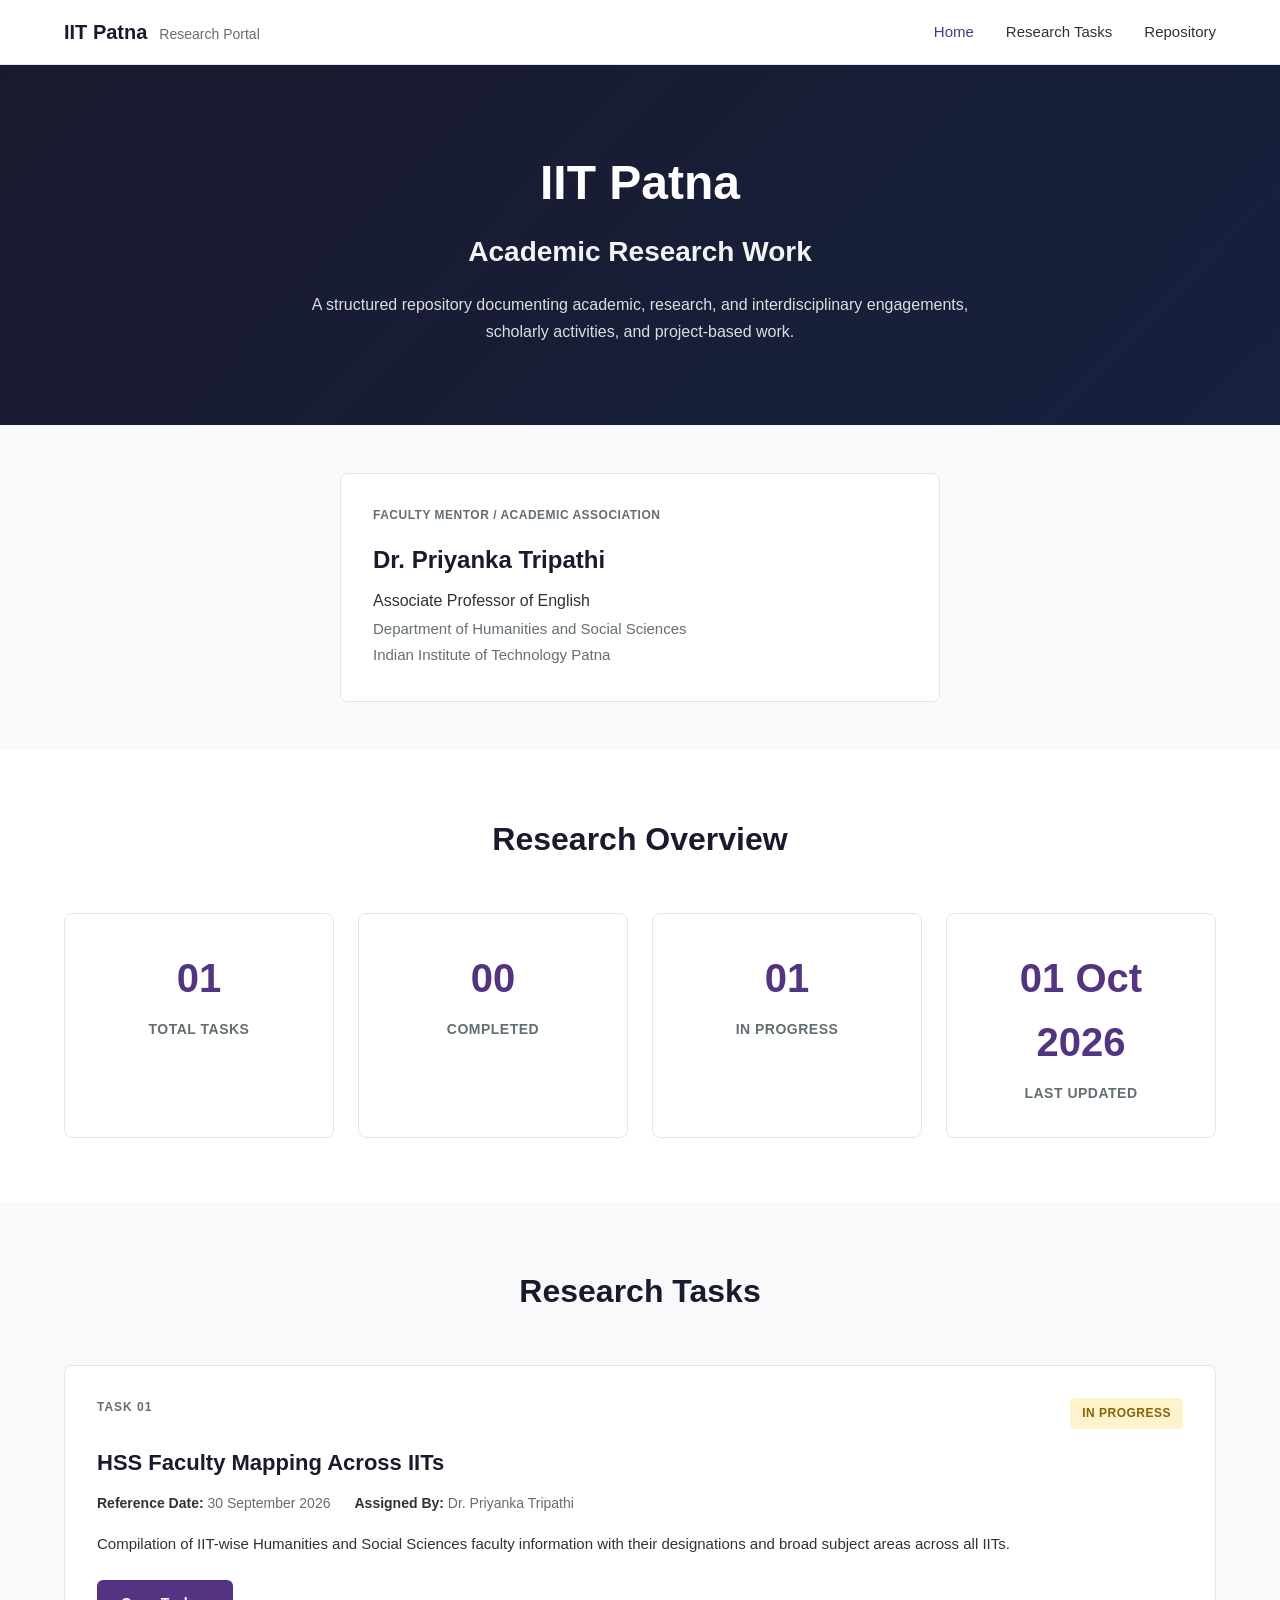
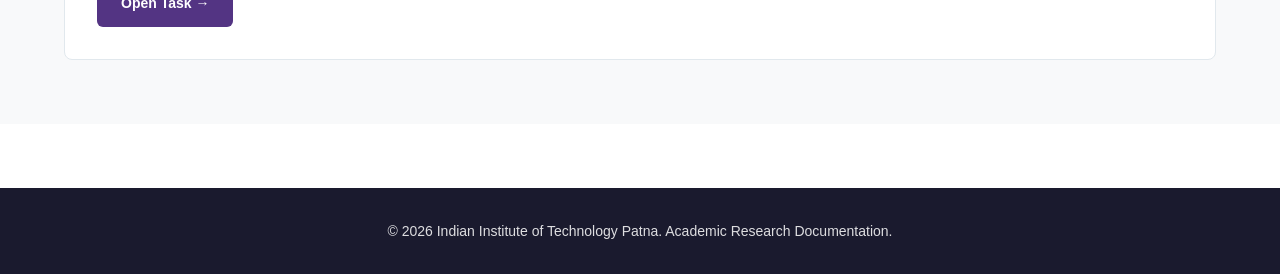
<file: index.html>
<!DOCTYPE html>
<html lang="en">
<head>
    <meta charset="UTF-8">
    <meta name="viewport" content="width=device-width, initial-scale=1.0">
    <title>IIT Patna – Academic Research Work</title>
    <link rel="stylesheet" href="assets/css/main.css">
</head>
<body>
    <nav class="navbar">
        <div class="container">
            <div class="nav-brand">
                <span class="nav-logo">IIT Patna</span>
                <span class="nav-title">Research Portal</span>
            </div>
            <ul class="nav-menu">
                <li><a href="index.html" class="active">Home</a></li>
                <li><a href="#tasks">Research Tasks</a></li>
                <li><a href="https://github.com" target="_blank">Repository</a></li>
            </ul>
        </div>
    </nav>

    <header class="hero">
        <div class="container">
            <div class="hero-content">
                <h1 class="hero-title">IIT Patna</h1>
                <h2 class="hero-subtitle">Academic Research Work</h2>
                <p class="hero-description">A structured repository documenting academic, research, and interdisciplinary engagements, scholarly activities, and project-based work.</p>
            </div>
        </div>
    </header>

    <section class="mentor-section">
        <div class="container">
            <div class="mentor-card">
                <div class="mentor-label">Faculty Mentor / Academic Association</div>
                <h3 class="mentor-name" id="mentorName">Dr. Priyanka Tripathi</h3>
                <p class="mentor-title" id="mentorTitle">Associate Professor of English</p>
                <p class="mentor-dept" id="mentorDept">Department of Humanities and Social Sciences</p>
                <p class="mentor-inst" id="mentorInst">Indian Institute of Technology Patna</p>
            </div>
        </div>
    </section>

    <section class="statistics">
        <div class="container">
            <h2 class="section-title">Research Overview</h2>
            <div class="stats-grid">
                <div class="stat-card">
                    <div class="stat-value" id="totalTasks">02</div>
                    <div class="stat-label">Total Tasks</div>
                </div>
                <div class="stat-card">
                    <div class="stat-value" id="completedTasks">00</div>
                    <div class="stat-label">Completed</div>
                </div>
                <div class="stat-card">
                    <div class="stat-value" id="inProgressTasks">01</div>
                    <div class="stat-label">In Progress</div>
                </div>
                <div class="stat-card">
                    <div class="stat-value" id="lastUpdated">01 Oct 2026</div>
                    <div class="stat-label">Last Updated</div>
                </div>
            </div>
        </div>
    </section>

    <section class="tasks-section" id="tasks">
        <div class="container">
            <h2 class="section-title">Research Tasks</h2>
            <div class="tasks-grid" id="tasksGrid">
                <!-- Tasks will be loaded dynamically -->
            </div>
        </div>
    </section>

    <footer class="footer">
        <div class="container">
            <p>&copy; 2026 Indian Institute of Technology Patna. Academic Research Documentation.</p>
        </div>
    </footer>

    <script src="assets/js/main.js"></script>
</body>
</html>
</file>
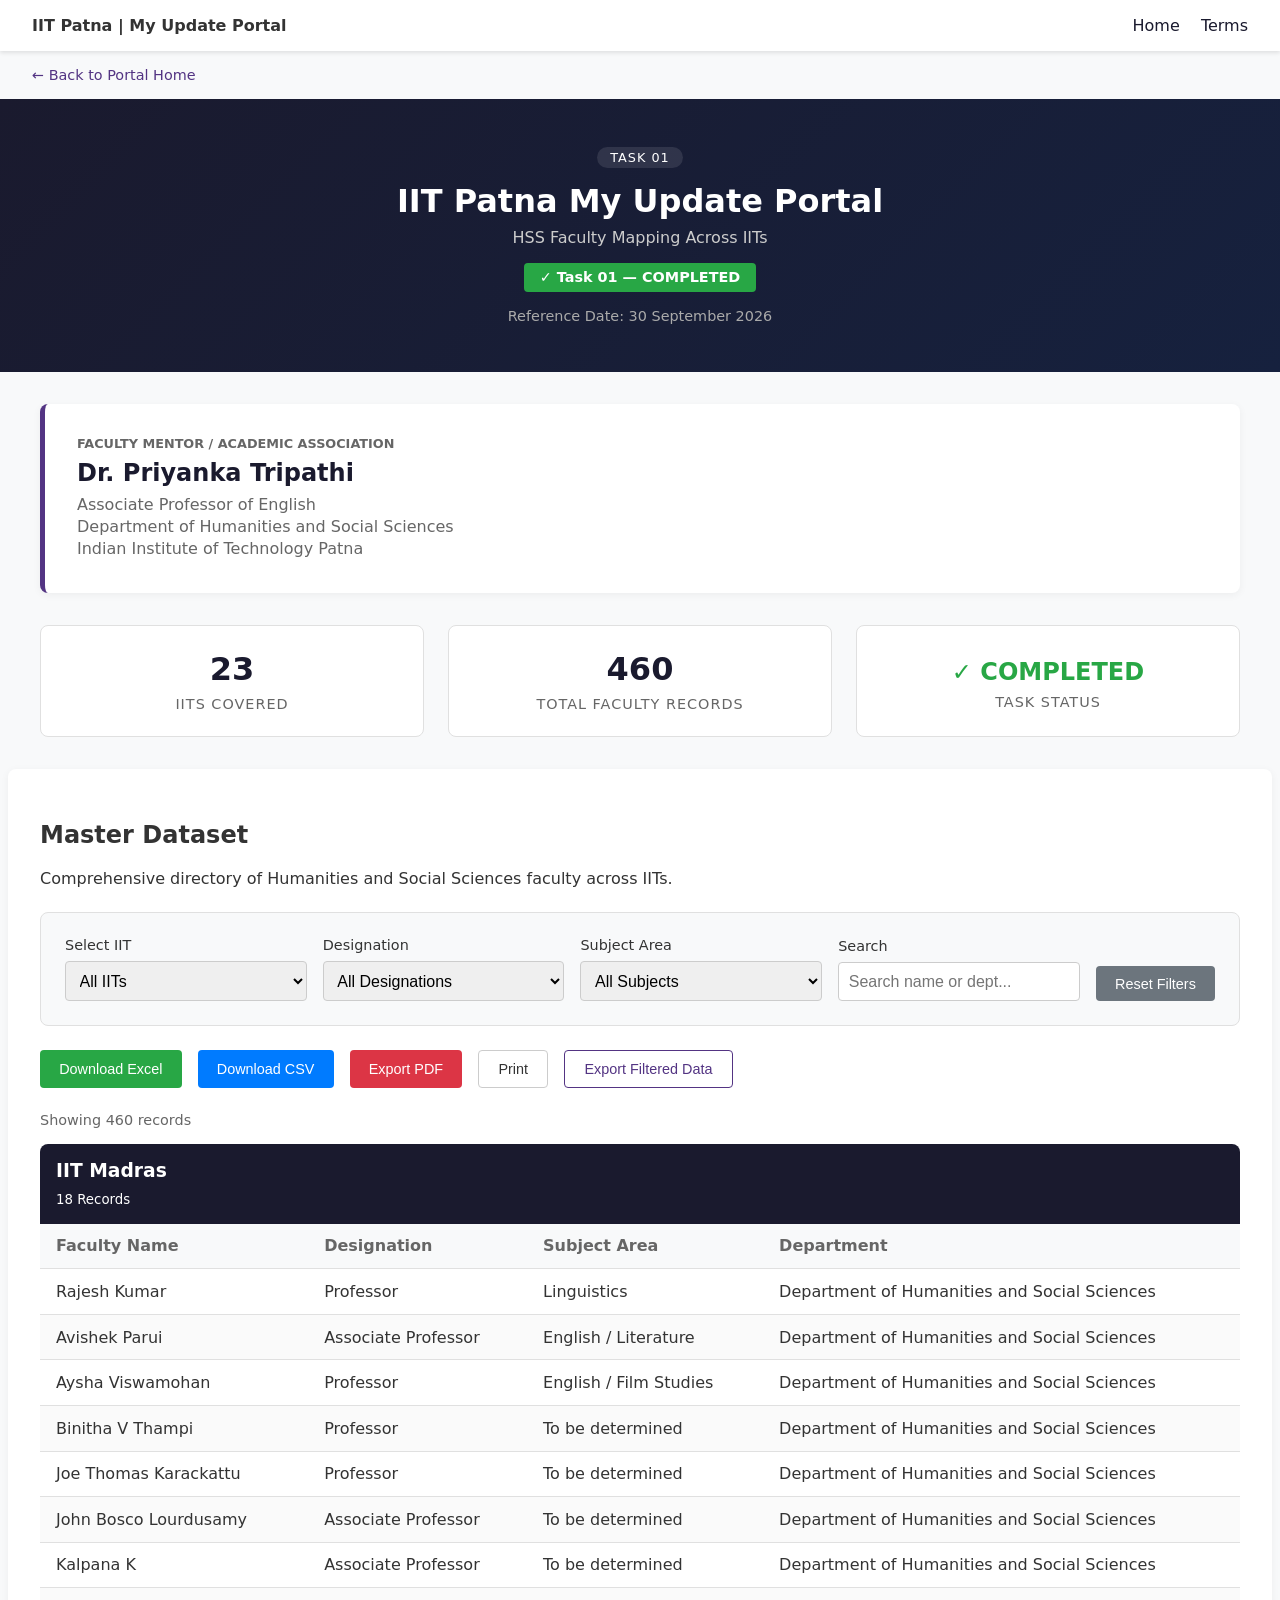
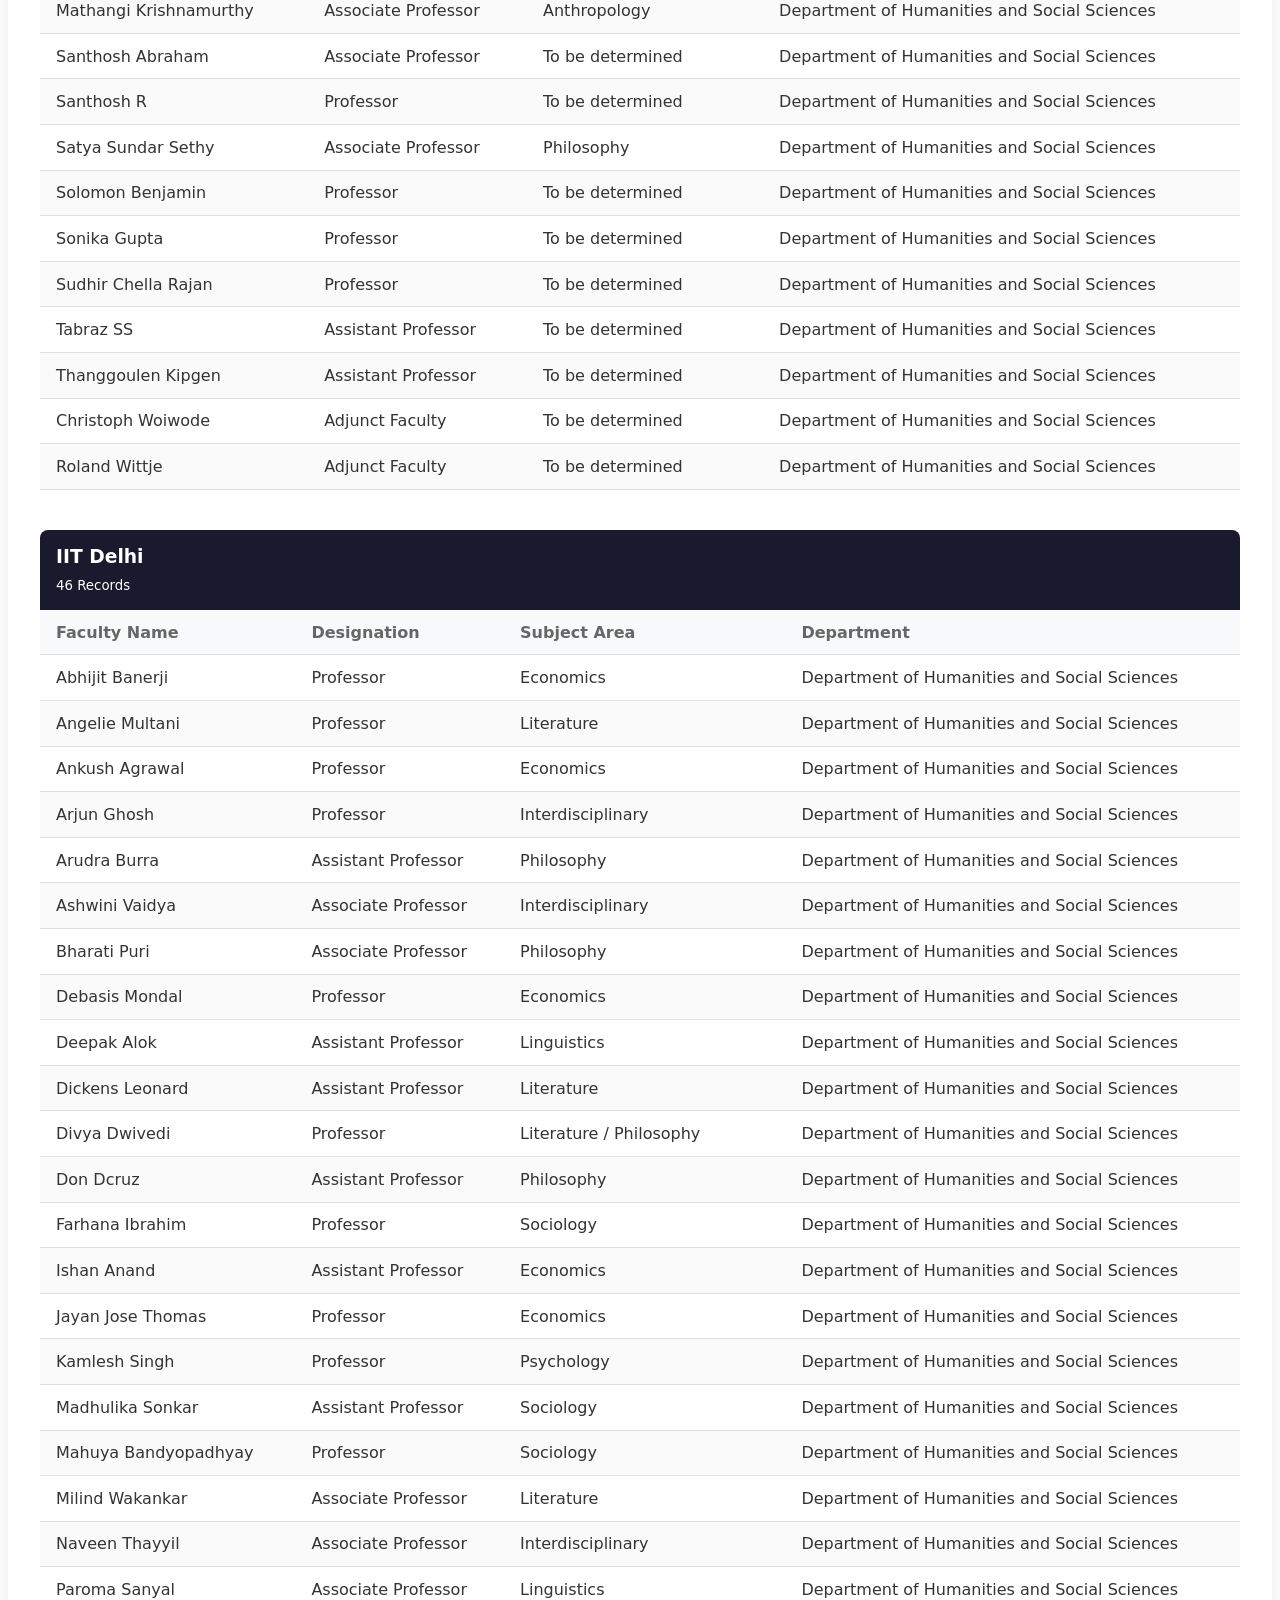
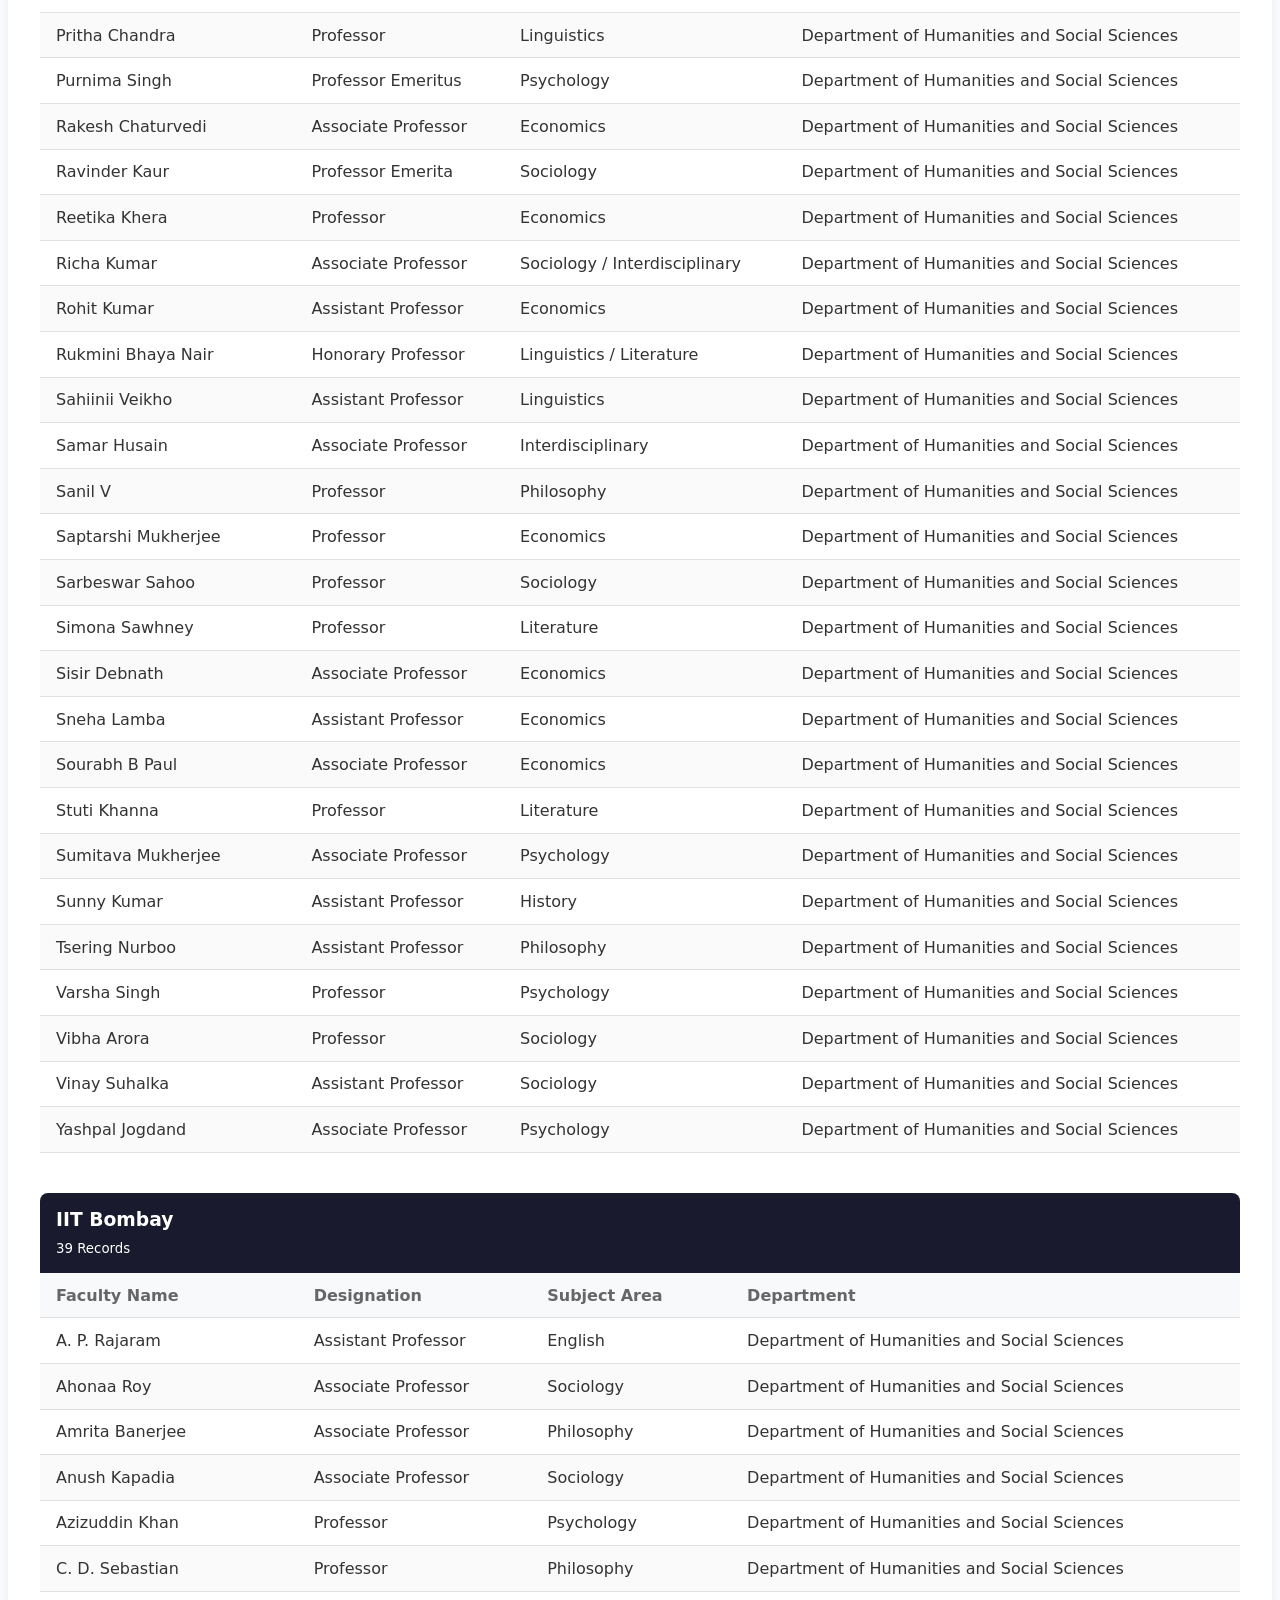
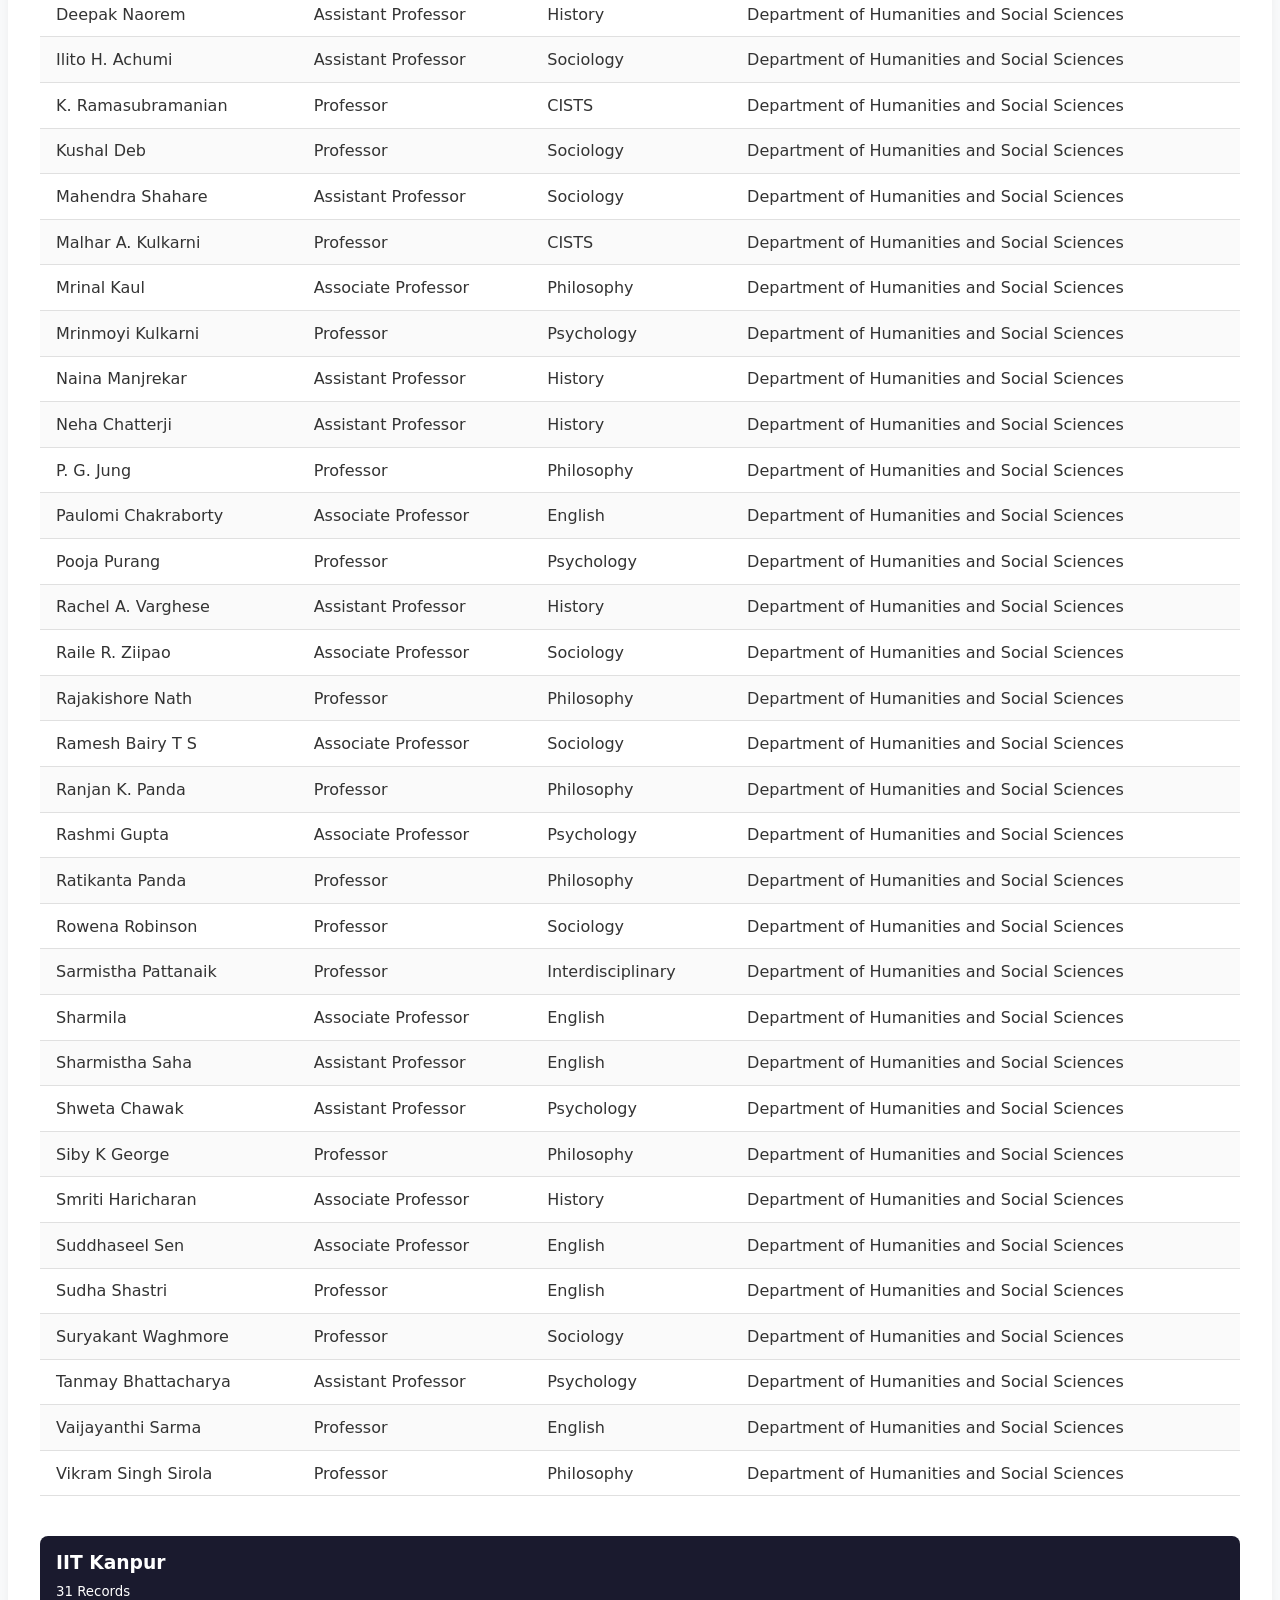
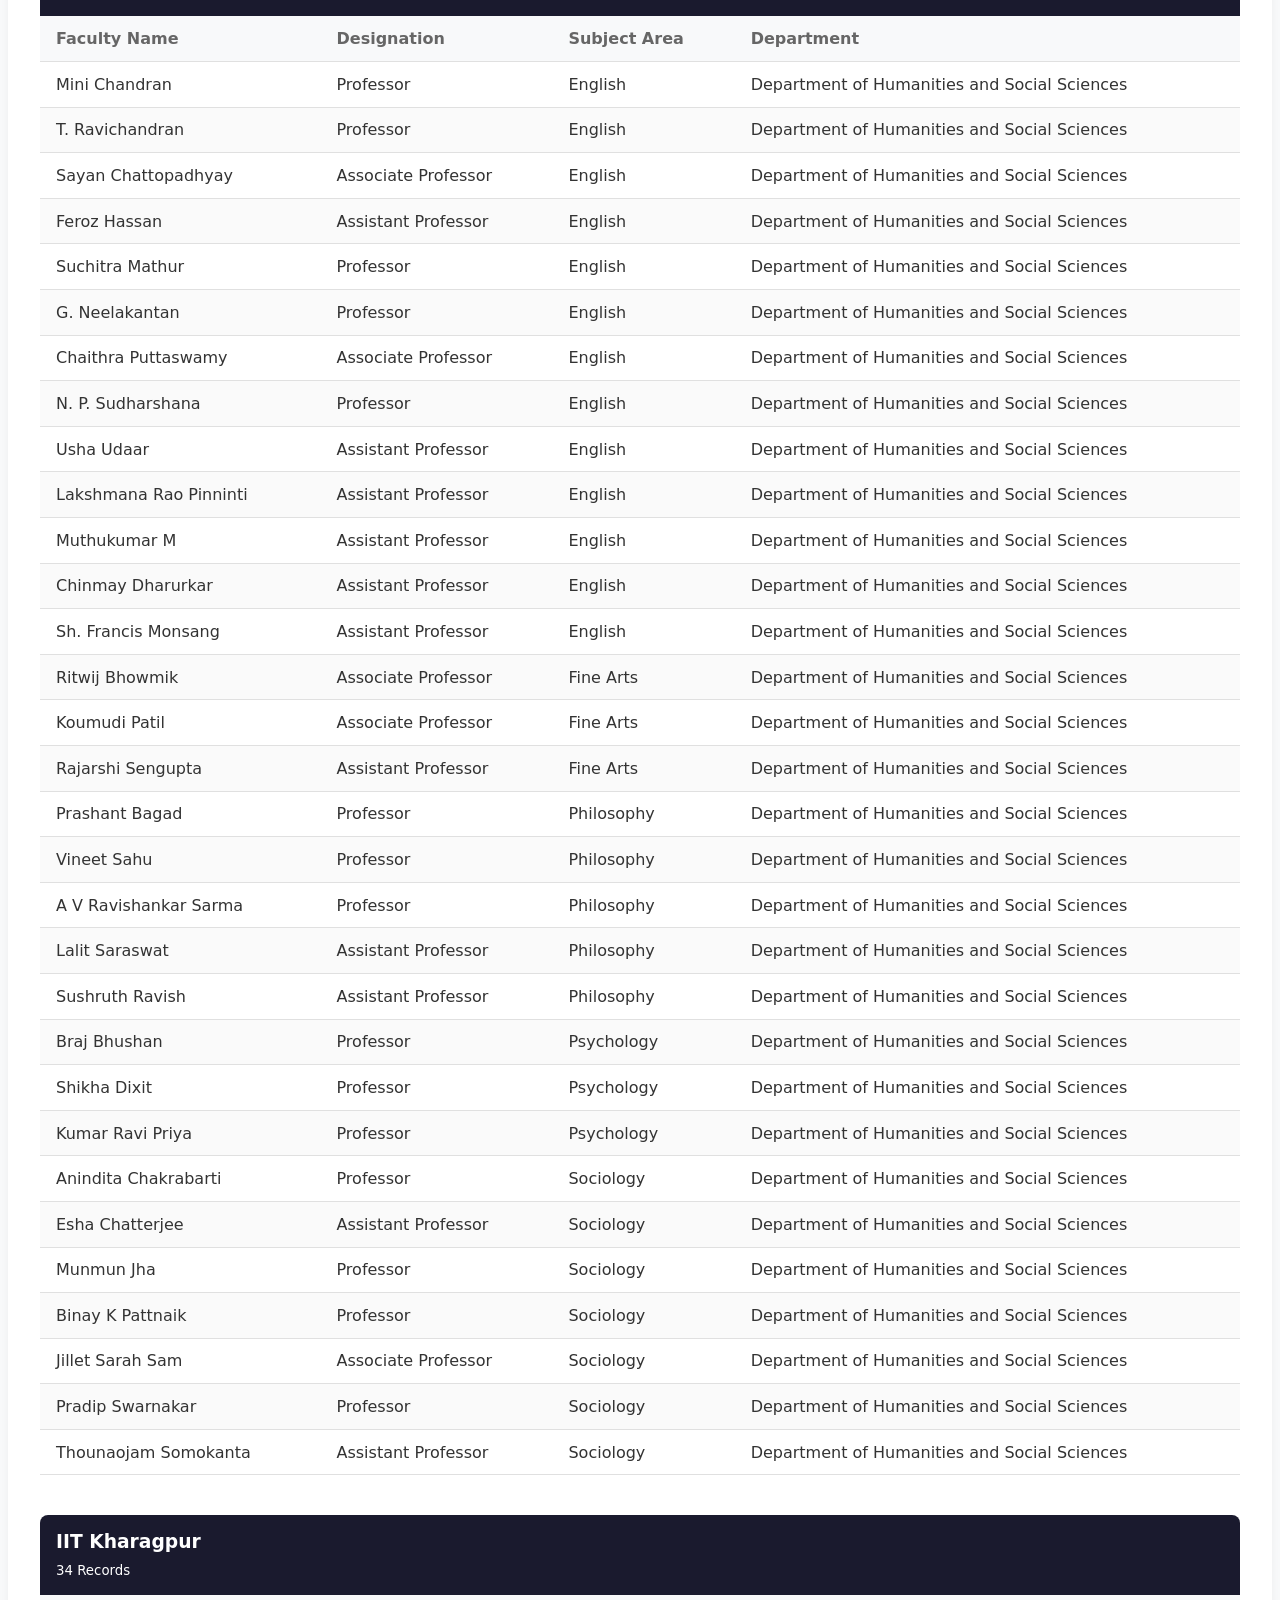
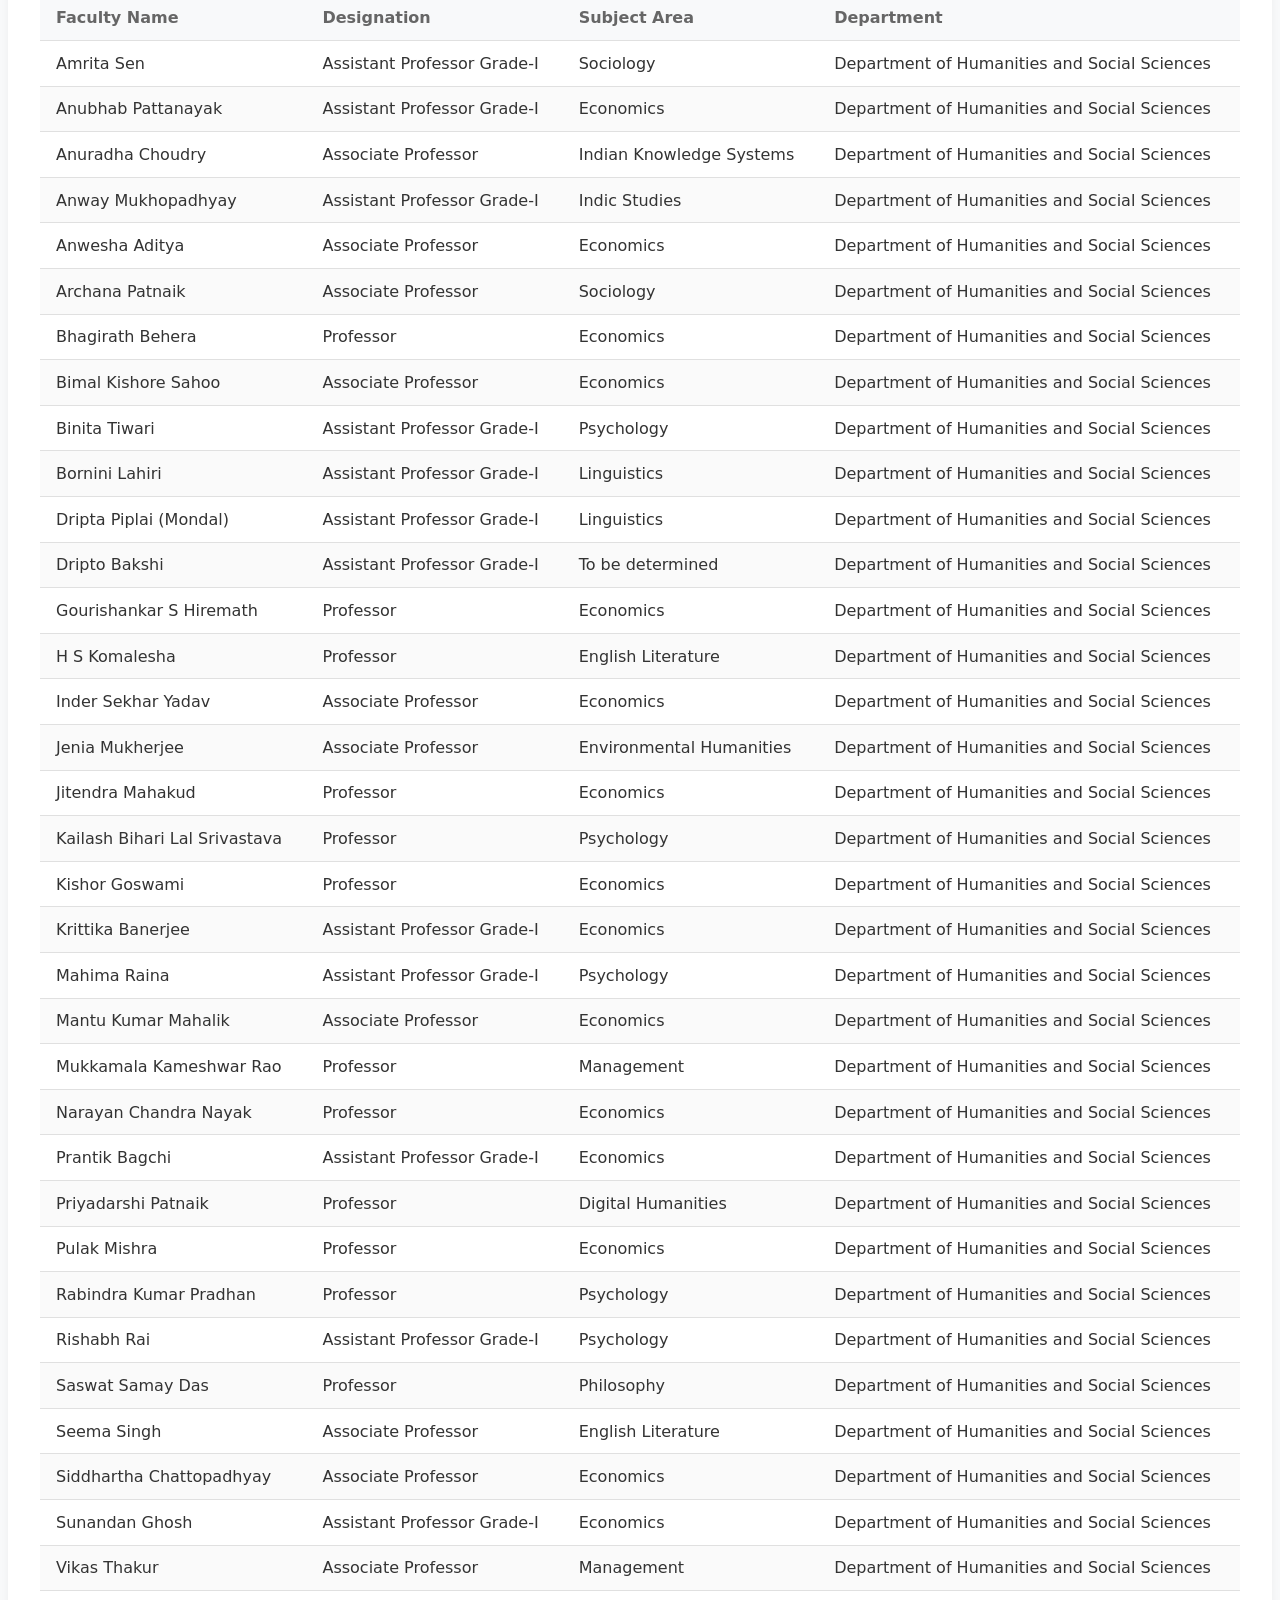
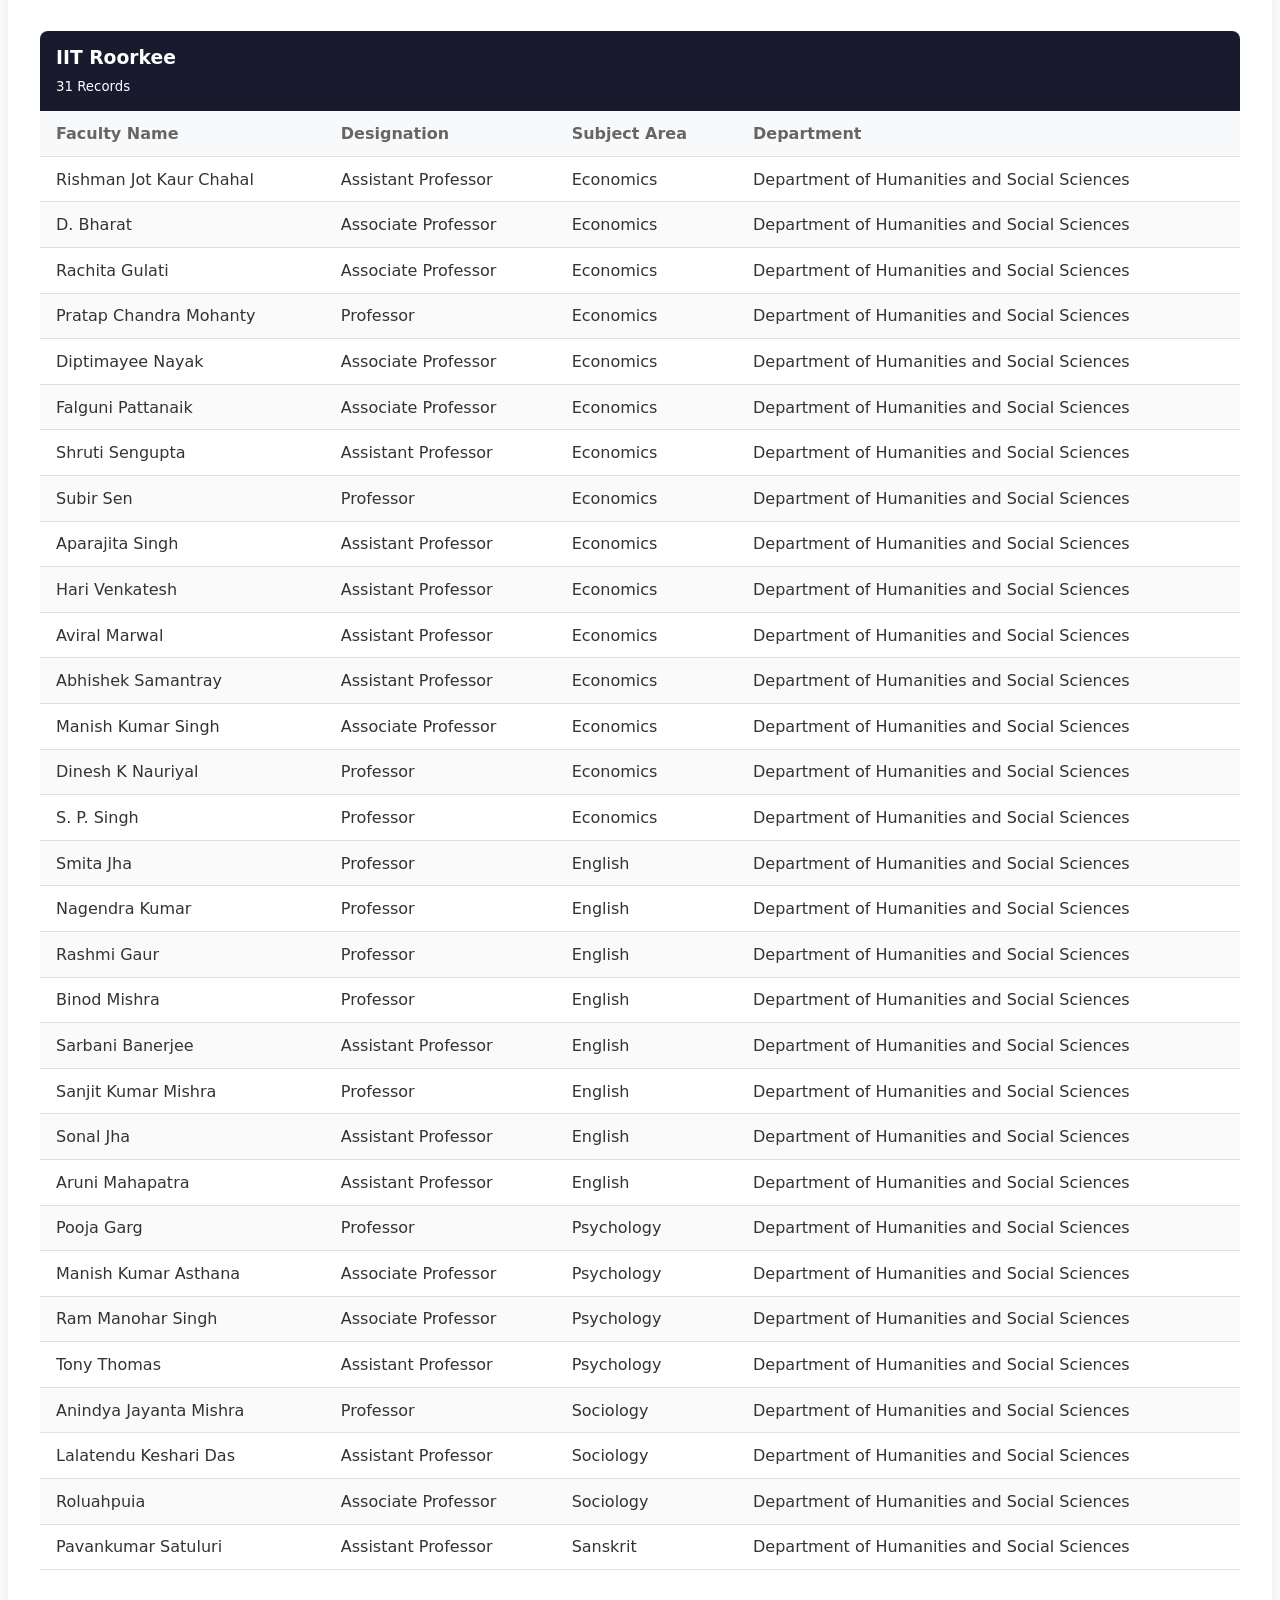
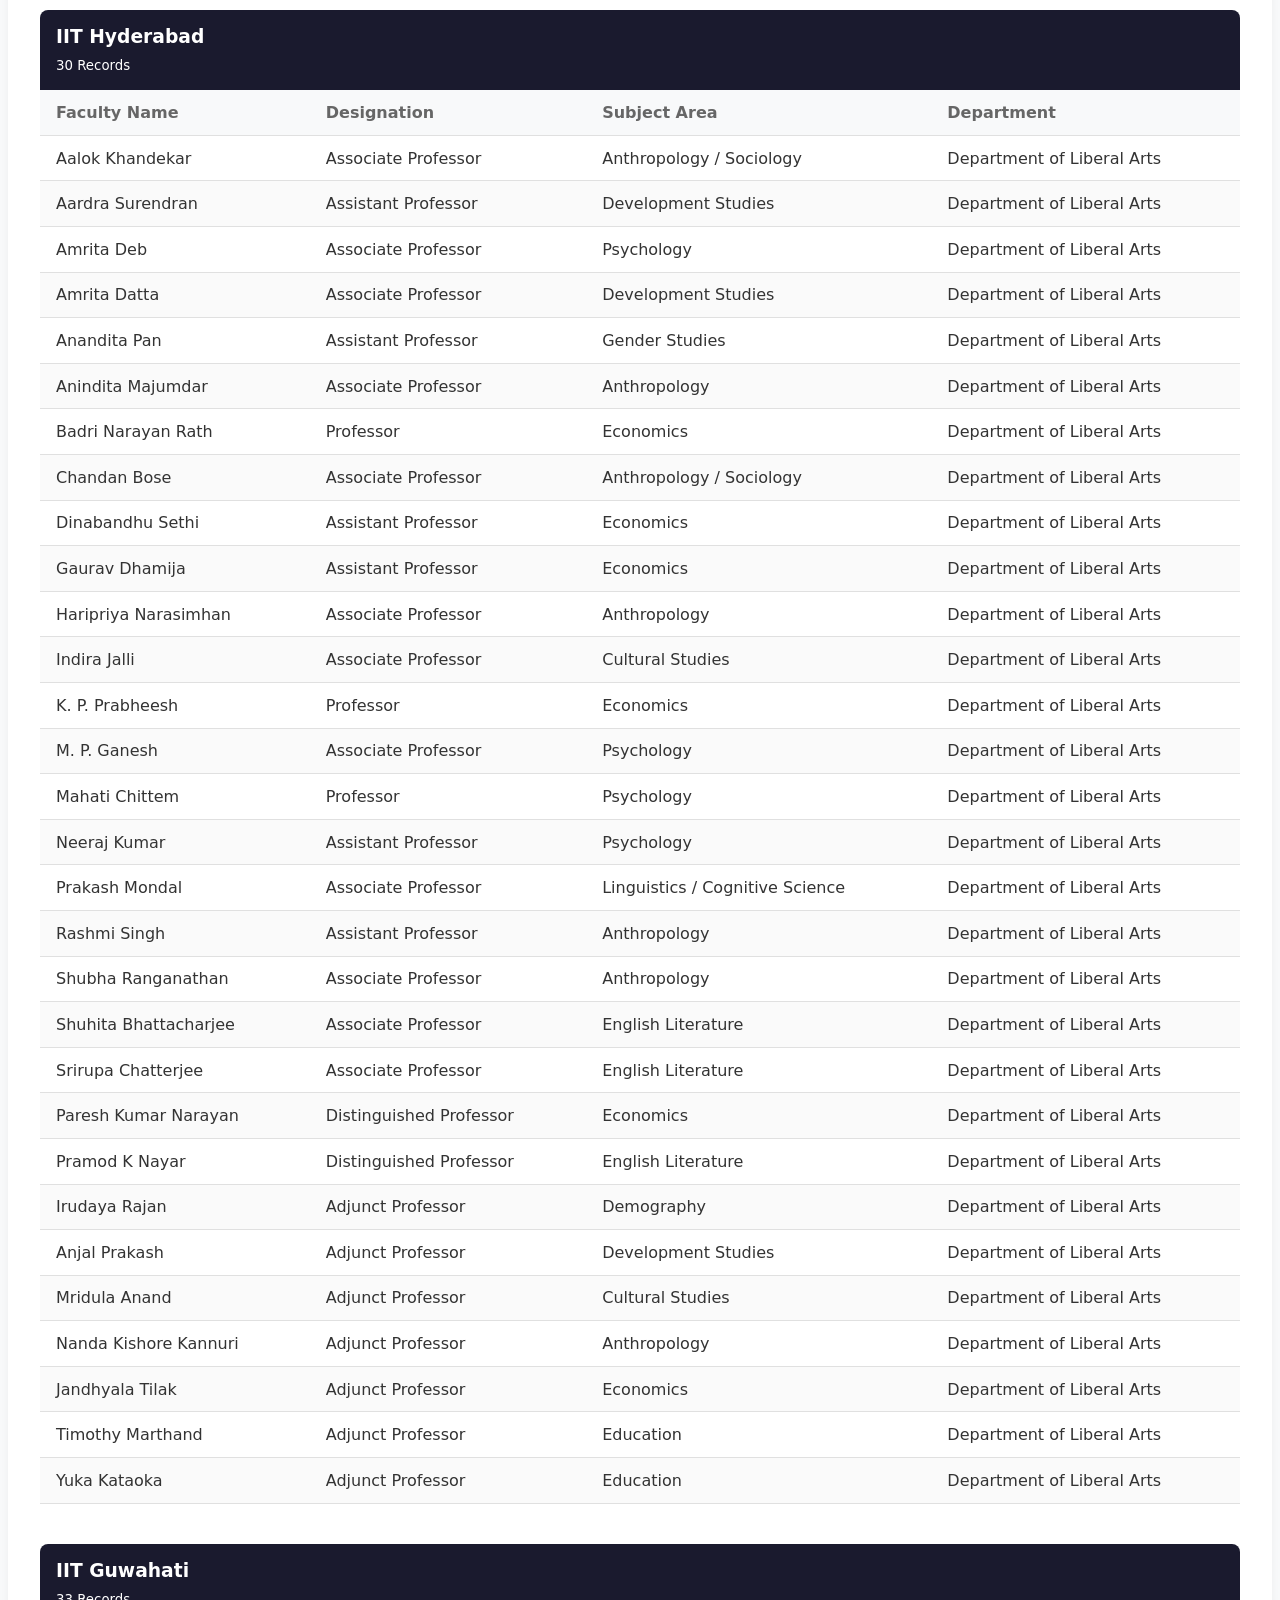
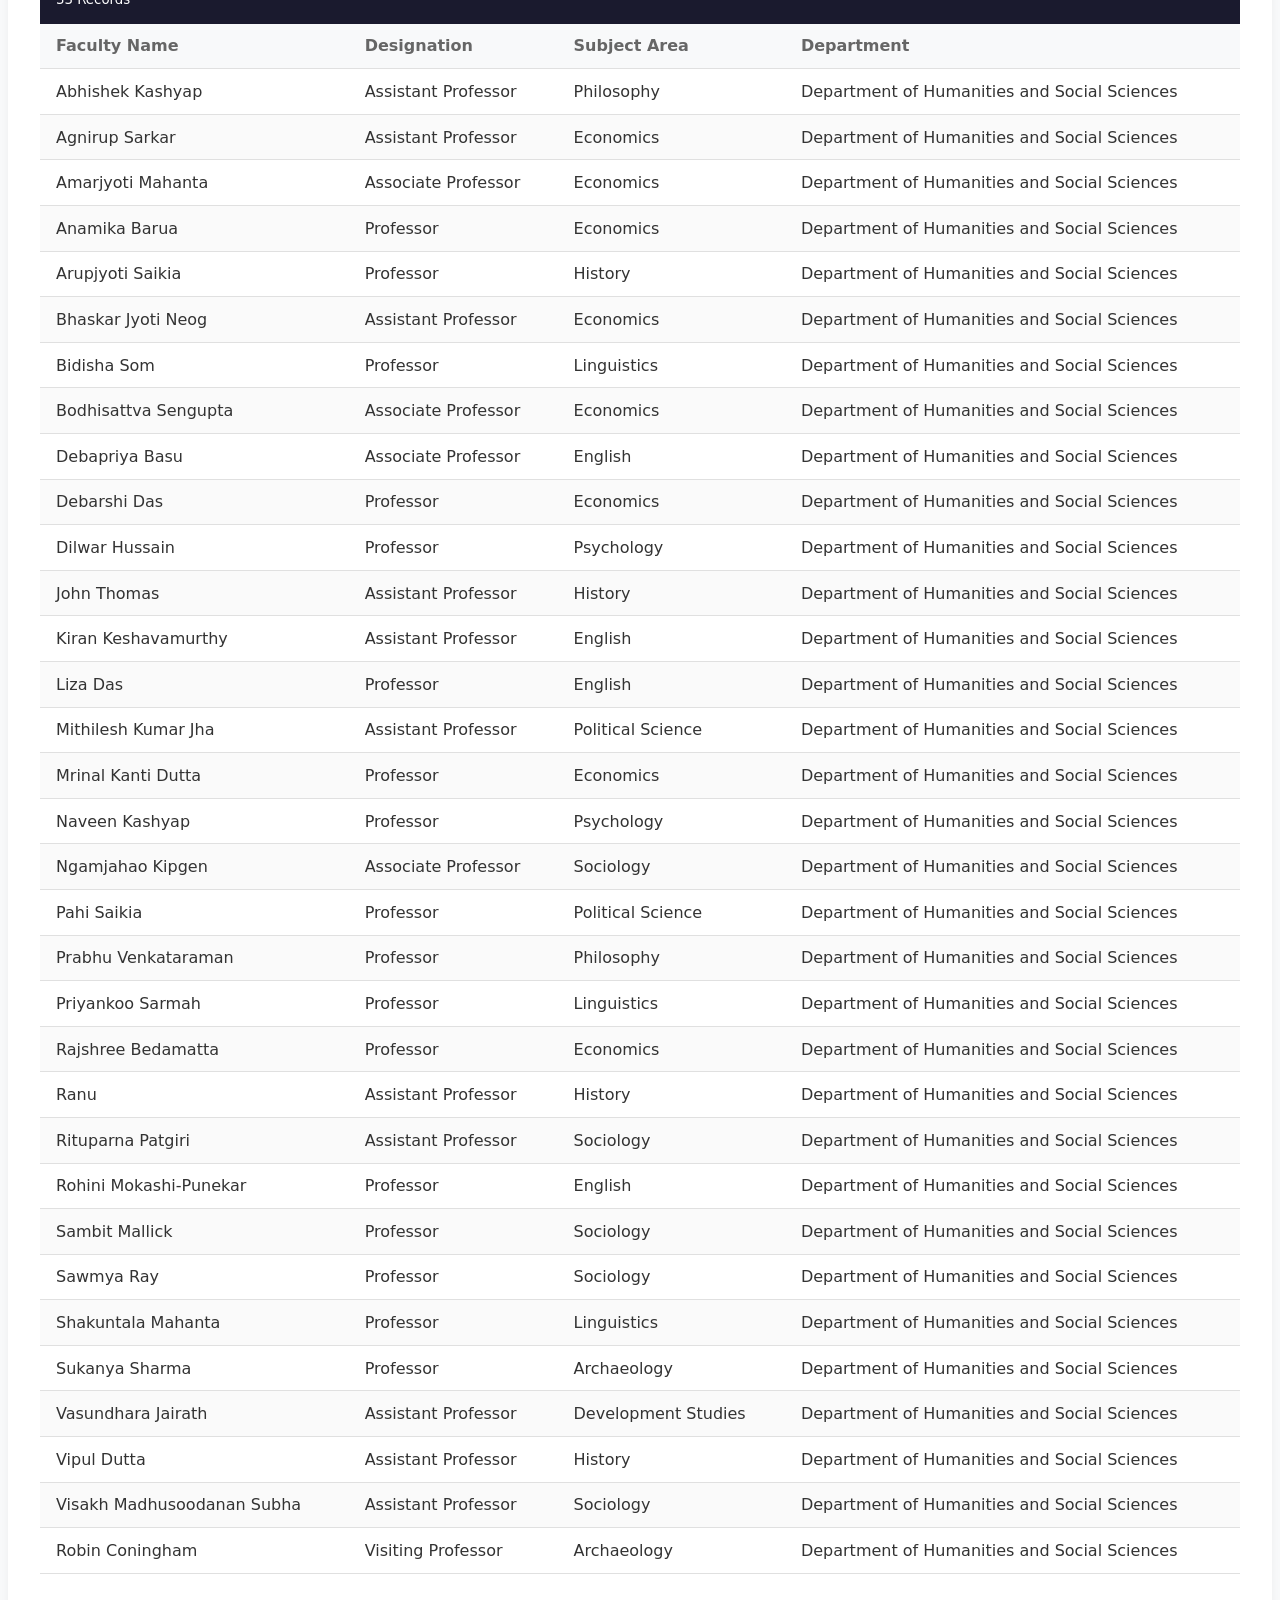
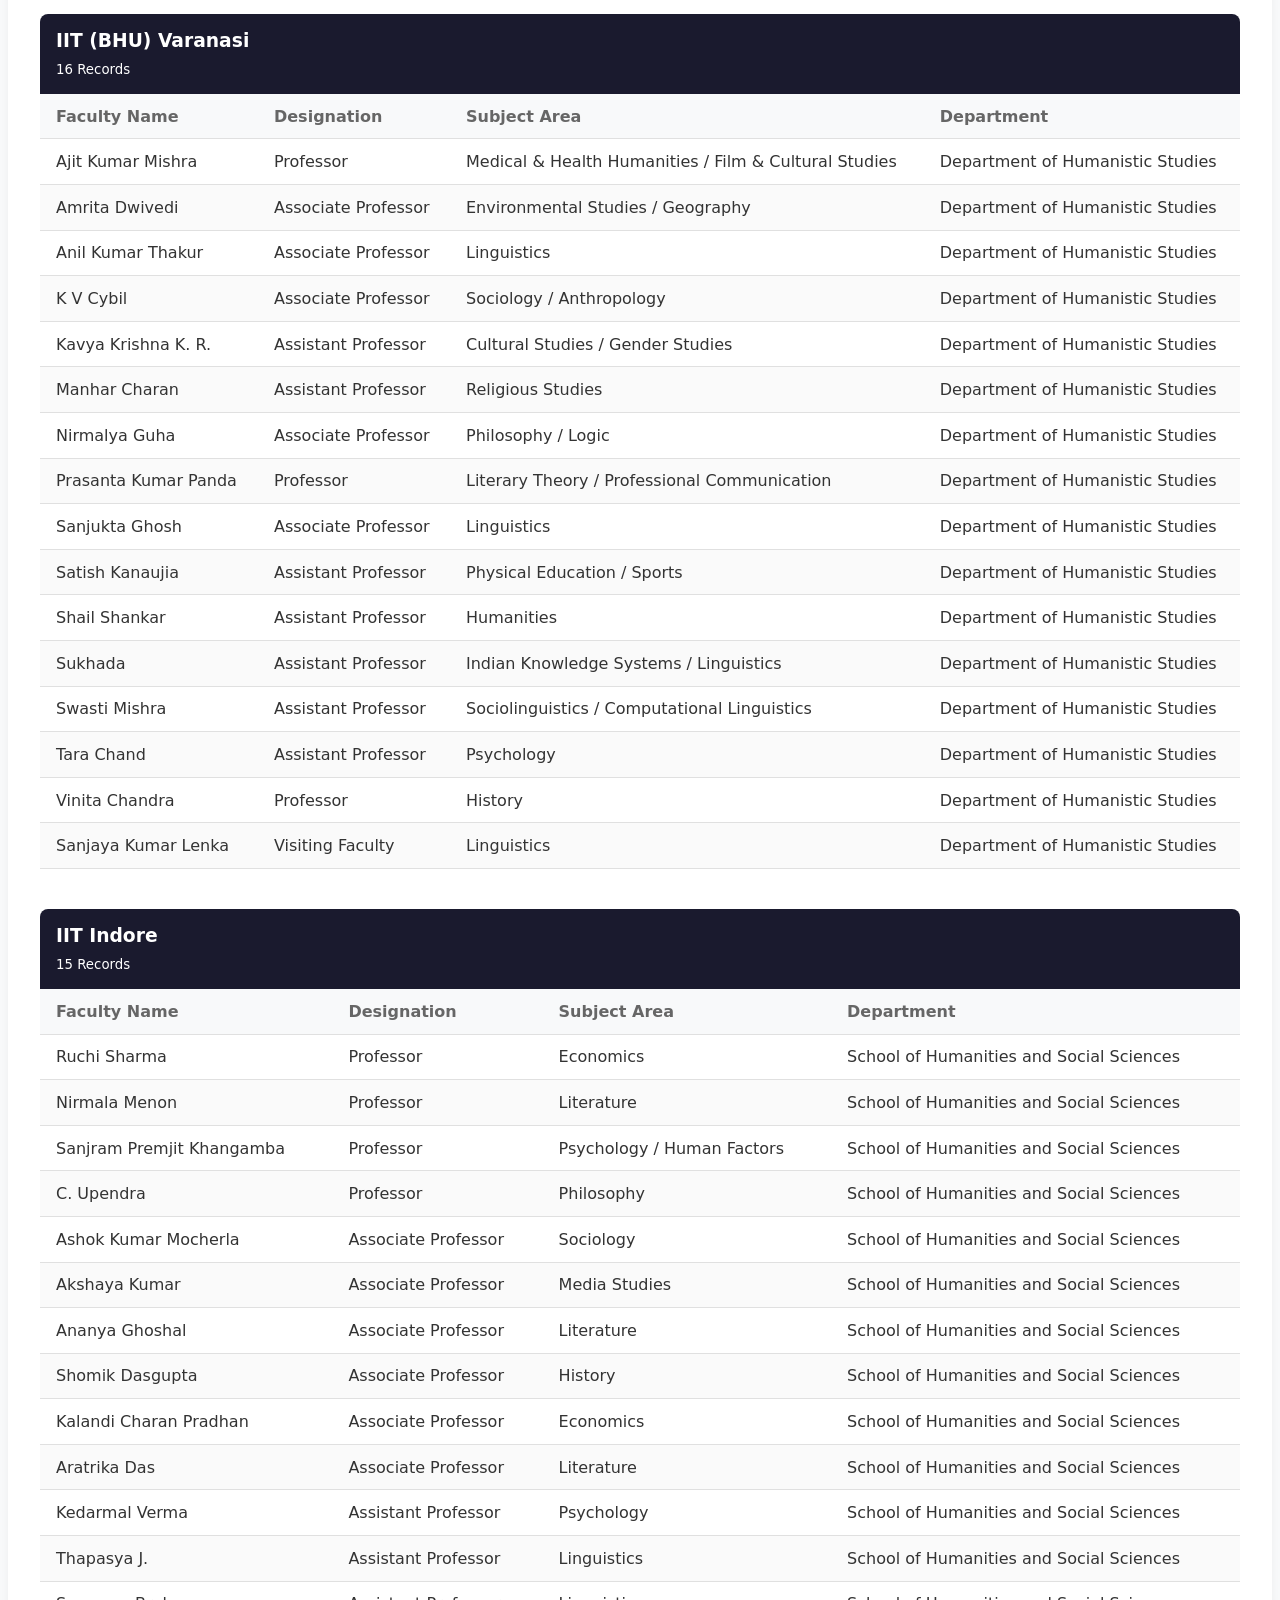
<file: tasks/task-01/index.html>
<!DOCTYPE html>
<html lang="en">
<head>
  <meta charset="UTF-8">
  <meta name="viewport" content="width=device-width, initial-scale=1.0">
  <title>IIT Patna My Update Portal | Task 01</title>
  <style>
    :root {
      --primary: #1a1a2e;
      --accent: #533483;
      --light-bg: #f8f9fa;
      --border: #e0e0e0;
      --text: #333;
      --text-muted: #666;
    }
    body {
      font-family: system-ui, -apple-system, sans-serif;
      margin: 0;
      padding: 0;
      background: var(--light-bg);
      color: var(--text);
    }
    .navbar {
      background: white;
      padding: 1rem 2rem;
      display: flex;
      justify-content: space-between;
      align-items: center;
      position: sticky;
      top: 0;
      z-index: 100;
      box-shadow: 0 2px 4px rgba(0,0,0,0.1);
    }
    .nav-links a {
      margin-left: 1rem;
      text-decoration: none;
      color: var(--primary);
      font-weight: 500;
    }
    .breadcrumb {
      padding: 1rem 2rem;
      font-size: 0.9rem;
    }
    .breadcrumb a { color: var(--accent); text-decoration: none; }
    
    .hero {
      background: linear-gradient(135deg, var(--primary), #16213e);
      color: white;
      padding: 3rem 2rem;
      text-align: center;
    }
    .hero-tag {
      background: rgba(255,255,255,0.1);
      padding: 0.2rem 0.8rem;
      border-radius: 20px;
      font-size: 0.8rem;
      text-transform: uppercase;
      letter-spacing: 1px;
    }
    .hero h1 { margin: 1rem 0 0.5rem; }
    .hero p { color: #ccc; margin: 0 0 1rem; }
    .badge {
      display: inline-block;
      background: #28a745;
      color: white;
      padding: 0.4rem 1rem;
      border-radius: 4px;
      font-weight: bold;
      font-size: 0.9rem;
      margin-bottom: 1rem;
    }
    .ref-date { font-size: 0.9rem; color: #aaa; }
    
    .mentor-section, .stats-section, .dataset-section {
      max-width: 1200px;
      margin: 2rem auto;
      padding: 0 2rem;
    }
    
    .mentor-card {
      background: white;
      padding: 2rem;
      border-radius: 8px;
      border-left: 5px solid var(--accent);
      box-shadow: 0 2px 8px rgba(0,0,0,0.05);
    }
    .mentor-label { font-size: 0.8rem; color: var(--text-muted); text-transform: uppercase; font-weight: bold; }
    .mentor-card h2 { margin: 0.5rem 0; color: var(--primary); }
    .mentor-card p { margin: 0.2rem 0; color: var(--text-muted); }
    
    .stats-section {
      display: grid;
      grid-template-columns: repeat(auto-fit, minmax(250px, 1fr));
      gap: 1.5rem;
    }
    .stat-card {
      background: white;
      padding: 1.5rem;
      border-radius: 8px;
      border: 1px solid var(--border);
      text-align: center;
      transition: transform 0.2s, box-shadow 0.2s;
    }
    .stat-card:hover {
      transform: translateY(-5px);
      box-shadow: 0 5px 15px rgba(0,0,0,0.1);
    }
    .stat-value { font-size: 2rem; font-weight: bold; color: var(--primary); margin-bottom: 0.5rem; }
    .stat-label { color: var(--text-muted); font-size: 0.9rem; text-transform: uppercase; letter-spacing: 1px; }
    .stat-card.status .stat-value { color: #28a745; font-size: 1.5rem; margin-top: 0.5rem; }
    
    .dataset-section { background: white; padding: 2rem; border-radius: 8px; box-shadow: 0 2px 8px rgba(0,0,0,0.05); }
    .filter-box {
      background: var(--light-bg);
      padding: 1.5rem;
      border-radius: 8px;
      border: 1px solid var(--border);
      margin: 1.5rem 0;
      display: flex;
      flex-wrap: wrap;
      gap: 1rem;
      align-items: flex-end;
    }
    .filter-group { flex: 1; min-width: 200px; display: flex; flex-direction: column; gap: 0.5rem; }
    .filter-group label { font-size: 0.9rem; font-weight: 500; }
    .filter-group select, .filter-group input {
      padding: 0.6rem;
      border: 1px solid #ccc;
      border-radius: 4px;
      font-size: 1rem;
    }
    
    .btn {
      padding: 0.6rem 1.2rem;
      border: none;
      border-radius: 4px;
      cursor: pointer;
      font-weight: 500;
      font-size: 0.9rem;
      transition: opacity 0.2s;
    }
    .btn:hover { opacity: 0.9; }
    .btn-reset { background: #6c757d; color: white; }
    
    .export-row {
      display: flex;
      gap: 1rem;
      flex-wrap: wrap;
      margin-bottom: 1.5rem;
    }
    .btn-excel { background: #28a745; color: white; }
    .btn-csv { background: #007bff; color: white; }
    .btn-pdf { background: #dc3545; color: white; }
    .btn-print { background: white; color: #333; border: 1px solid #ccc; }
    .btn-filtered { background: transparent; color: var(--accent); border: 1px solid var(--accent); }
    
    .result-count { font-size: 0.9rem; color: var(--text-muted); margin-bottom: 1rem; }
    
    .iit-section { margin-bottom: 2.5rem; }
    .iit-header {
      background: var(--primary);
      color: white;
      padding: 1rem;
      border-radius: 8px 8px 0 0;
    }
    .iit-header h3 { margin: 0 0 0.5rem 0; }
    
    .table-responsive { overflow-x: auto; }
    table {
      width: 100%;
      border-collapse: collapse;
      text-align: left;
    }
    th, td { padding: 0.8rem 1rem; border-bottom: 1px solid var(--border); }
    th {
      background: var(--light-bg);
      font-weight: 600;
      color: var(--text-muted);
      position: sticky;
      top: 0;
    }
    tr:nth-child(even) { background: #fafafa; }
    tr:hover { background: #f0f0f0; }
    
    footer {
      background: var(--primary);
      color: white;
      text-align: center;
      padding: 2rem;
      margin-top: 4rem;
    }
    footer a { color: #aaa; text-decoration: none; }
    footer p { margin: 0.5rem 0; font-size: 0.9rem; color: #ccc; }
    
    @media print {
      .navbar, .breadcrumb, .filter-box, .export-row, .hero { display: none !important; }
      body { background: white; }
      .dataset-section { box-shadow: none; padding: 0; }
    }
  </style>
</head>
<body>

  <nav class="navbar">
    <div class="brand"><strong>IIT Patna | My Update Portal</strong></div>
    <div class="nav-links">
      <a href="../../index.html">Home</a>
      <a href="./terms.html">Terms</a>
    </div>
  </nav>

  <div class="breadcrumb">
    <a href="../../index.html">← Back to Portal Home</a>
  </div>

  <header class="hero">
    <span class="hero-tag">TASK 01</span>
    <h1>IIT Patna My Update Portal</h1>
    <p>HSS Faculty Mapping Across IITs</p>
    <div class="badge">✓ Task 01 — COMPLETED</div>
    <div class="ref-date">Reference Date: 30 September 2026</div>
  </header>

  <section class="mentor-section">
    <div class="mentor-card">
      <div class="mentor-label">Faculty Mentor / Academic Association</div>
      <h2>Dr. Priyanka Tripathi</h2>
      <p>Associate Professor of English</p>
      <p>Department of Humanities and Social Sciences</p>
      <p>Indian Institute of Technology Patna</p>
    </div>
  </section>

  <section class="stats-section">
    <div class="stat-card">
      <div class="stat-value" id="statIITs">0</div>
      <div class="stat-label">IITs Covered</div>
    </div>
    <div class="stat-card">
      <div class="stat-value" id="statTotal">0</div>
      <div class="stat-label">Total Faculty Records</div>
    </div>
    <div class="stat-card status">
      <div class="stat-value">✓ COMPLETED</div>
      <div class="stat-label">Task Status</div>
    </div>
  </section>

  <section class="dataset-section">
    <h2>Master Dataset</h2>
    <p>Comprehensive directory of Humanities and Social Sciences faculty across IITs.</p>
    
    <div class="filter-box">
      <div class="filter-group">
        <label>Select IIT</label>
        <select id="filterIIT">
          <option value="">All IITs</option>
        </select>
      </div>
      <div class="filter-group">
        <label>Designation</label>
        <select id="filterDesignation">
          <option value="">All Designations</option>
        </select>
      </div>
      <div class="filter-group">
        <label>Subject Area</label>
        <select id="filterSubject">
          <option value="">All Subjects</option>
        </select>
      </div>
      <div class="filter-group">
        <label>Search</label>
        <input type="text" id="searchInput" placeholder="Search name or dept...">
      </div>
      <button class="btn btn-reset" onclick="resetFilters()">Reset Filters</button>
    </div>

    <div class="export-row">
      <button class="btn btn-excel" onclick="exportExcel()">Download Excel</button>
      <button class="btn btn-csv" onclick="exportCSV()">Download CSV</button>
      <button class="btn btn-pdf" onclick="exportPDF()">Export PDF</button>
      <button class="btn btn-print" onclick="printDataset()">Print</button>
      <button class="btn btn-filtered" onclick="exportFilteredCSV()">Export Filtered Data</button>
    </div>

    <p class="result-count" id="resultCount">Showing 0 records</p>
    
    <div id="tableContainer"></div>
  </section>

  <footer>
    <h4>IIT Patna My Update Portal | Task 01</h4>
    <p>Mentor: Dr. Priyanka Tripathi</p>
    <p>© 2026 Pranil Patil</p>
    <p><a href="./terms.html">Terms & Conditions</a> | Disclaimer: This is a research project task, not an official IIT publication.</p>
  </footer>
  <script>
    const MASTER_DATASET = [{"iitName":"IIT Madras","department":"Department of Humanities and Social Sciences","facultyName":"Rajesh Kumar","designation":"Professor","subjectArea":"Linguistics"},{"iitName":"IIT Madras","department":"Department of Humanities and Social Sciences","facultyName":"Avishek Parui","designation":"Associate Professor","subjectArea":"English / Literature"},{"iitName":"IIT Madras","department":"Department of Humanities and Social Sciences","facultyName":"Aysha Viswamohan","designation":"Professor","subjectArea":"English / Film Studies"},{"iitName":"IIT Madras","department":"Department of Humanities and Social Sciences","facultyName":"Binitha V Thampi","designation":"Professor","subjectArea":"To be determined"},{"iitName":"IIT Madras","department":"Department of Humanities and Social Sciences","facultyName":"Joe Thomas Karackattu","designation":"Professor","subjectArea":"To be determined"},{"iitName":"IIT Madras","department":"Department of Humanities and Social Sciences","facultyName":"John Bosco Lourdusamy","designation":"Associate Professor","subjectArea":"To be determined"},{"iitName":"IIT Madras","department":"Department of Humanities and Social Sciences","facultyName":"Kalpana K","designation":"Associate Professor","subjectArea":"To be determined"},{"iitName":"IIT Madras","department":"Department of Humanities and Social Sciences","facultyName":"Mathangi Krishnamurthy","designation":"Associate Professor","subjectArea":"Anthropology"},{"iitName":"IIT Madras","department":"Department of Humanities and Social Sciences","facultyName":"Santhosh Abraham","designation":"Associate Professor","subjectArea":"To be determined"},{"iitName":"IIT Madras","department":"Department of Humanities and Social Sciences","facultyName":"Santhosh R","designation":"Professor","subjectArea":"To be determined"},{"iitName":"IIT Madras","department":"Department of Humanities and Social Sciences","facultyName":"Satya Sundar Sethy","designation":"Associate Professor","subjectArea":"Philosophy"},{"iitName":"IIT Madras","department":"Department of Humanities and Social Sciences","facultyName":"Solomon Benjamin","designation":"Professor","subjectArea":"To be determined"},{"iitName":"IIT Madras","department":"Department of Humanities and Social Sciences","facultyName":"Sonika Gupta","designation":"Professor","subjectArea":"To be determined"},{"iitName":"IIT Madras","department":"Department of Humanities and Social Sciences","facultyName":"Sudhir Chella Rajan","designation":"Professor","subjectArea":"To be determined"},{"iitName":"IIT Madras","department":"Department of Humanities and Social Sciences","facultyName":"Tabraz SS","designation":"Assistant Professor","subjectArea":"To be determined"},{"iitName":"IIT Madras","department":"Department of Humanities and Social Sciences","facultyName":"Thanggoulen Kipgen","designation":"Assistant Professor","subjectArea":"To be determined"},{"iitName":"IIT Madras","department":"Department of Humanities and Social Sciences","facultyName":"Christoph Woiwode","designation":"Adjunct Faculty","subjectArea":"To be determined"},{"iitName":"IIT Madras","department":"Department of Humanities and Social Sciences","facultyName":"Roland Wittje","designation":"Adjunct Faculty","subjectArea":"To be determined"},{"iitName":"IIT Delhi","department":"Department of Humanities and Social Sciences","facultyName":"Abhijit Banerji","designation":"Professor","subjectArea":"Economics"},{"iitName":"IIT Delhi","department":"Department of Humanities and Social Sciences","facultyName":"Angelie Multani","designation":"Professor","subjectArea":"Literature"},{"iitName":"IIT Delhi","department":"Department of Humanities and Social Sciences","facultyName":"Ankush Agrawal","designation":"Professor","subjectArea":"Economics"},{"iitName":"IIT Delhi","department":"Department of Humanities and Social Sciences","facultyName":"Arjun Ghosh","designation":"Professor","subjectArea":"Interdisciplinary"},{"iitName":"IIT Delhi","department":"Department of Humanities and Social Sciences","facultyName":"Arudra Burra","designation":"Assistant Professor","subjectArea":"Philosophy"},{"iitName":"IIT Delhi","department":"Department of Humanities and Social Sciences","facultyName":"Ashwini Vaidya","designation":"Associate Professor","subjectArea":"Interdisciplinary"},{"iitName":"IIT Delhi","department":"Department of Humanities and Social Sciences","facultyName":"Bharati Puri","designation":"Associate Professor","subjectArea":"Philosophy"},{"iitName":"IIT Delhi","department":"Department of Humanities and Social Sciences","facultyName":"Debasis Mondal","designation":"Professor","subjectArea":"Economics"},{"iitName":"IIT Delhi","department":"Department of Humanities and Social Sciences","facultyName":"Deepak Alok","designation":"Assistant Professor","subjectArea":"Linguistics"},{"iitName":"IIT Delhi","department":"Department of Humanities and Social Sciences","facultyName":"Dickens Leonard","designation":"Assistant Professor","subjectArea":"Literature"},{"iitName":"IIT Delhi","department":"Department of Humanities and Social Sciences","facultyName":"Divya Dwivedi","designation":"Professor","subjectArea":"Literature / Philosophy"},{"iitName":"IIT Delhi","department":"Department of Humanities and Social Sciences","facultyName":"Don Dcruz","designation":"Assistant Professor","subjectArea":"Philosophy"},{"iitName":"IIT Delhi","department":"Department of Humanities and Social Sciences","facultyName":"Farhana Ibrahim","designation":"Professor","subjectArea":"Sociology"},{"iitName":"IIT Delhi","department":"Department of Humanities and Social Sciences","facultyName":"Ishan Anand","designation":"Assistant Professor","subjectArea":"Economics"},{"iitName":"IIT Delhi","department":"Department of Humanities and Social Sciences","facultyName":"Jayan Jose Thomas","designation":"Professor","subjectArea":"Economics"},{"iitName":"IIT Delhi","department":"Department of Humanities and Social Sciences","facultyName":"Kamlesh Singh","designation":"Professor","subjectArea":"Psychology"},{"iitName":"IIT Delhi","department":"Department of Humanities and Social Sciences","facultyName":"Madhulika Sonkar","designation":"Assistant Professor","subjectArea":"Sociology"},{"iitName":"IIT Delhi","department":"Department of Humanities and Social Sciences","facultyName":"Mahuya Bandyopadhyay","designation":"Professor","subjectArea":"Sociology"},{"iitName":"IIT Delhi","department":"Department of Humanities and Social Sciences","facultyName":"Milind Wakankar","designation":"Associate Professor","subjectArea":"Literature"},{"iitName":"IIT Delhi","department":"Department of Humanities and Social Sciences","facultyName":"Naveen Thayyil","designation":"Associate Professor","subjectArea":"Interdisciplinary"},{"iitName":"IIT Delhi","department":"Department of Humanities and Social Sciences","facultyName":"Paroma Sanyal","designation":"Associate Professor","subjectArea":"Linguistics"},{"iitName":"IIT Delhi","department":"Department of Humanities and Social Sciences","facultyName":"Pritha Chandra","designation":"Professor","subjectArea":"Linguistics"},{"iitName":"IIT Delhi","department":"Department of Humanities and Social Sciences","facultyName":"Purnima Singh","designation":"Professor Emeritus","subjectArea":"Psychology"},{"iitName":"IIT Delhi","department":"Department of Humanities and Social Sciences","facultyName":"Rakesh Chaturvedi","designation":"Associate Professor","subjectArea":"Economics"},{"iitName":"IIT Delhi","department":"Department of Humanities and Social Sciences","facultyName":"Ravinder Kaur","designation":"Professor Emerita","subjectArea":"Sociology"},{"iitName":"IIT Delhi","department":"Department of Humanities and Social Sciences","facultyName":"Reetika Khera","designation":"Professor","subjectArea":"Economics"},{"iitName":"IIT Delhi","department":"Department of Humanities and Social Sciences","facultyName":"Richa Kumar","designation":"Associate Professor","subjectArea":"Sociology / Interdisciplinary"},{"iitName":"IIT Delhi","department":"Department of Humanities and Social Sciences","facultyName":"Rohit Kumar","designation":"Assistant Professor","subjectArea":"Economics"},{"iitName":"IIT Delhi","department":"Department of Humanities and Social Sciences","facultyName":"Rukmini Bhaya Nair","designation":"Honorary Professor","subjectArea":"Linguistics / Literature"},{"iitName":"IIT Delhi","department":"Department of Humanities and Social Sciences","facultyName":"Sahiinii Veikho","designation":"Assistant Professor","subjectArea":"Linguistics"},{"iitName":"IIT Delhi","department":"Department of Humanities and Social Sciences","facultyName":"Samar Husain","designation":"Associate Professor","subjectArea":"Interdisciplinary"},{"iitName":"IIT Delhi","department":"Department of Humanities and Social Sciences","facultyName":"Sanil V","designation":"Professor","subjectArea":"Philosophy"},{"iitName":"IIT Delhi","department":"Department of Humanities and Social Sciences","facultyName":"Saptarshi Mukherjee","designation":"Professor","subjectArea":"Economics"},{"iitName":"IIT Delhi","department":"Department of Humanities and Social Sciences","facultyName":"Sarbeswar Sahoo","designation":"Professor","subjectArea":"Sociology"},{"iitName":"IIT Delhi","department":"Department of Humanities and Social Sciences","facultyName":"Simona Sawhney","designation":"Professor","subjectArea":"Literature"},{"iitName":"IIT Delhi","department":"Department of Humanities and Social Sciences","facultyName":"Sisir Debnath","designation":"Associate Professor","subjectArea":"Economics"},{"iitName":"IIT Delhi","department":"Department of Humanities and Social Sciences","facultyName":"Sneha Lamba","designation":"Assistant Professor","subjectArea":"Economics"},{"iitName":"IIT Delhi","department":"Department of Humanities and Social Sciences","facultyName":"Sourabh B Paul","designation":"Associate Professor","subjectArea":"Economics"},{"iitName":"IIT Delhi","department":"Department of Humanities and Social Sciences","facultyName":"Stuti Khanna","designation":"Professor","subjectArea":"Literature"},{"iitName":"IIT Delhi","department":"Department of Humanities and Social Sciences","facultyName":"Sumitava Mukherjee","designation":"Associate Professor","subjectArea":"Psychology"},{"iitName":"IIT Delhi","department":"Department of Humanities and Social Sciences","facultyName":"Sunny Kumar","designation":"Assistant Professor","subjectArea":"History"},{"iitName":"IIT Delhi","department":"Department of Humanities and Social Sciences","facultyName":"Tsering Nurboo","designation":"Assistant Professor","subjectArea":"Philosophy"},{"iitName":"IIT Delhi","department":"Department of Humanities and Social Sciences","facultyName":"Varsha Singh","designation":"Professor","subjectArea":"Psychology"},{"iitName":"IIT Delhi","department":"Department of Humanities and Social Sciences","facultyName":"Vibha Arora","designation":"Professor","subjectArea":"Sociology"},{"iitName":"IIT Delhi","department":"Department of Humanities and Social Sciences","facultyName":"Vinay Suhalka","designation":"Assistant Professor","subjectArea":"Sociology"},{"iitName":"IIT Delhi","department":"Department of Humanities and Social Sciences","facultyName":"Yashpal Jogdand","designation":"Associate Professor","subjectArea":"Psychology"},{"iitName":"IIT Bombay","department":"Department of Humanities and Social Sciences","facultyName":"A. P. Rajaram","designation":"Assistant Professor","subjectArea":"English"},{"iitName":"IIT Bombay","department":"Department of Humanities and Social Sciences","facultyName":"Ahonaa Roy","designation":"Associate Professor","subjectArea":"Sociology"},{"iitName":"IIT Bombay","department":"Department of Humanities and Social Sciences","facultyName":"Amrita Banerjee","designation":"Associate Professor","subjectArea":"Philosophy"},{"iitName":"IIT Bombay","department":"Department of Humanities and Social Sciences","facultyName":"Anush Kapadia","designation":"Associate Professor","subjectArea":"Sociology"},{"iitName":"IIT Bombay","department":"Department of Humanities and Social Sciences","facultyName":"Azizuddin Khan","designation":"Professor","subjectArea":"Psychology"},{"iitName":"IIT Bombay","department":"Department of Humanities and Social Sciences","facultyName":"C. D. Sebastian","designation":"Professor","subjectArea":"Philosophy"},{"iitName":"IIT Bombay","department":"Department of Humanities and Social Sciences","facultyName":"Deepak Naorem","designation":"Assistant Professor","subjectArea":"History"},{"iitName":"IIT Bombay","department":"Department of Humanities and Social Sciences","facultyName":"Ilito H. Achumi","designation":"Assistant Professor","subjectArea":"Sociology"},{"iitName":"IIT Bombay","department":"Department of Humanities and Social Sciences","facultyName":"K. Ramasubramanian","designation":"Professor","subjectArea":"CISTS"},{"iitName":"IIT Bombay","department":"Department of Humanities and Social Sciences","facultyName":"Kushal Deb","designation":"Professor","subjectArea":"Sociology"},{"iitName":"IIT Bombay","department":"Department of Humanities and Social Sciences","facultyName":"Mahendra Shahare","designation":"Assistant Professor","subjectArea":"Sociology"},{"iitName":"IIT Bombay","department":"Department of Humanities and Social Sciences","facultyName":"Malhar A. Kulkarni","designation":"Professor","subjectArea":"CISTS"},{"iitName":"IIT Bombay","department":"Department of Humanities and Social Sciences","facultyName":"Mrinal Kaul","designation":"Associate Professor","subjectArea":"Philosophy"},{"iitName":"IIT Bombay","department":"Department of Humanities and Social Sciences","facultyName":"Mrinmoyi Kulkarni","designation":"Professor","subjectArea":"Psychology"},{"iitName":"IIT Bombay","department":"Department of Humanities and Social Sciences","facultyName":"Naina Manjrekar","designation":"Assistant Professor","subjectArea":"History"},{"iitName":"IIT Bombay","department":"Department of Humanities and Social Sciences","facultyName":"Neha Chatterji","designation":"Assistant Professor","subjectArea":"History"},{"iitName":"IIT Bombay","department":"Department of Humanities and Social Sciences","facultyName":"P. G. Jung","designation":"Professor","subjectArea":"Philosophy"},{"iitName":"IIT Bombay","department":"Department of Humanities and Social Sciences","facultyName":"Paulomi Chakraborty","designation":"Associate Professor","subjectArea":"English"},{"iitName":"IIT Bombay","department":"Department of Humanities and Social Sciences","facultyName":"Pooja Purang","designation":"Professor","subjectArea":"Psychology"},{"iitName":"IIT Bombay","department":"Department of Humanities and Social Sciences","facultyName":"Rachel A. Varghese","designation":"Assistant Professor","subjectArea":"History"},{"iitName":"IIT Bombay","department":"Department of Humanities and Social Sciences","facultyName":"Raile R. Ziipao","designation":"Associate Professor","subjectArea":"Sociology"},{"iitName":"IIT Bombay","department":"Department of Humanities and Social Sciences","facultyName":"Rajakishore Nath","designation":"Professor","subjectArea":"Philosophy"},{"iitName":"IIT Bombay","department":"Department of Humanities and Social Sciences","facultyName":"Ramesh Bairy T S","designation":"Associate Professor","subjectArea":"Sociology"},{"iitName":"IIT Bombay","department":"Department of Humanities and Social Sciences","facultyName":"Ranjan K. Panda","designation":"Professor","subjectArea":"Philosophy"},{"iitName":"IIT Bombay","department":"Department of Humanities and Social Sciences","facultyName":"Rashmi Gupta","designation":"Associate Professor","subjectArea":"Psychology"},{"iitName":"IIT Bombay","department":"Department of Humanities and Social Sciences","facultyName":"Ratikanta Panda","designation":"Professor","subjectArea":"Philosophy"},{"iitName":"IIT Bombay","department":"Department of Humanities and Social Sciences","facultyName":"Rowena Robinson","designation":"Professor","subjectArea":"Sociology"},{"iitName":"IIT Bombay","department":"Department of Humanities and Social Sciences","facultyName":"Sarmistha Pattanaik","designation":"Professor","subjectArea":"Interdisciplinary"},{"iitName":"IIT Bombay","department":"Department of Humanities and Social Sciences","facultyName":"Sharmila","designation":"Associate Professor","subjectArea":"English"},{"iitName":"IIT Bombay","department":"Department of Humanities and Social Sciences","facultyName":"Sharmistha Saha","designation":"Assistant Professor","subjectArea":"English"},{"iitName":"IIT Bombay","department":"Department of Humanities and Social Sciences","facultyName":"Shweta Chawak","designation":"Assistant Professor","subjectArea":"Psychology"},{"iitName":"IIT Bombay","department":"Department of Humanities and Social Sciences","facultyName":"Siby K George","designation":"Professor","subjectArea":"Philosophy"},{"iitName":"IIT Bombay","department":"Department of Humanities and Social Sciences","facultyName":"Smriti Haricharan","designation":"Associate Professor","subjectArea":"History"},{"iitName":"IIT Bombay","department":"Department of Humanities and Social Sciences","facultyName":"Suddhaseel Sen","designation":"Associate Professor","subjectArea":"English"},{"iitName":"IIT Bombay","department":"Department of Humanities and Social Sciences","facultyName":"Sudha Shastri","designation":"Professor","subjectArea":"English"},{"iitName":"IIT Bombay","department":"Department of Humanities and Social Sciences","facultyName":"Suryakant Waghmore","designation":"Professor","subjectArea":"Sociology"},{"iitName":"IIT Bombay","department":"Department of Humanities and Social Sciences","facultyName":"Tanmay Bhattacharya","designation":"Assistant Professor","subjectArea":"Psychology"},{"iitName":"IIT Bombay","department":"Department of Humanities and Social Sciences","facultyName":"Vaijayanthi Sarma","designation":"Professor","subjectArea":"English"},{"iitName":"IIT Bombay","department":"Department of Humanities and Social Sciences","facultyName":"Vikram Singh Sirola","designation":"Professor","subjectArea":"Philosophy"},{"iitName":"IIT Kanpur","department":"Department of Humanities and Social Sciences","facultyName":"Mini Chandran","designation":"Professor","subjectArea":"English"},{"iitName":"IIT Kanpur","department":"Department of Humanities and Social Sciences","facultyName":"T. Ravichandran","designation":"Professor","subjectArea":"English"},{"iitName":"IIT Kanpur","department":"Department of Humanities and Social Sciences","facultyName":"Sayan Chattopadhyay","designation":"Associate Professor","subjectArea":"English"},{"iitName":"IIT Kanpur","department":"Department of Humanities and Social Sciences","facultyName":"Feroz Hassan","designation":"Assistant Professor","subjectArea":"English"},{"iitName":"IIT Kanpur","department":"Department of Humanities and Social Sciences","facultyName":"Suchitra Mathur","designation":"Professor","subjectArea":"English"},{"iitName":"IIT Kanpur","department":"Department of Humanities and Social Sciences","facultyName":"G. Neelakantan","designation":"Professor","subjectArea":"English"},{"iitName":"IIT Kanpur","department":"Department of Humanities and Social Sciences","facultyName":"Chaithra Puttaswamy","designation":"Associate Professor","subjectArea":"English"},{"iitName":"IIT Kanpur","department":"Department of Humanities and Social Sciences","facultyName":"N. P. Sudharshana","designation":"Professor","subjectArea":"English"},{"iitName":"IIT Kanpur","department":"Department of Humanities and Social Sciences","facultyName":"Usha Udaar","designation":"Assistant Professor","subjectArea":"English"},{"iitName":"IIT Kanpur","department":"Department of Humanities and Social Sciences","facultyName":"Lakshmana Rao Pinninti","designation":"Assistant Professor","subjectArea":"English"},{"iitName":"IIT Kanpur","department":"Department of Humanities and Social Sciences","facultyName":"Muthukumar M","designation":"Assistant Professor","subjectArea":"English"},{"iitName":"IIT Kanpur","department":"Department of Humanities and Social Sciences","facultyName":"Chinmay Dharurkar","designation":"Assistant Professor","subjectArea":"English"},{"iitName":"IIT Kanpur","department":"Department of Humanities and Social Sciences","facultyName":"Sh. Francis Monsang","designation":"Assistant Professor","subjectArea":"English"},{"iitName":"IIT Kanpur","department":"Department of Humanities and Social Sciences","facultyName":"Ritwij Bhowmik","designation":"Associate Professor","subjectArea":"Fine Arts"},{"iitName":"IIT Kanpur","department":"Department of Humanities and Social Sciences","facultyName":"Koumudi Patil","designation":"Associate Professor","subjectArea":"Fine Arts"},{"iitName":"IIT Kanpur","department":"Department of Humanities and Social Sciences","facultyName":"Rajarshi Sengupta","designation":"Assistant Professor","subjectArea":"Fine Arts"},{"iitName":"IIT Kanpur","department":"Department of Humanities and Social Sciences","facultyName":"Prashant Bagad","designation":"Professor","subjectArea":"Philosophy"},{"iitName":"IIT Kanpur","department":"Department of Humanities and Social Sciences","facultyName":"Vineet Sahu","designation":"Professor","subjectArea":"Philosophy"},{"iitName":"IIT Kanpur","department":"Department of Humanities and Social Sciences","facultyName":"A V Ravishankar Sarma","designation":"Professor","subjectArea":"Philosophy"},{"iitName":"IIT Kanpur","department":"Department of Humanities and Social Sciences","facultyName":"Lalit Saraswat","designation":"Assistant Professor","subjectArea":"Philosophy"},{"iitName":"IIT Kanpur","department":"Department of Humanities and Social Sciences","facultyName":"Sushruth Ravish","designation":"Assistant Professor","subjectArea":"Philosophy"},{"iitName":"IIT Kanpur","department":"Department of Humanities and Social Sciences","facultyName":"Braj Bhushan","designation":"Professor","subjectArea":"Psychology"},{"iitName":"IIT Kanpur","department":"Department of Humanities and Social Sciences","facultyName":"Shikha Dixit","designation":"Professor","subjectArea":"Psychology"},{"iitName":"IIT Kanpur","department":"Department of Humanities and Social Sciences","facultyName":"Kumar Ravi Priya","designation":"Professor","subjectArea":"Psychology"},{"iitName":"IIT Kanpur","department":"Department of Humanities and Social Sciences","facultyName":"Anindita Chakrabarti","designation":"Professor","subjectArea":"Sociology"},{"iitName":"IIT Kanpur","department":"Department of Humanities and Social Sciences","facultyName":"Esha Chatterjee","designation":"Assistant Professor","subjectArea":"Sociology"},{"iitName":"IIT Kanpur","department":"Department of Humanities and Social Sciences","facultyName":"Munmun Jha","designation":"Professor","subjectArea":"Sociology"},{"iitName":"IIT Kanpur","department":"Department of Humanities and Social Sciences","facultyName":"Binay K Pattnaik","designation":"Professor","subjectArea":"Sociology"},{"iitName":"IIT Kanpur","department":"Department of Humanities and Social Sciences","facultyName":"Jillet Sarah Sam","designation":"Associate Professor","subjectArea":"Sociology"},{"iitName":"IIT Kanpur","department":"Department of Humanities and Social Sciences","facultyName":"Pradip Swarnakar","designation":"Professor","subjectArea":"Sociology"},{"iitName":"IIT Kanpur","department":"Department of Humanities and Social Sciences","facultyName":"Thounaojam Somokanta","designation":"Assistant Professor","subjectArea":"Sociology"},{"iitName":"IIT Kharagpur","department":"Department of Humanities and Social Sciences","facultyName":"Amrita Sen","designation":"Assistant Professor Grade-I","subjectArea":"Sociology"},{"iitName":"IIT Kharagpur","department":"Department of Humanities and Social Sciences","facultyName":"Anubhab Pattanayak","designation":"Assistant Professor Grade-I","subjectArea":"Economics"},{"iitName":"IIT Kharagpur","department":"Department of Humanities and Social Sciences","facultyName":"Anuradha Choudry","designation":"Associate Professor","subjectArea":"Indian Knowledge Systems"},{"iitName":"IIT Kharagpur","department":"Department of Humanities and Social Sciences","facultyName":"Anway Mukhopadhyay","designation":"Assistant Professor Grade-I","subjectArea":"Indic Studies"},{"iitName":"IIT Kharagpur","department":"Department of Humanities and Social Sciences","facultyName":"Anwesha Aditya","designation":"Associate Professor","subjectArea":"Economics"},{"iitName":"IIT Kharagpur","department":"Department of Humanities and Social Sciences","facultyName":"Archana Patnaik","designation":"Associate Professor","subjectArea":"Sociology"},{"iitName":"IIT Kharagpur","department":"Department of Humanities and Social Sciences","facultyName":"Bhagirath Behera","designation":"Professor","subjectArea":"Economics"},{"iitName":"IIT Kharagpur","department":"Department of Humanities and Social Sciences","facultyName":"Bimal Kishore Sahoo","designation":"Associate Professor","subjectArea":"Economics"},{"iitName":"IIT Kharagpur","department":"Department of Humanities and Social Sciences","facultyName":"Binita Tiwari","designation":"Assistant Professor Grade-I","subjectArea":"Psychology"},{"iitName":"IIT Kharagpur","department":"Department of Humanities and Social Sciences","facultyName":"Bornini Lahiri","designation":"Assistant Professor Grade-I","subjectArea":"Linguistics"},{"iitName":"IIT Kharagpur","department":"Department of Humanities and Social Sciences","facultyName":"Dripta Piplai (Mondal)","designation":"Assistant Professor Grade-I","subjectArea":"Linguistics"},{"iitName":"IIT Kharagpur","department":"Department of Humanities and Social Sciences","facultyName":"Dripto Bakshi","designation":"Assistant Professor Grade-I","subjectArea":"To be determined"},{"iitName":"IIT Kharagpur","department":"Department of Humanities and Social Sciences","facultyName":"Gourishankar S Hiremath","designation":"Professor","subjectArea":"Economics"},{"iitName":"IIT Kharagpur","department":"Department of Humanities and Social Sciences","facultyName":"H S Komalesha","designation":"Professor","subjectArea":"English Literature"},{"iitName":"IIT Kharagpur","department":"Department of Humanities and Social Sciences","facultyName":"Inder Sekhar Yadav","designation":"Associate Professor","subjectArea":"Economics"},{"iitName":"IIT Kharagpur","department":"Department of Humanities and Social Sciences","facultyName":"Jenia Mukherjee","designation":"Associate Professor","subjectArea":"Environmental Humanities"},{"iitName":"IIT Kharagpur","department":"Department of Humanities and Social Sciences","facultyName":"Jitendra Mahakud","designation":"Professor","subjectArea":"Economics"},{"iitName":"IIT Kharagpur","department":"Department of Humanities and Social Sciences","facultyName":"Kailash Bihari Lal Srivastava","designation":"Professor","subjectArea":"Psychology"},{"iitName":"IIT Kharagpur","department":"Department of Humanities and Social Sciences","facultyName":"Kishor Goswami","designation":"Professor","subjectArea":"Economics"},{"iitName":"IIT Kharagpur","department":"Department of Humanities and Social Sciences","facultyName":"Krittika Banerjee","designation":"Assistant Professor Grade-I","subjectArea":"Economics"},{"iitName":"IIT Kharagpur","department":"Department of Humanities and Social Sciences","facultyName":"Mahima Raina","designation":"Assistant Professor Grade-I","subjectArea":"Psychology"},{"iitName":"IIT Kharagpur","department":"Department of Humanities and Social Sciences","facultyName":"Mantu Kumar Mahalik","designation":"Associate Professor","subjectArea":"Economics"},{"iitName":"IIT Kharagpur","department":"Department of Humanities and Social Sciences","facultyName":"Mukkamala Kameshwar Rao","designation":"Professor","subjectArea":"Management"},{"iitName":"IIT Kharagpur","department":"Department of Humanities and Social Sciences","facultyName":"Narayan Chandra Nayak","designation":"Professor","subjectArea":"Economics"},{"iitName":"IIT Kharagpur","department":"Department of Humanities and Social Sciences","facultyName":"Prantik Bagchi","designation":"Assistant Professor Grade-I","subjectArea":"Economics"},{"iitName":"IIT Kharagpur","department":"Department of Humanities and Social Sciences","facultyName":"Priyadarshi Patnaik","designation":"Professor","subjectArea":"Digital Humanities"},{"iitName":"IIT Kharagpur","department":"Department of Humanities and Social Sciences","facultyName":"Pulak Mishra","designation":"Professor","subjectArea":"Economics"},{"iitName":"IIT Kharagpur","department":"Department of Humanities and Social Sciences","facultyName":"Rabindra Kumar Pradhan","designation":"Professor","subjectArea":"Psychology"},{"iitName":"IIT Kharagpur","department":"Department of Humanities and Social Sciences","facultyName":"Rishabh Rai","designation":"Assistant Professor Grade-I","subjectArea":"Psychology"},{"iitName":"IIT Kharagpur","department":"Department of Humanities and Social Sciences","facultyName":"Saswat Samay Das","designation":"Professor","subjectArea":"Philosophy"},{"iitName":"IIT Kharagpur","department":"Department of Humanities and Social Sciences","facultyName":"Seema Singh","designation":"Associate Professor","subjectArea":"English Literature"},{"iitName":"IIT Kharagpur","department":"Department of Humanities and Social Sciences","facultyName":"Siddhartha Chattopadhyay","designation":"Associate Professor","subjectArea":"Economics"},{"iitName":"IIT Kharagpur","department":"Department of Humanities and Social Sciences","facultyName":"Sunandan Ghosh","designation":"Assistant Professor Grade-I","subjectArea":"Economics"},{"iitName":"IIT Kharagpur","department":"Department of Humanities and Social Sciences","facultyName":"Vikas Thakur","designation":"Associate Professor","subjectArea":"Management"},{"iitName":"IIT Roorkee","department":"Department of Humanities and Social Sciences","facultyName":"Rishman Jot Kaur Chahal","designation":"Assistant Professor","subjectArea":"Economics"},{"iitName":"IIT Roorkee","department":"Department of Humanities and Social Sciences","facultyName":"D. Bharat","designation":"Associate Professor","subjectArea":"Economics"},{"iitName":"IIT Roorkee","department":"Department of Humanities and Social Sciences","facultyName":"Rachita Gulati","designation":"Associate Professor","subjectArea":"Economics"},{"iitName":"IIT Roorkee","department":"Department of Humanities and Social Sciences","facultyName":"Pratap Chandra Mohanty","designation":"Professor","subjectArea":"Economics"},{"iitName":"IIT Roorkee","department":"Department of Humanities and Social Sciences","facultyName":"Diptimayee Nayak","designation":"Associate Professor","subjectArea":"Economics"},{"iitName":"IIT Roorkee","department":"Department of Humanities and Social Sciences","facultyName":"Falguni Pattanaik","designation":"Associate Professor","subjectArea":"Economics"},{"iitName":"IIT Roorkee","department":"Department of Humanities and Social Sciences","facultyName":"Shruti Sengupta","designation":"Assistant Professor","subjectArea":"Economics"},{"iitName":"IIT Roorkee","department":"Department of Humanities and Social Sciences","facultyName":"Subir Sen","designation":"Professor","subjectArea":"Economics"},{"iitName":"IIT Roorkee","department":"Department of Humanities and Social Sciences","facultyName":"Aparajita Singh","designation":"Assistant Professor","subjectArea":"Economics"},{"iitName":"IIT Roorkee","department":"Department of Humanities and Social Sciences","facultyName":"Hari Venkatesh","designation":"Assistant Professor","subjectArea":"Economics"},{"iitName":"IIT Roorkee","department":"Department of Humanities and Social Sciences","facultyName":"Aviral Marwal","designation":"Assistant Professor","subjectArea":"Economics"},{"iitName":"IIT Roorkee","department":"Department of Humanities and Social Sciences","facultyName":"Abhishek Samantray","designation":"Assistant Professor","subjectArea":"Economics"},{"iitName":"IIT Roorkee","department":"Department of Humanities and Social Sciences","facultyName":"Manish Kumar Singh","designation":"Associate Professor","subjectArea":"Economics"},{"iitName":"IIT Roorkee","department":"Department of Humanities and Social Sciences","facultyName":"Dinesh K Nauriyal","designation":"Professor","subjectArea":"Economics"},{"iitName":"IIT Roorkee","department":"Department of Humanities and Social Sciences","facultyName":"S. P. Singh","designation":"Professor","subjectArea":"Economics"},{"iitName":"IIT Roorkee","department":"Department of Humanities and Social Sciences","facultyName":"Smita Jha","designation":"Professor","subjectArea":"English"},{"iitName":"IIT Roorkee","department":"Department of Humanities and Social Sciences","facultyName":"Nagendra Kumar","designation":"Professor","subjectArea":"English"},{"iitName":"IIT Roorkee","department":"Department of Humanities and Social Sciences","facultyName":"Rashmi Gaur","designation":"Professor","subjectArea":"English"},{"iitName":"IIT Roorkee","department":"Department of Humanities and Social Sciences","facultyName":"Binod Mishra","designation":"Professor","subjectArea":"English"},{"iitName":"IIT Roorkee","department":"Department of Humanities and Social Sciences","facultyName":"Sarbani Banerjee","designation":"Assistant Professor","subjectArea":"English"},{"iitName":"IIT Roorkee","department":"Department of Humanities and Social Sciences","facultyName":"Sanjit Kumar Mishra","designation":"Professor","subjectArea":"English"},{"iitName":"IIT Roorkee","department":"Department of Humanities and Social Sciences","facultyName":"Sonal Jha","designation":"Assistant Professor","subjectArea":"English"},{"iitName":"IIT Roorkee","department":"Department of Humanities and Social Sciences","facultyName":"Aruni Mahapatra","designation":"Assistant Professor","subjectArea":"English"},{"iitName":"IIT Roorkee","department":"Department of Humanities and Social Sciences","facultyName":"Pooja Garg","designation":"Professor","subjectArea":"Psychology"},{"iitName":"IIT Roorkee","department":"Department of Humanities and Social Sciences","facultyName":"Manish Kumar Asthana","designation":"Associate Professor","subjectArea":"Psychology"},{"iitName":"IIT Roorkee","department":"Department of Humanities and Social Sciences","facultyName":"Ram Manohar Singh","designation":"Associate Professor","subjectArea":"Psychology"},{"iitName":"IIT Roorkee","department":"Department of Humanities and Social Sciences","facultyName":"Tony Thomas","designation":"Assistant Professor","subjectArea":"Psychology"},{"iitName":"IIT Roorkee","department":"Department of Humanities and Social Sciences","facultyName":"Anindya Jayanta Mishra","designation":"Professor","subjectArea":"Sociology"},{"iitName":"IIT Roorkee","department":"Department of Humanities and Social Sciences","facultyName":"Lalatendu Keshari Das","designation":"Assistant Professor","subjectArea":"Sociology"},{"iitName":"IIT Roorkee","department":"Department of Humanities and Social Sciences","facultyName":"Roluahpuia","designation":"Associate Professor","subjectArea":"Sociology"},{"iitName":"IIT Roorkee","department":"Department of Humanities and Social Sciences","facultyName":"Pavankumar Satuluri","designation":"Assistant Professor","subjectArea":"Sanskrit"},{"iitName":"IIT Hyderabad","department":"Department of Liberal Arts","facultyName":"Aalok Khandekar","designation":"Associate Professor","subjectArea":"Anthropology / Sociology"},{"iitName":"IIT Hyderabad","department":"Department of Liberal Arts","facultyName":"Aardra Surendran","designation":"Assistant Professor","subjectArea":"Development Studies"},{"iitName":"IIT Hyderabad","department":"Department of Liberal Arts","facultyName":"Amrita Deb","designation":"Associate Professor","subjectArea":"Psychology"},{"iitName":"IIT Hyderabad","department":"Department of Liberal Arts","facultyName":"Amrita Datta","designation":"Associate Professor","subjectArea":"Development Studies"},{"iitName":"IIT Hyderabad","department":"Department of Liberal Arts","facultyName":"Anandita Pan","designation":"Assistant Professor","subjectArea":"Gender Studies"},{"iitName":"IIT Hyderabad","department":"Department of Liberal Arts","facultyName":"Anindita Majumdar","designation":"Associate Professor","subjectArea":"Anthropology"},{"iitName":"IIT Hyderabad","department":"Department of Liberal Arts","facultyName":"Badri Narayan Rath","designation":"Professor","subjectArea":"Economics"},{"iitName":"IIT Hyderabad","department":"Department of Liberal Arts","facultyName":"Chandan Bose","designation":"Associate Professor","subjectArea":"Anthropology / Sociology"},{"iitName":"IIT Hyderabad","department":"Department of Liberal Arts","facultyName":"Dinabandhu Sethi","designation":"Assistant Professor","subjectArea":"Economics"},{"iitName":"IIT Hyderabad","department":"Department of Liberal Arts","facultyName":"Gaurav Dhamija","designation":"Assistant Professor","subjectArea":"Economics"},{"iitName":"IIT Hyderabad","department":"Department of Liberal Arts","facultyName":"Haripriya Narasimhan","designation":"Associate Professor","subjectArea":"Anthropology"},{"iitName":"IIT Hyderabad","department":"Department of Liberal Arts","facultyName":"Indira Jalli","designation":"Associate Professor","subjectArea":"Cultural Studies"},{"iitName":"IIT Hyderabad","department":"Department of Liberal Arts","facultyName":"K. P. Prabheesh","designation":"Professor","subjectArea":"Economics"},{"iitName":"IIT Hyderabad","department":"Department of Liberal Arts","facultyName":"M. P. Ganesh","designation":"Associate Professor","subjectArea":"Psychology"},{"iitName":"IIT Hyderabad","department":"Department of Liberal Arts","facultyName":"Mahati Chittem","designation":"Professor","subjectArea":"Psychology"},{"iitName":"IIT Hyderabad","department":"Department of Liberal Arts","facultyName":"Neeraj Kumar","designation":"Assistant Professor","subjectArea":"Psychology"},{"iitName":"IIT Hyderabad","department":"Department of Liberal Arts","facultyName":"Prakash Mondal","designation":"Associate Professor","subjectArea":"Linguistics / Cognitive Science"},{"iitName":"IIT Hyderabad","department":"Department of Liberal Arts","facultyName":"Rashmi Singh","designation":"Assistant Professor","subjectArea":"Anthropology"},{"iitName":"IIT Hyderabad","department":"Department of Liberal Arts","facultyName":"Shubha Ranganathan","designation":"Associate Professor","subjectArea":"Anthropology"},{"iitName":"IIT Hyderabad","department":"Department of Liberal Arts","facultyName":"Shuhita Bhattacharjee","designation":"Associate Professor","subjectArea":"English Literature"},{"iitName":"IIT Hyderabad","department":"Department of Liberal Arts","facultyName":"Srirupa Chatterjee","designation":"Associate Professor","subjectArea":"English Literature"},{"iitName":"IIT Hyderabad","department":"Department of Liberal Arts","facultyName":"Paresh Kumar Narayan","designation":"Distinguished Professor","subjectArea":"Economics"},{"iitName":"IIT Hyderabad","department":"Department of Liberal Arts","facultyName":"Pramod K Nayar","designation":"Distinguished Professor","subjectArea":"English Literature"},{"iitName":"IIT Hyderabad","department":"Department of Liberal Arts","facultyName":"Irudaya Rajan","designation":"Adjunct Professor","subjectArea":"Demography"},{"iitName":"IIT Hyderabad","department":"Department of Liberal Arts","facultyName":"Anjal Prakash","designation":"Adjunct Professor","subjectArea":"Development Studies"},{"iitName":"IIT Hyderabad","department":"Department of Liberal Arts","facultyName":"Mridula Anand","designation":"Adjunct Professor","subjectArea":"Cultural Studies"},{"iitName":"IIT Hyderabad","department":"Department of Liberal Arts","facultyName":"Nanda Kishore Kannuri","designation":"Adjunct Professor","subjectArea":"Anthropology"},{"iitName":"IIT Hyderabad","department":"Department of Liberal Arts","facultyName":"Jandhyala Tilak","designation":"Adjunct Professor","subjectArea":"Economics"},{"iitName":"IIT Hyderabad","department":"Department of Liberal Arts","facultyName":"Timothy Marthand","designation":"Adjunct Professor","subjectArea":"Education"},{"iitName":"IIT Hyderabad","department":"Department of Liberal Arts","facultyName":"Yuka Kataoka","designation":"Adjunct Professor","subjectArea":"Education"},{"iitName":"IIT Guwahati","department":"Department of Humanities and Social Sciences","facultyName":"Abhishek Kashyap","designation":"Assistant Professor","subjectArea":"Philosophy"},{"iitName":"IIT Guwahati","department":"Department of Humanities and Social Sciences","facultyName":"Agnirup Sarkar","designation":"Assistant Professor","subjectArea":"Economics"},{"iitName":"IIT Guwahati","department":"Department of Humanities and Social Sciences","facultyName":"Amarjyoti Mahanta","designation":"Associate Professor","subjectArea":"Economics"},{"iitName":"IIT Guwahati","department":"Department of Humanities and Social Sciences","facultyName":"Anamika Barua","designation":"Professor","subjectArea":"Economics"},{"iitName":"IIT Guwahati","department":"Department of Humanities and Social Sciences","facultyName":"Arupjyoti Saikia","designation":"Professor","subjectArea":"History"},{"iitName":"IIT Guwahati","department":"Department of Humanities and Social Sciences","facultyName":"Bhaskar Jyoti Neog","designation":"Assistant Professor","subjectArea":"Economics"},{"iitName":"IIT Guwahati","department":"Department of Humanities and Social Sciences","facultyName":"Bidisha Som","designation":"Professor","subjectArea":"Linguistics"},{"iitName":"IIT Guwahati","department":"Department of Humanities and Social Sciences","facultyName":"Bodhisattva Sengupta","designation":"Associate Professor","subjectArea":"Economics"},{"iitName":"IIT Guwahati","department":"Department of Humanities and Social Sciences","facultyName":"Debapriya Basu","designation":"Associate Professor","subjectArea":"English"},{"iitName":"IIT Guwahati","department":"Department of Humanities and Social Sciences","facultyName":"Debarshi Das","designation":"Professor","subjectArea":"Economics"},{"iitName":"IIT Guwahati","department":"Department of Humanities and Social Sciences","facultyName":"Dilwar Hussain","designation":"Professor","subjectArea":"Psychology"},{"iitName":"IIT Guwahati","department":"Department of Humanities and Social Sciences","facultyName":"John Thomas","designation":"Assistant Professor","subjectArea":"History"},{"iitName":"IIT Guwahati","department":"Department of Humanities and Social Sciences","facultyName":"Kiran Keshavamurthy","designation":"Assistant Professor","subjectArea":"English"},{"iitName":"IIT Guwahati","department":"Department of Humanities and Social Sciences","facultyName":"Liza Das","designation":"Professor","subjectArea":"English"},{"iitName":"IIT Guwahati","department":"Department of Humanities and Social Sciences","facultyName":"Mithilesh Kumar Jha","designation":"Assistant Professor","subjectArea":"Political Science"},{"iitName":"IIT Guwahati","department":"Department of Humanities and Social Sciences","facultyName":"Mrinal Kanti Dutta","designation":"Professor","subjectArea":"Economics"},{"iitName":"IIT Guwahati","department":"Department of Humanities and Social Sciences","facultyName":"Naveen Kashyap","designation":"Professor","subjectArea":"Psychology"},{"iitName":"IIT Guwahati","department":"Department of Humanities and Social Sciences","facultyName":"Ngamjahao Kipgen","designation":"Associate Professor","subjectArea":"Sociology"},{"iitName":"IIT Guwahati","department":"Department of Humanities and Social Sciences","facultyName":"Pahi Saikia","designation":"Professor","subjectArea":"Political Science"},{"iitName":"IIT Guwahati","department":"Department of Humanities and Social Sciences","facultyName":"Prabhu Venkataraman","designation":"Professor","subjectArea":"Philosophy"},{"iitName":"IIT Guwahati","department":"Department of Humanities and Social Sciences","facultyName":"Priyankoo Sarmah","designation":"Professor","subjectArea":"Linguistics"},{"iitName":"IIT Guwahati","department":"Department of Humanities and Social Sciences","facultyName":"Rajshree Bedamatta","designation":"Professor","subjectArea":"Economics"},{"iitName":"IIT Guwahati","department":"Department of Humanities and Social Sciences","facultyName":"Ranu","designation":"Assistant Professor","subjectArea":"History"},{"iitName":"IIT Guwahati","department":"Department of Humanities and Social Sciences","facultyName":"Rituparna Patgiri","designation":"Assistant Professor","subjectArea":"Sociology"},{"iitName":"IIT Guwahati","department":"Department of Humanities and Social Sciences","facultyName":"Rohini Mokashi-Punekar","designation":"Professor","subjectArea":"English"},{"iitName":"IIT Guwahati","department":"Department of Humanities and Social Sciences","facultyName":"Sambit Mallick","designation":"Professor","subjectArea":"Sociology"},{"iitName":"IIT Guwahati","department":"Department of Humanities and Social Sciences","facultyName":"Sawmya Ray","designation":"Professor","subjectArea":"Sociology"},{"iitName":"IIT Guwahati","department":"Department of Humanities and Social Sciences","facultyName":"Shakuntala Mahanta","designation":"Professor","subjectArea":"Linguistics"},{"iitName":"IIT Guwahati","department":"Department of Humanities and Social Sciences","facultyName":"Sukanya Sharma","designation":"Professor","subjectArea":"Archaeology"},{"iitName":"IIT Guwahati","department":"Department of Humanities and Social Sciences","facultyName":"Vasundhara Jairath","designation":"Assistant Professor","subjectArea":"Development Studies"},{"iitName":"IIT Guwahati","department":"Department of Humanities and Social Sciences","facultyName":"Vipul Dutta","designation":"Assistant Professor","subjectArea":"History"},{"iitName":"IIT Guwahati","department":"Department of Humanities and Social Sciences","facultyName":"Visakh Madhusoodanan Subha","designation":"Assistant Professor","subjectArea":"Sociology"},{"iitName":"IIT Guwahati","department":"Department of Humanities and Social Sciences","facultyName":"Robin Coningham","designation":"Visiting Professor","subjectArea":"Archaeology"},{"iitName":"IIT (BHU) Varanasi","department":"Department of Humanistic Studies","facultyName":"Ajit Kumar Mishra","designation":"Professor","subjectArea":"Medical & Health Humanities / Film & Cultural Studies"},{"iitName":"IIT (BHU) Varanasi","department":"Department of Humanistic Studies","facultyName":"Amrita Dwivedi","designation":"Associate Professor","subjectArea":"Environmental Studies / Geography"},{"iitName":"IIT (BHU) Varanasi","department":"Department of Humanistic Studies","facultyName":"Anil Kumar Thakur","designation":"Associate Professor","subjectArea":"Linguistics"},{"iitName":"IIT (BHU) Varanasi","department":"Department of Humanistic Studies","facultyName":"K V Cybil","designation":"Associate Professor","subjectArea":"Sociology / Anthropology"},{"iitName":"IIT (BHU) Varanasi","department":"Department of Humanistic Studies","facultyName":"Kavya Krishna K. R.","designation":"Assistant Professor","subjectArea":"Cultural Studies / Gender Studies"},{"iitName":"IIT (BHU) Varanasi","department":"Department of Humanistic Studies","facultyName":"Manhar Charan","designation":"Assistant Professor","subjectArea":"Religious Studies"},{"iitName":"IIT (BHU) Varanasi","department":"Department of Humanistic Studies","facultyName":"Nirmalya Guha","designation":"Associate Professor","subjectArea":"Philosophy / Logic"},{"iitName":"IIT (BHU) Varanasi","department":"Department of Humanistic Studies","facultyName":"Prasanta Kumar Panda","designation":"Professor","subjectArea":"Literary Theory / Professional Communication"},{"iitName":"IIT (BHU) Varanasi","department":"Department of Humanistic Studies","facultyName":"Sanjukta Ghosh","designation":"Associate Professor","subjectArea":"Linguistics"},{"iitName":"IIT (BHU) Varanasi","department":"Department of Humanistic Studies","facultyName":"Satish Kanaujia","designation":"Assistant Professor","subjectArea":"Physical Education / Sports"},{"iitName":"IIT (BHU) Varanasi","department":"Department of Humanistic Studies","facultyName":"Shail Shankar","designation":"Assistant Professor","subjectArea":"Humanities"},{"iitName":"IIT (BHU) Varanasi","department":"Department of Humanistic Studies","facultyName":"Sukhada","designation":"Assistant Professor","subjectArea":"Indian Knowledge Systems / Linguistics"},{"iitName":"IIT (BHU) Varanasi","department":"Department of Humanistic Studies","facultyName":"Swasti Mishra","designation":"Assistant Professor","subjectArea":"Sociolinguistics / Computational Linguistics"},{"iitName":"IIT (BHU) Varanasi","department":"Department of Humanistic Studies","facultyName":"Tara Chand","designation":"Assistant Professor","subjectArea":"Psychology"},{"iitName":"IIT (BHU) Varanasi","department":"Department of Humanistic Studies","facultyName":"Vinita Chandra","designation":"Professor","subjectArea":"History"},{"iitName":"IIT (BHU) Varanasi","department":"Department of Humanistic Studies","facultyName":"Sanjaya Kumar Lenka","designation":"Visiting Faculty","subjectArea":"Linguistics"},{"iitName":"IIT Indore","department":"School of Humanities and Social Sciences","facultyName":"Ruchi Sharma","designation":"Professor","subjectArea":"Economics"},{"iitName":"IIT Indore","department":"School of Humanities and Social Sciences","facultyName":"Nirmala Menon","designation":"Professor","subjectArea":"Literature"},{"iitName":"IIT Indore","department":"School of Humanities and Social Sciences","facultyName":"Sanjram Premjit Khangamba","designation":"Professor","subjectArea":"Psychology / Human Factors"},{"iitName":"IIT Indore","department":"School of Humanities and Social Sciences","facultyName":"C. Upendra","designation":"Professor","subjectArea":"Philosophy"},{"iitName":"IIT Indore","department":"School of Humanities and Social Sciences","facultyName":"Ashok Kumar Mocherla","designation":"Associate Professor","subjectArea":"Sociology"},{"iitName":"IIT Indore","department":"School of Humanities and Social Sciences","facultyName":"Akshaya Kumar","designation":"Associate Professor","subjectArea":"Media Studies"},{"iitName":"IIT Indore","department":"School of Humanities and Social Sciences","facultyName":"Ananya Ghoshal","designation":"Associate Professor","subjectArea":"Literature"},{"iitName":"IIT Indore","department":"School of Humanities and Social Sciences","facultyName":"Shomik Dasgupta","designation":"Associate Professor","subjectArea":"History"},{"iitName":"IIT Indore","department":"School of Humanities and Social Sciences","facultyName":"Kalandi Charan Pradhan","designation":"Associate Professor","subjectArea":"Economics"},{"iitName":"IIT Indore","department":"School of Humanities and Social Sciences","facultyName":"Aratrika Das","designation":"Associate Professor","subjectArea":"Literature"},{"iitName":"IIT Indore","department":"School of Humanities and Social Sciences","facultyName":"Kedarmal Verma","designation":"Assistant Professor","subjectArea":"Psychology"},{"iitName":"IIT Indore","department":"School of Humanities and Social Sciences","facultyName":"Thapasya J.","designation":"Assistant Professor","subjectArea":"Linguistics"},{"iitName":"IIT Indore","department":"School of Humanities and Social Sciences","facultyName":"Sansuma Brahma","designation":"Assistant Professor","subjectArea":"Linguistics"},{"iitName":"IIT Indore","department":"School of Humanities and Social Sciences","facultyName":"Dishari Chattaraj","designation":"Assistant Professor","subjectArea":"Education / Linguistics"},{"iitName":"IIT Indore","department":"School of Humanities and Social Sciences","facultyName":"Abhishek Yadav","designation":"Assistant Professor","subjectArea":"Philosophy"},{"iitName":"IIT Mandi","department":"School of Humanities and Social Sciences","facultyName":"Ramna Thakur","designation":"Professor","subjectArea":"To be determined"},{"iitName":"IIT Mandi","department":"School of Humanities and Social Sciences","facultyName":"Manu V Devadevan","designation":"Associate Professor","subjectArea":"History"},{"iitName":"IIT Mandi","department":"School of Humanities and Social Sciences","facultyName":"Nilamber Chhetri","designation":"Associate Professor","subjectArea":"To be determined"},{"iitName":"IIT Mandi","department":"School of Humanities and Social Sciences","facultyName":"Rajeshwari Dutt","designation":"Associate Professor","subjectArea":"To be determined"},{"iitName":"IIT Mandi","department":"School of Humanities and Social Sciences","facultyName":"Shyamasree Dasgupta","designation":"Associate Professor","subjectArea":"Economics"},{"iitName":"IIT Mandi","department":"School of Humanities and Social Sciences","facultyName":"Suman","designation":"Associate Professor","subjectArea":"English Literature"},{"iitName":"IIT Mandi","department":"School of Humanities and Social Sciences","facultyName":"Surya Prakash Upadhyay","designation":"Associate Professor","subjectArea":"Sociology"},{"iitName":"IIT Mandi","department":"School of Humanities and Social Sciences","facultyName":"Aruna Bommareddi","designation":"Assistant Professor","subjectArea":"Literature"},{"iitName":"IIT Mandi","department":"School of Humanities and Social Sciences","facultyName":"Devika Sethi","designation":"Assistant Professor","subjectArea":"To be determined"},{"iitName":"IIT Mandi","department":"School of Humanities and Social Sciences","facultyName":"Karan Rai","designation":"Assistant Professor","subjectArea":"To be determined"},{"iitName":"IIT Mandi","department":"School of Humanities and Social Sciences","facultyName":"Masudul Hasan Adil","designation":"Assistant Professor","subjectArea":"To be determined"},{"iitName":"IIT Mandi","department":"School of Humanities and Social Sciences","facultyName":"Neethi Vadakkan Alexander","designation":"Assistant Professor","subjectArea":"To be determined"},{"iitName":"IIT Mandi","department":"School of Humanities and Social Sciences","facultyName":"Neha Kaushik","designation":"Assistant Professor","subjectArea":"To be determined"},{"iitName":"IIT Mandi","department":"School of Humanities and Social Sciences","facultyName":"Saumya Malviya","designation":"Assistant Professor","subjectArea":"To be determined"},{"iitName":"IIT Mandi","department":"School of Humanities and Social Sciences","facultyName":"Thirthankar Chakraborty","designation":"Assistant Professor","subjectArea":"To be determined"},{"iitName":"IIT Mandi","department":"School of Humanities and Social Sciences","facultyName":"Aparna Malviya","designation":"Visiting Assistant Professor","subjectArea":"To be determined"},{"iitName":"IIT Mandi","department":"School of Humanities and Social Sciences","facultyName":"Ingrid Shockey","designation":"Visiting Assistant Professor","subjectArea":"To be determined"},{"iitName":"IIT Mandi","department":"School of Humanities and Social Sciences","facultyName":"Juan Luis Toribio","designation":"Visiting Assistant Professor","subjectArea":"To be determined"},{"iitName":"IIT Mandi","department":"School of Humanities and Social Sciences","facultyName":"Chieko Hiroe","designation":"Guest Faculty","subjectArea":"To be determined"},{"iitName":"IIT Jodhpur","department":"School of Liberal Arts","facultyName":"Ankita Sharma","designation":"Professor","subjectArea":"Psychology"},{"iitName":"IIT Jodhpur","department":"School of Liberal Arts","facultyName":"V Hari Narayanan","designation":"Professor","subjectArea":"Philosophy"},{"iitName":"IIT Jodhpur","department":"School of Liberal Arts","facultyName":"Alok Ranjan","designation":"Associate Professor","subjectArea":"Public Health"},{"iitName":"IIT Jodhpur","department":"School of Liberal Arts","facultyName":"Anupama Mohan","designation":"Associate Professor","subjectArea":"Literature"},{"iitName":"IIT Jodhpur","department":"School of Liberal Arts","facultyName":"Farhat Naz","designation":"Associate Professor","subjectArea":"Environmental Studies"},{"iitName":"IIT Jodhpur","department":"School of Liberal Arts","facultyName":"K J George","designation":"Associate Professor","subjectArea":"Philosophy"},{"iitName":"IIT Jodhpur","department":"School of Liberal Arts","facultyName":"Suman Dhaka","designation":"Associate Professor","subjectArea":"Psychology"},{"iitName":"IIT Jodhpur","department":"School of Liberal Arts","facultyName":"Vidya Sarveswaran","designation":"Associate Professor","subjectArea":"Environmental Humanities"},{"iitName":"IIT Jodhpur","department":"School of Liberal Arts","facultyName":"Bhaskar Kumar Kakati","designation":"Assistant Professor","subjectArea":"Sociology"},{"iitName":"IIT Jodhpur","department":"School of Liberal Arts","facultyName":"Dinesh Mohan Joshi","designation":"Assistant Professor","subjectArea":"Indian Mathematics / Astronomy"},{"iitName":"IIT Jodhpur","department":"School of Liberal Arts","facultyName":"Gurujegan Murugesan","designation":"Assistant Professor","subjectArea":"Linguistics"},{"iitName":"IIT Jodhpur","department":"School of Liberal Arts","facultyName":"Kanak Yadav","designation":"Assistant Professor","subjectArea":"Literature"},{"iitName":"IIT Jodhpur","department":"School of Liberal Arts","facultyName":"Natasa Thoudam","designation":"Assistant Professor","subjectArea":"Literary Studies / Gender Studies"},{"iitName":"IIT Jodhpur","department":"School of Liberal Arts","facultyName":"Parichay Patra","designation":"Assistant Professor","subjectArea":"Film Studies"},{"iitName":"IIT Jodhpur","department":"School of Liberal Arts","facultyName":"Prasenjeet A Tribhuvan","designation":"Assistant Professor","subjectArea":"Anthropology / Sociology"},{"iitName":"IIT Jodhpur","department":"School of Liberal Arts","facultyName":"Rachel Philip","designation":"Assistant Professor","subjectArea":"Sociology"},{"iitName":"IIT Jodhpur","department":"School of Liberal Arts","facultyName":"Sherin Sabu","designation":"Assistant Professor","subjectArea":"Anthropology"},{"iitName":"IIT Jodhpur","department":"School of Liberal Arts","facultyName":"Sheriya Sareen","designation":"Assistant Professor","subjectArea":"Education"},{"iitName":"IIT Jodhpur","department":"School of Liberal Arts","facultyName":"Soni","designation":"Assistant Professor","subjectArea":"History"},{"iitName":"IIT Jodhpur","department":"School of Liberal Arts","facultyName":"Sreedevi D","designation":"Assistant Professor","subjectArea":"Sensory Studies / Literature"},{"iitName":"IIT Jodhpur","department":"School of Liberal Arts","facultyName":"Sunil Kumar Lohar","designation":"Assistant Professor","subjectArea":"Visual Arts"},{"iitName":"IIT Jodhpur","department":"School of Liberal Arts","facultyName":"Tonisha Guin","designation":"Assistant Professor","subjectArea":"Knowledge Systems / Media Studies"},{"iitName":"IIT Jodhpur","department":"School of Liberal Arts","facultyName":"Bhaswati Sarma","designation":"Professor of Practice","subjectArea":"Performing Arts / Music"},{"iitName":"IIT Ropar","department":"Department of Humanities and Social Sciences","facultyName":"Amritesh","designation":"Assistant Professor","subjectArea":"Management"},{"iitName":"IIT Ropar","department":"Department of Humanities and Social Sciences","facultyName":"Aparna N","designation":"Assistant Professor","subjectArea":"English"},{"iitName":"IIT Ropar","department":"Department of Humanities and Social Sciences","facultyName":"Bhavesh Garg","designation":"Assistant Professor","subjectArea":"Economics"},{"iitName":"IIT Ropar","department":"Department of Humanities and Social Sciences","facultyName":"Dibyakusum Ray","designation":"Associate Professor","subjectArea":"English"},{"iitName":"IIT Ropar","department":"Department of Humanities and Social Sciences","facultyName":"Kamal Kumar Choudhary","designation":"Associate Professor","subjectArea":"Linguistics"},{"iitName":"IIT Ropar","department":"Department of Humanities and Social Sciences","facultyName":"Parwinder Singh","designation":"Associate Professor","subjectArea":"Psychology"},{"iitName":"IIT Ropar","department":"Department of Humanities and Social Sciences","facultyName":"Rano Ringo","designation":"Associate Professor","subjectArea":"English"},{"iitName":"IIT Ropar","department":"Department of Humanities and Social Sciences","facultyName":"Ravi Kumar","designation":"Assistant Professor","subjectArea":"Management"},{"iitName":"IIT Ropar","department":"Department of Humanities and Social Sciences","facultyName":"Samaresh Bardhan","designation":"Associate Professor","subjectArea":"Economics"},{"iitName":"IIT Ropar","department":"Department of Humanities and Social Sciences","facultyName":"Smruti Ranjan Behera","designation":"Associate Professor","subjectArea":"Economics"},{"iitName":"IIT Ropar","department":"Department of Humanities and Social Sciences","facultyName":"Somdev Kar","designation":"Associate Professor","subjectArea":"Linguistics"},{"iitName":"IIT Ropar","department":"Department of Humanities and Social Sciences","facultyName":"Sreekumar Jayadevan","designation":"Assistant Professor","subjectArea":"Philosophy"},{"iitName":"IIT Bhubaneswar","department":"School of Humanities, Social Sciences and Management","facultyName":"Dukhabandhu Sahoo","designation":"Associate Professor","subjectArea":"Economics"},{"iitName":"IIT Bhubaneswar","department":"School of Humanities, Social Sciences and Management","facultyName":"Naresh Chandra Sahu","designation":"Associate Professor","subjectArea":"Economics"},{"iitName":"IIT Bhubaneswar","department":"School of Humanities, Social Sciences and Management","facultyName":"Madhusmita Dash","designation":"Assistant Professor","subjectArea":"Economics"},{"iitName":"IIT Bhubaneswar","department":"School of Humanities, Social Sciences and Management","facultyName":"Nihar Ranjan Jena","designation":"Assistant Professor","subjectArea":"Economics"},{"iitName":"IIT Bhubaneswar","department":"School of Humanities, Social Sciences and Management","facultyName":"Sitakanta Panda","designation":"Assistant Professor","subjectArea":"Economics"},{"iitName":"IIT Bhubaneswar","department":"School of Humanities, Social Sciences and Management","facultyName":"Avishek Bhandari","designation":"Assistant Professor","subjectArea":"Economics"},{"iitName":"IIT Bhubaneswar","department":"School of Humanities, Social Sciences and Management","facultyName":"Sayel Basel","designation":"Assistant Professor","subjectArea":"Economics"},{"iitName":"IIT Bhubaneswar","department":"School of Humanities, Social Sciences and Management","facultyName":"Amrita Satapathy","designation":"Associate Professor","subjectArea":"English"},{"iitName":"IIT Bhubaneswar","department":"School of Humanities, Social Sciences and Management","facultyName":"Punyashree Panda","designation":"Associate Professor","subjectArea":"English"},{"iitName":"IIT Bhubaneswar","department":"School of Humanities, Social Sciences and Management","facultyName":"Akshaya Kumar Rath","designation":"Associate Professor","subjectArea":"English"},{"iitName":"IIT Bhubaneswar","department":"School of Humanities, Social Sciences and Management","facultyName":"Rajakumar Guduru","designation":"Assistant Professor","subjectArea":"English"},{"iitName":"IIT Bhubaneswar","department":"School of Humanities, Social Sciences and Management","facultyName":"Ashna Jacob","designation":"Assistant Professor","subjectArea":"English"},{"iitName":"IIT Bhubaneswar","department":"School of Humanities, Social Sciences and Management","facultyName":"Swathi Krishna S","designation":"Assistant Professor","subjectArea":"English"},{"iitName":"IIT Bhubaneswar","department":"School of Humanities, Social Sciences and Management","facultyName":"Anamitra Basu","designation":"Associate Professor","subjectArea":"Psychology"},{"iitName":"IIT Bhubaneswar","department":"School of Humanities, Social Sciences and Management","facultyName":"Aparna Pandey","designation":"Assistant Professor","subjectArea":"Psychology"},{"iitName":"IIT Bhubaneswar","department":"School of Humanities, Social Sciences and Management","facultyName":"Prama Bhattacharya","designation":"Assistant Professor","subjectArea":"Psychology"},{"iitName":"IIT Bhubaneswar","department":"School of Humanities, Social Sciences and Management","facultyName":"Sreetama Misra","designation":"Assistant Professor","subjectArea":"Philosophy"},{"iitName":"IIT Bhubaneswar","department":"School of Humanities, Social Sciences and Management","facultyName":"Richa Shukla","designation":"Assistant Professor","subjectArea":"Philosophy"},{"iitName":"IIT Bhubaneswar","department":"School of Humanities, Social Sciences and Management","facultyName":"R Venkata Raghavan","designation":"Assistant Professor","subjectArea":"Philosophy"},{"iitName":"IIT Jammu","department":"Department of Humanities and Social Sciences","facultyName":"Meenakshi Rajeev","designation":"Professor","subjectArea":"To be determined"},{"iitName":"IIT Jammu","department":"Department of Humanities and Social Sciences","facultyName":"Amitash Ojha","designation":"Associate Professor","subjectArea":"To be determined"},{"iitName":"IIT Jammu","department":"Department of Humanities and Social Sciences","facultyName":"Ankit Kathuria","designation":"Associate Professor","subjectArea":"To be determined"},{"iitName":"IIT Jammu","department":"Department of Humanities and Social Sciences","facultyName":"Garima Singh","designation":"Assistant Professor","subjectArea":"To be determined"},{"iitName":"IIT Jammu","department":"Department of Humanities and Social Sciences","facultyName":"Hardeep Singh","designation":"Assistant Professor","subjectArea":"To be determined"},{"iitName":"IIT Jammu","department":"Department of Humanities and Social Sciences","facultyName":"Joby Varghese","designation":"Assistant Professor","subjectArea":"To be determined"},{"iitName":"IIT Jammu","department":"Department of Humanities and Social Sciences","facultyName":"Malvika Sharma","designation":"Assistant Professor","subjectArea":"To be determined"},{"iitName":"IIT Jammu","department":"Department of Humanities and Social Sciences","facultyName":"Muhammed Haneefa A.P.","designation":"Assistant Professor","subjectArea":"To be determined"},{"iitName":"IIT Jammu","department":"Department of Humanities and Social Sciences","facultyName":"Quleen Kaur Bijral","designation":"Assistant Professor","subjectArea":"To be determined"},{"iitName":"IIT Jammu","department":"Department of Humanities and Social Sciences","facultyName":"Sanchita Srivastava","designation":"Assistant Professor","subjectArea":"To be determined"},{"iitName":"IIT Jammu","department":"Department of Humanities and Social Sciences","facultyName":"Shafkat Shafi Dar","designation":"Assistant Professor","subjectArea":"To be determined"},{"iitName":"IIT Jammu","department":"Department of Humanities and Social Sciences","facultyName":"Sukanya Mondal","designation":"Assistant Professor","subjectArea":"To be determined"},{"iitName":"IIT Jammu","department":"Department of Humanities and Social Sciences","facultyName":"Bijoy H Boruah","designation":"Advisor","subjectArea":"To be determined"},{"iitName":"IIT Tirupati","department":"Department of Humanities and Social Sciences","facultyName":"A Raghuramaraju","designation":"Professor","subjectArea":"Philosophy"},{"iitName":"IIT Tirupati","department":"Department of Humanities and Social Sciences","facultyName":"Chandra Sekhar Bahinipati","designation":"Associate Professor","subjectArea":"Economics"},{"iitName":"IIT Tirupati","department":"Department of Humanities and Social Sciences","facultyName":"Bharath Kumar","designation":"Associate Professor","subjectArea":"Philosophy"},{"iitName":"IIT Tirupati","department":"Department of Humanities and Social Sciences","facultyName":"Rahul A. Sirohi","designation":"Associate Professor","subjectArea":"Economics"},{"iitName":"IIT Tirupati","department":"Department of Humanities and Social Sciences","facultyName":"Vaneet Kashyap","designation":"Associate Professor","subjectArea":"Psychology"},{"iitName":"IIT Tirupati","department":"Department of Humanities and Social Sciences","facultyName":"Arvind Kumar Pandey","designation":"Assistant Professor","subjectArea":"Urban Planning"},{"iitName":"IIT Tirupati","department":"Department of Humanities and Social Sciences","facultyName":"Bibhuti Mary Kachhap","designation":"Assistant Professor","subjectArea":"Literature"},{"iitName":"IIT Tirupati","department":"Department of Humanities and Social Sciences","facultyName":"Samyukta Bhupatiraju","designation":"Assistant Professor","subjectArea":"Economics"},{"iitName":"IIT Tirupati","department":"Department of Humanities and Social Sciences","facultyName":"Shailendra Kumar Singh","designation":"Assistant Professor","subjectArea":"Literature / Gender Studies"},{"iitName":"IIT Tirupati","department":"Department of Humanities and Social Sciences","facultyName":"Varun Varghese","designation":"Assistant Professor","subjectArea":"Urban Planning"},{"iitName":"IIT Tirupati","department":"Department of Humanities and Social Sciences","facultyName":"Vishnu C. Rajan","designation":"Assistant Professor","subjectArea":"Management"},{"iitName":"IIT Palakkad","department":"Department of Humanities and Social Sciences","facultyName":"Amrita Roy","designation":"Associate Professor","subjectArea":"Economics"},{"iitName":"IIT Palakkad","department":"Department of Humanities and Social Sciences","facultyName":"Sujatha G","designation":"Associate Professor","subjectArea":"English"},{"iitName":"IIT Palakkad","department":"Department of Humanities and Social Sciences","facultyName":"Reenu Punnoose","designation":"Associate Professor","subjectArea":"Linguistics"},{"iitName":"IIT Palakkad","department":"Department of Humanities and Social Sciences","facultyName":"Anoop George","designation":"Associate Professor","subjectArea":"Philosophy"},{"iitName":"IIT Palakkad","department":"Department of Humanities and Social Sciences","facultyName":"Rahul Choragudi","designation":"Associate Professor","subjectArea":"Sociology"},{"iitName":"IIT Palakkad","department":"Department of Humanities and Social Sciences","facultyName":"Sudarshan R Kottai","designation":"Associate Professor","subjectArea":"Psychology"},{"iitName":"IIT Palakkad","department":"Department of Humanities and Social Sciences","facultyName":"Biswajit Sarmah","designation":"Associate Professor","subjectArea":"History"},{"iitName":"IIT Palakkad","department":"Department of Humanities and Social Sciences","facultyName":"Manav Khaire","designation":"Associate Professor","subjectArea":"Political Science"},{"iitName":"IIT Patna","department":"Department of Humanities and Social Sciences","facultyName":"Nalin Bharti","designation":"Professor","subjectArea":"Economics — International Trade, Macroeconomic Reforms & Intellectual Property Rights"},{"iitName":"IIT Patna","department":"Department of Humanities and Social Sciences","facultyName":"Smriti Singh","designation":"Professor","subjectArea":"English — Literary Studies, Postcolonialism, Indian Writing in English, Diasporic Writing, Memory & Trauma, Climate Fiction, Drama, Science Fiction Studies"},{"iitName":"IIT Patna","department":"Department of Humanities and Social Sciences","facultyName":"Sweta Sinha","designation":"Associate Professor","subjectArea":"Linguistics"},{"iitName":"IIT Patna","department":"Department of Humanities and Social Sciences","facultyName":"Aditya Raj","designation":"Associate Professor","subjectArea":"Sociology — Education, Migration & Diaspora Studies, Development Discourse, Youth"},{"iitName":"IIT Patna","department":"Department of Humanities and Social Sciences","facultyName":"Priyanka Tripathi","designation":"Associate Professor","subjectArea":"English & Gender Studies — Gender Studies, Medical Humanities, Graphic Novels & Comics"},{"iitName":"IIT Patna","department":"Department of Humanities and Social Sciences","facultyName":"Richa Chaudhary","designation":"Associate Professor","subjectArea":"Management — Human Resource Management, Organizational Behavior, Corporate Social Responsibility, Green HRM, Workplace Behavior & Employee Engagement"},{"iitName":"IIT Patna","department":"Department of Humanities and Social Sciences","facultyName":"Papia Raj","designation":"Associate Professor","subjectArea":"Health Care Management, Population & Public Health, Gender & Development, Environmental Health, Regional Development, Quantitative Methods"},{"iitName":"IIT Patna","department":"Department of Humanities and Social Sciences","facultyName":"Rajendra N. Paramanik","designation":"Assistant Professor","subjectArea":"Economics — Macroeconomics, Time Series Analysis & Financial Econometrics"},{"iitName":"IIT Patna","department":"Department of Humanities and Social Sciences","facultyName":"Meghna Dutta","designation":"Assistant Professor","subjectArea":"Economics — Applied Microeconomics, Econometrics, International Economics & Development Economics"},{"iitName":"IIT Gandhinagar","department":"School of Humanities and Social Sciences","facultyName":"Alok Kumar Kanungo","designation":"Associate Research Professor","subjectArea":"History"},{"iitName":"IIT Gandhinagar","department":"School of Humanities and Social Sciences","facultyName":"Ambika Aiyadurai","designation":"Associate Professor","subjectArea":"Society and Culture"},{"iitName":"IIT Gandhinagar","department":"School of Humanities and Social Sciences","facultyName":"Arka Chattopadhyay","designation":"Associate Professor","subjectArea":"Literature"},{"iitName":"IIT Gandhinagar","department":"School of Humanities and Social Sciences","facultyName":"Arnapurna Rath","designation":"Associate Professor","subjectArea":"Literature"},{"iitName":"IIT Gandhinagar","department":"School of Humanities and Social Sciences","facultyName":"C N Pandey","designation":"Professor of Practice","subjectArea":"Environmental Studies"},{"iitName":"IIT Gandhinagar","department":"School of Humanities and Social Sciences","facultyName":"Jaison A. Manjaly","designation":"Professor","subjectArea":"Psychology"},{"iitName":"IIT Gandhinagar","department":"School of Humanities and Social Sciences","facultyName":"Madhumita Sengupta","designation":"Associate Professor","subjectArea":"History"},{"iitName":"IIT Gandhinagar","department":"School of Humanities and Social Sciences","facultyName":"Sameer Sahasrabudhe","designation":"Professor of Practice","subjectArea":"Design"},{"iitName":"IIT Gandhinagar","department":"School of Humanities and Social Sciences","facultyName":"Sharada C. V.","designation":"Associate Professor","subjectArea":"Archaeological Sciences"},{"iitName":"IIT Gandhinagar","department":"School of Humanities and Social Sciences","facultyName":"Sharmita Lahiri","designation":"Associate Professor","subjectArea":"Literature"},{"iitName":"IIT Gandhinagar","department":"School of Humanities and Social Sciences","facultyName":"Tanka Bahadur Subba","designation":"Visiting Professor","subjectArea":"Anthropology"},{"iitName":"IIT Gandhinagar","department":"School of Humanities and Social Sciences","facultyName":"V.N. Prabhakar","designation":"Professor","subjectArea":"Archaeological Sciences"},{"iitName":"IIT Gandhinagar","department":"School of Humanities and Social Sciences","facultyName":"Deepak Singhania","designation":"Assistant Professor","subjectArea":"Political Science"},{"iitName":"IIT Gandhinagar","department":"School of Humanities and Social Sciences","facultyName":"Praharsh M. Patel","designation":"Assistant Professor","subjectArea":"Economics"},{"iitName":"IIT Gandhinagar","department":"School of Humanities and Social Sciences","facultyName":"Aditi Kothiyal","designation":"Assistant Teaching Professor","subjectArea":"Education"},{"iitName":"IIT Gandhinagar","department":"School of Humanities and Social Sciences","facultyName":"Jooyoung Kim","designation":"Assistant Teaching Professor","subjectArea":"Linguistics"},{"iitName":"IIT Gandhinagar","department":"School of Humanities and Social Sciences","facultyName":"Malay Nitinkumar Dhamelia","designation":"Assistant Professor","subjectArea":"Design / Game Studies"},{"iitName":"IIT Gandhinagar","department":"School of Humanities and Social Sciences","facultyName":"Manasi Kanetkar","designation":"Associate Teaching Professor","subjectArea":"Design"},{"iitName":"IIT Dharwad","department":"Department of Humanities, Economics, Arts and Rural Technologies","facultyName":"Mohana Rao Balaga","designation":"Assistant Professor","subjectArea":"To be determined"},{"iitName":"IIT Dharwad","department":"Department of Humanities, Economics, Arts and Rural Technologies","facultyName":"Debalina Chakravarty","designation":"Assistant Professor","subjectArea":"To be determined"},{"iitName":"IIT Dharwad","department":"Department of Humanities, Economics, Arts and Rural Technologies","facultyName":"Gopal Sharan Parashari","designation":"Associate Professor","subjectArea":"To be determined"},{"iitName":"IIT Dharwad","department":"Department of Humanities, Economics, Arts and Rural Technologies","facultyName":"Jolly Thomas","designation":"Associate Professor","subjectArea":"To be determined"},{"iitName":"IIT Dharwad","department":"Department of Humanities, Economics, Arts and Rural Technologies","facultyName":"Ridhima Tewari","designation":"Associate Professor","subjectArea":"To be determined"},{"iitName":"IIT Bhilai","department":"Department of Liberal Arts","facultyName":"Anubhav Pradhan","designation":"Assistant Professor","subjectArea":"To be determined"},{"iitName":"IIT Bhilai","department":"Department of Liberal Arts","facultyName":"Anindita Ghosh","designation":"Assistant Professor","subjectArea":"Psychology"},{"iitName":"IIT Bhilai","department":"Department of Liberal Arts","facultyName":"Sonal Jha","designation":"Assistant Professor","subjectArea":"Cultural Studies"},{"iitName":"IIT Bhilai","department":"Department of Liberal Arts","facultyName":"Sruthi Vinayan","designation":"Assistant Professor","subjectArea":"Literature"},{"iitName":"IIT Bhilai","department":"Department of Liberal Arts","facultyName":"Rekha Ravindran","designation":"Assistant Professor","subjectArea":"Psychology"},{"iitName":"IIT Bhilai","department":"Department of Liberal Arts","facultyName":"Sreelakshmi R.","designation":"Assistant Professor","subjectArea":"To be determined"},{"iitName":"IIT Bhilai","department":"Department of Liberal Arts","facultyName":"Ritika Verma","designation":"Assistant Professor","subjectArea":"Literature"},{"iitName":"IIT Goa","department":"School of Humanities and Social Sciences","facultyName":"Sunil Paul","designation":"Associate Professor","subjectArea":"Economics"},{"iitName":"IIT Goa","department":"School of Humanities and Social Sciences","facultyName":"Anandarao Suvvari","designation":"Assistant Professor","subjectArea":"Economics"},{"iitName":"IIT Goa","department":"School of Humanities and Social Sciences","facultyName":"Sabiha Hashami","designation":"Assistant Professor","subjectArea":"Linguistics"},{"iitName":"IIT Goa","department":"School of Humanities and Social Sciences","facultyName":"Vijay Victor","designation":"Assistant Professor","subjectArea":"Economics"},{"iitName":"IIT Goa","department":"School of Humanities and Social Sciences","facultyName":"Sundeep Kumar Nayak","designation":"Professor of Practice","subjectArea":"Public Policy"},{"iitName":"IIT (ISM) Dhanbad","department":"Department of Humanities and Social Sciences","facultyName":"Ajit Kumar Behura","designation":"Professor","subjectArea":"To be determined"},{"iitName":"IIT (ISM) Dhanbad","department":"Department of Humanities and Social Sciences","facultyName":"Rajni Singh","designation":"Professor","subjectArea":"To be determined"},{"iitName":"IIT (ISM) Dhanbad","department":"Department of Humanities and Social Sciences","facultyName":"Gyan Prakash","designation":"Associate Professor","subjectArea":"To be determined"},{"iitName":"IIT (ISM) Dhanbad","department":"Department of Humanities and Social Sciences","facultyName":"Md Mojibur Rahman","designation":"Associate Professor","subjectArea":"To be determined"},{"iitName":"IIT (ISM) Dhanbad","department":"Department of Humanities and Social Sciences","facultyName":"Nirban Manna","designation":"Associate Professor","subjectArea":"To be determined"},{"iitName":"IIT (ISM) Dhanbad","department":"Department of Humanities and Social Sciences","facultyName":"Ahmed Sameer","designation":"Assistant Professor","subjectArea":"To be determined"},{"iitName":"IIT (ISM) Dhanbad","department":"Department of Humanities and Social Sciences","facultyName":"Debashrita Dey","designation":"Assistant Professor","subjectArea":"To be determined"},{"iitName":"IIT (ISM) Dhanbad","department":"Department of Humanities and Social Sciences","facultyName":"Deepika Sharma","designation":"Assistant Professor","subjectArea":"To be determined"},{"iitName":"IIT (ISM) Dhanbad","department":"Department of Humanities and Social Sciences","facultyName":"Dipannita Chand","designation":"Assistant Professor","subjectArea":"To be determined"},{"iitName":"IIT (ISM) Dhanbad","department":"Department of Humanities and Social Sciences","facultyName":"Indumathy J","designation":"Assistant Professor","subjectArea":"To be determined"},{"iitName":"IIT (ISM) Dhanbad","department":"Department of Humanities and Social Sciences","facultyName":"Rahul D R","designation":"Assistant Professor","subjectArea":"To be determined"},{"iitName":"IIT (ISM) Dhanbad","department":"Department of Humanities and Social Sciences","facultyName":"Sanatan Mandal","designation":"Assistant Professor","subjectArea":"To be determined"},{"iitName":"IIT (ISM) Dhanbad","department":"Department of Humanities and Social Sciences","facultyName":"Sangay Tamang","designation":"Assistant Professor","subjectArea":"To be determined"},{"iitName":"IIT (ISM) Dhanbad","department":"Department of Humanities and Social Sciences","facultyName":"Sathya Narayana Sharma","designation":"Assistant Professor","subjectArea":"To be determined"},{"iitName":"IIT (ISM) Dhanbad","department":"Department of Humanities and Social Sciences","facultyName":"Shanmugapriya T","designation":"Assistant Professor","subjectArea":"To be determined"},{"iitName":"IIT (ISM) Dhanbad","department":"Department of Humanities and Social Sciences","facultyName":"Shonkholen Mate","designation":"Assistant Professor","subjectArea":"To be determined"},{"iitName":"IIT (ISM) Dhanbad","department":"Department of Humanities and Social Sciences","facultyName":"Sruti Kanungo","designation":"Assistant Professor","subjectArea":"To be determined"},{"iitName":"IIT (ISM) Dhanbad","department":"Department of Humanities and Social Sciences","facultyName":"Sucharita Maji","designation":"Assistant Professor","subjectArea":"To be determined"}];
    const IIT_SEQUENCE = ["IIT Madras","IIT Delhi","IIT Bombay","IIT Kanpur","IIT Kharagpur","IIT Roorkee","IIT Hyderabad","IIT Guwahati","IIT (BHU) Varanasi","IIT Indore","IIT Mandi","IIT Jodhpur","IIT Ropar","IIT Bhubaneswar","IIT Jammu","IIT Tirupati","IIT Palakkad","IIT Patna","IIT Gandhinagar","IIT Dharwad","IIT Bhilai","IIT Goa","IIT (ISM) Dhanbad"];

    let filteredData = [...MASTER_DATASET];

    document.addEventListener('DOMContentLoaded', init);

    function init() {
      const uniqueIITs = [...new Set(MASTER_DATASET.map(d => d.iitName))];
      document.getElementById('statIITs').innerText = uniqueIITs.length;
      document.getElementById('statTotal').innerText = MASTER_DATASET.length;

      populateDropdown('filterIIT', uniqueIITs, IIT_SEQUENCE);
      
      const uniqueDesigs = [...new Set(MASTER_DATASET.map(d => d.designation))].sort();
      populateDropdown('filterDesignation', uniqueDesigs);
      
      const uniqueSubjs = [...new Set(MASTER_DATASET.map(d => d.subjectArea))].sort();
      populateDropdown('filterSubject', uniqueSubjs);

      document.getElementById('filterIIT').addEventListener('change', applyFilters);
      document.getElementById('filterDesignation').addEventListener('change', applyFilters);
      document.getElementById('filterSubject').addEventListener('change', applyFilters);
      document.getElementById('searchInput').addEventListener('input', applyFilters);

      renderTable(filteredData);
    }

    function populateDropdown(id, items, orderList) {
      const select = document.getElementById(id);
      let sortedItems = items;
      if (orderList) {
        sortedItems = items.sort((a,b) => orderList.indexOf(a) - orderList.indexOf(b));
      }
      sortedItems.forEach((item, idx) => {
        const opt = document.createElement('option');
        opt.value = item;
        opt.textContent = orderList ? `${String(idx+1).padStart(2, '0')} - ${item}` : item;
        select.appendChild(opt);
      });
    }

    function applyFilters() {
      const iit = document.getElementById('filterIIT').value;
      const desig = document.getElementById('filterDesignation').value;
      const subj = document.getElementById('filterSubject').value;
      const search = document.getElementById('searchInput').value.toLowerCase();

      filteredData = MASTER_DATASET.filter(d => {
        const matchIit = iit ? d.iitName === iit : true;
        const matchDesig = desig ? d.designation === desig : true;
        const matchSubj = subj ? d.subjectArea === subj : true;
        
        let matchSearch = true;
        if (search) {
          matchSearch = Object.values(d).some(val => String(val).toLowerCase().includes(search));
        }

        return matchIit && matchDesig && matchSubj && matchSearch;
      });

      renderTable(filteredData);
    }

    function resetFilters() {
      document.getElementById('filterIIT').value = "";
      document.getElementById('filterDesignation').value = "";
      document.getElementById('filterSubject').value = "";
      document.getElementById('searchInput').value = "";
      applyFilters();
    }

    function renderTable(data) {
      const container = document.getElementById('tableContainer');
      document.getElementById('resultCount').innerText = `Showing ${data.length} records`;
      container.innerHTML = '';

      IIT_SEQUENCE.forEach(iit => {
        const iitData = data.filter(d => d.iitName === iit);
        if (iitData.length === 0) return;

        const section = document.createElement('div');
        section.className = 'iit-section';
        
        const header = document.createElement('div');
        header.className = 'iit-header';
        header.innerHTML = `<h3>${iit}</h3><small>${iitData.length} Records</small>`;
        
        const tableWrapper = document.createElement('div');
        tableWrapper.className = 'table-responsive';
        
        const table = document.createElement('table');
        table.innerHTML = `
          <thead>
            <tr>
              <th>Faculty Name</th>
              <th>Designation</th>
              <th>Subject Area</th>
              <th>Department</th>
            </tr>
          </thead>
          <tbody>
            ${iitData.map(d => `
              <tr>
                <td>${d.facultyName}</td>
                <td>${d.designation}</td>
                <td>${d.subjectArea}</td>
                <td>${d.department}</td>
              </tr>
            `).join('')}
          </tbody>
        `;

        tableWrapper.appendChild(table);
        section.appendChild(header);
        section.appendChild(tableWrapper);
        container.appendChild(section);
      });
    }

    function exportExcel() {
      const rows = MASTER_DATASET.map(d => [d.iitName,d.department,d.facultyName,d.designation,d.subjectArea]);
      const headers = ["IIT Name","HSS Department","Faculty Name","Designation","Broad Subject Area"];
      const html = `<html><head><meta charset="UTF-8"></head><body><table border="1"><tr>${headers.map(h => `<th>${escapeHtml(h)}</th>`).join("")}</tr>${rows.map(r => `<tr>${r.map(v => `<td>${escapeHtml(v)}</td>`).join("")}</tr>`).join("")}</table></body></html>`;
      downloadFile(html, "IIT_HSS_Faculty_Master_Dataset.xls", "application/vnd.ms-excel");
    }

    function exportCSV() {
      const csv = toCSV(MASTER_DATASET);
      downloadFile(csv, "IIT_HSS_Faculty_Master_Dataset.csv", "text/csv;charset=utf-8");
    }

    function exportFilteredCSV() {
      const csv = toCSV(filteredData);
      downloadFile(csv, "IIT_HSS_Faculty_Filtered_Dataset.csv", "text/csv;charset=utf-8");
    }

    function toCSV(data) {
      const headers = ["IIT Name","HSS Department","Faculty Name","Designation","Broad Subject Area"];
      const lines = [headers.map(csvCell).join(",")];
      data.forEach(d => lines.push([d.iitName,d.department,d.facultyName,d.designation,d.subjectArea].map(csvCell).join(",")));
      return "\uFEFF" + lines.join("\n");
    }

    function csvCell(value) {
      return '"' + String(value ?? "").replace(/"/g, '""') + '"';
    }

    function escapeHtml(value) {
      return String(value ?? "").replace(/[&<>"']/g, ch => ({'&':'&amp;','<':'&lt;','>':'&gt;','"':'&quot;',"'":'&#39;'}[ch]));
    }

    function exportPDF() {
      // Generate a real PDF without relying on external PDF libraries.
      const rows = filteredData && filteredData.length ? filteredData : MASTER_DATASET;
      const headers = ["IIT Name","HSS Department","Faculty Name","Designation","Broad Subject Area"];
      const html = `<!doctype html><html><head><meta charset="UTF-8"><title>IIT HSS Faculty Dataset - Task 01</title>
      <style>
        @page { size: A4 landscape; margin: 12mm; }
        body { font-family: Arial, sans-serif; font-size: 9px; color: #111; }
        h1 { font-size: 18px; margin: 0 0 5px; }
        p { margin: 3px 0 10px; }
        table { width: 100%; border-collapse: collapse; }
        th, td { border: 1px solid #777; padding: 4px; vertical-align: top; text-align: left; }
        th { font-weight: 700; background: #eee; }
        tr { page-break-inside: avoid; }
      </style></head><body>
      <h1>IIT Patna – Task 01: HSS Faculty Dataset</h1>
      <p>Mentor: Dr. Priyanka Tripathi | Data reference: 30 September 2026 | Records: ${rows.length}</p>
      <table><thead><tr>${headers.map(h => `<th>${escapeHtml(h)}</th>`).join("")}</tr></thead><tbody>
      ${rows.map(d => `<tr><td>${escapeHtml(d.iitName)}</td><td>${escapeHtml(d.department)}</td><td>${escapeHtml(d.facultyName)}</td><td>${escapeHtml(d.designation)}</td><td>${escapeHtml(d.subjectArea)}</td></tr>`).join("")}
      </tbody></table></body></html>`;
      const win = window.open("", "_blank");
      if (!win) {
        alert("Please allow pop-ups for this site, then click Export PDF again.");
        return;
      }
      win.document.open();
      win.document.write(html);
      win.document.close();
      win.focus();
      setTimeout(() => win.print(), 500);
    }

    function downloadFile(content, fileName, mimeType) {
      const blob = new Blob([content], { type: mimeType });
      const url = URL.createObjectURL(blob);
      const a = document.createElement('a');
      a.href = url;
      a.download = fileName;
      a.click();
      URL.revokeObjectURL(url);
    }

    function printDataset() {
      window.print();
    }
  </script>
</body>
</html>
</file>
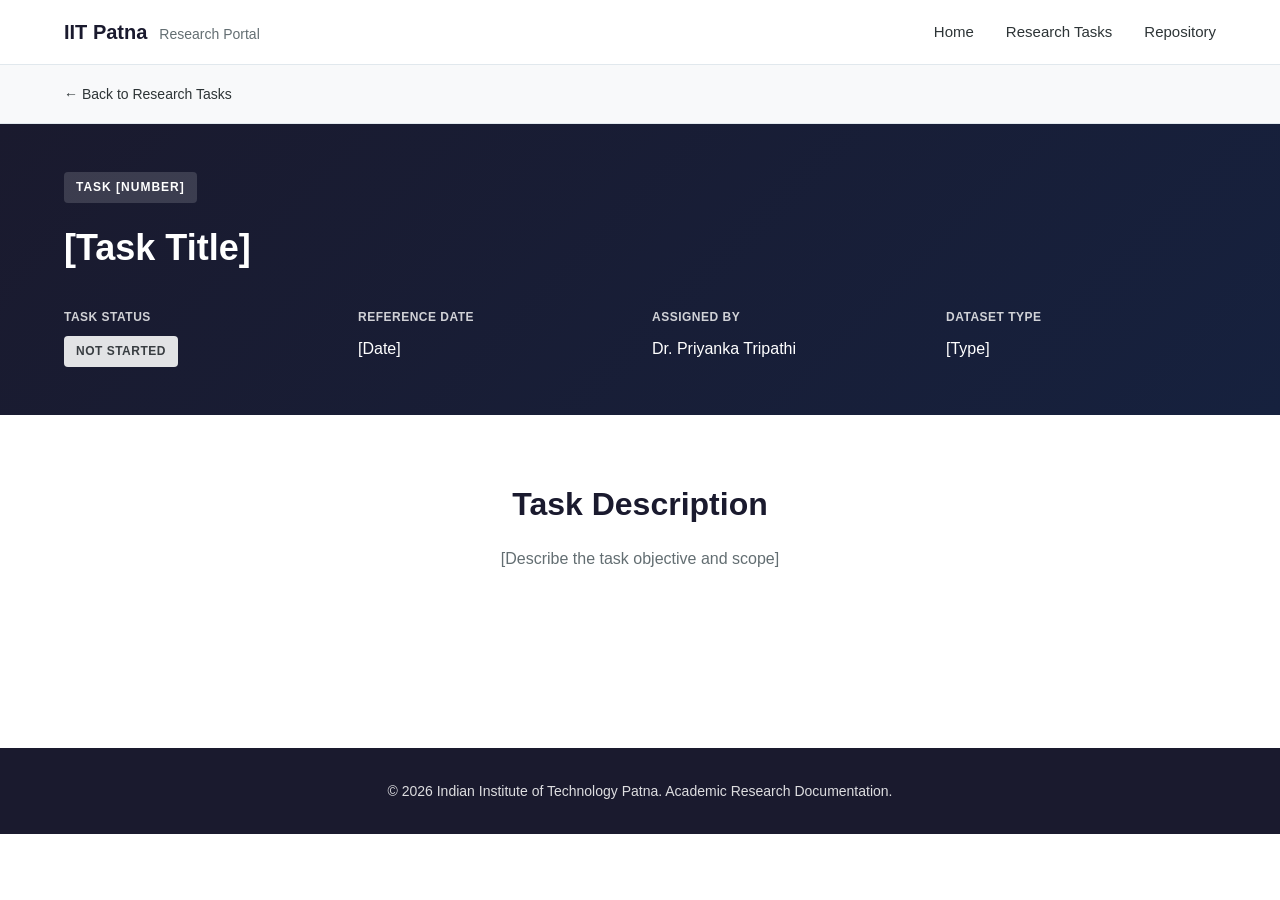
<file: tasks/task-template/index.html>
<!DOCTYPE html>
<html lang="en">
<head>
    <meta charset="UTF-8">
    <meta name="viewport" content="width=device-width, initial-scale=1.0">
    <title>Task [NUMBER] – [TITLE] | IIT Patna Research</title>
    <link rel="stylesheet" href="../../assets/css/main.css">
    <link rel="stylesheet" href="../../assets/css/task.css">
</head>
<body>
    <nav class="navbar">
        <div class="container">
            <div class="nav-brand">
                <span class="nav-logo">IIT Patna</span>
                <span class="nav-title">Research Portal</span>
            </div>
            <ul class="nav-menu">
                <li><a href="../../index.html">Home</a></li>
                <li><a href="../../index.html#tasks">Research Tasks</a></li>
                <li><a href="https://github.com" target="_blank">Repository</a></li>
            </ul>
        </div>
    </nav>

    <div class="breadcrumb">
        <div class="container">
            <a href="../../index.html">← Back to Research Tasks</a>
        </div>
    </div>

    <section class="task-header-section">
        <div class="container">
            <div class="task-header-content">
                <span class="task-badge">TASK [NUMBER]</span>
                <h1 class="task-main-title">[Task Title]</h1>
                
                <div class="task-info-grid">
                    <div class="task-info-item">
                        <span class="info-label">Task Status</span>
                        <span class="info-value"><span class="task-status status-not-started">Not Started</span></span>
                    </div>
                    <div class="task-info-item">
                        <span class="info-label">Reference Date</span>
                        <span class="info-value">[Date]</span>
                    </div>
                    <div class="task-info-item">
                        <span class="info-label">Assigned By</span>
                        <span class="info-value">Dr. Priyanka Tripathi</span>
                    </div>
                    <div class="task-info-item">
                        <span class="info-label">Dataset Type</span>
                        <span class="info-value">[Type]</span>
                    </div>
                </div>
            </div>
        </div>
    </section>

    <section class="dataset-section">
        <div class="container">
            <div class="dataset-header">
                <h2 class="dataset-title">Task Description</h2>
                <p class="dataset-description">
                    [Describe the task objective and scope]
                </p>
            </div>

            <!-- Add your task-specific content here -->
            
        </div>
    </section>

    <footer class="footer">
        <div class="container">
            <p>&copy; 2026 Indian Institute of Technology Patna. Academic Research Documentation.</p>
        </div>
    </footer>
</body>
</html>
</file>
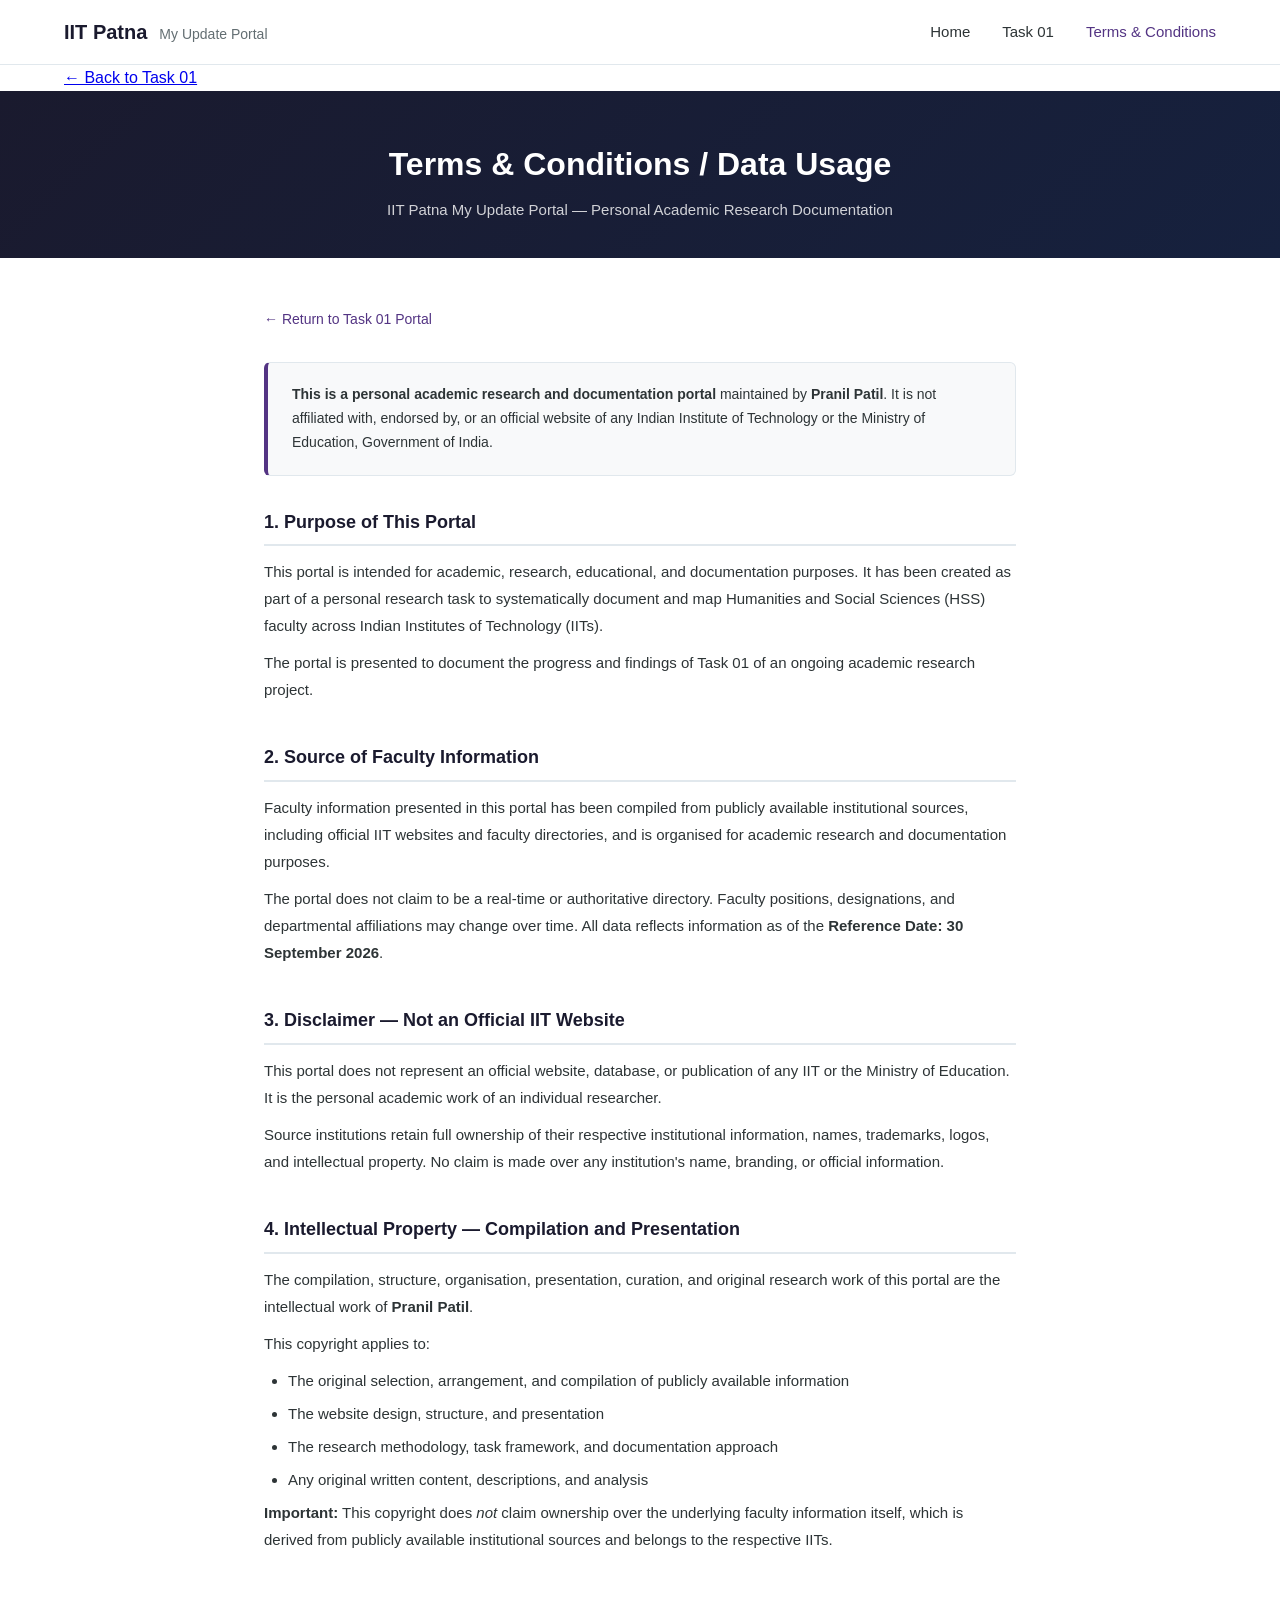
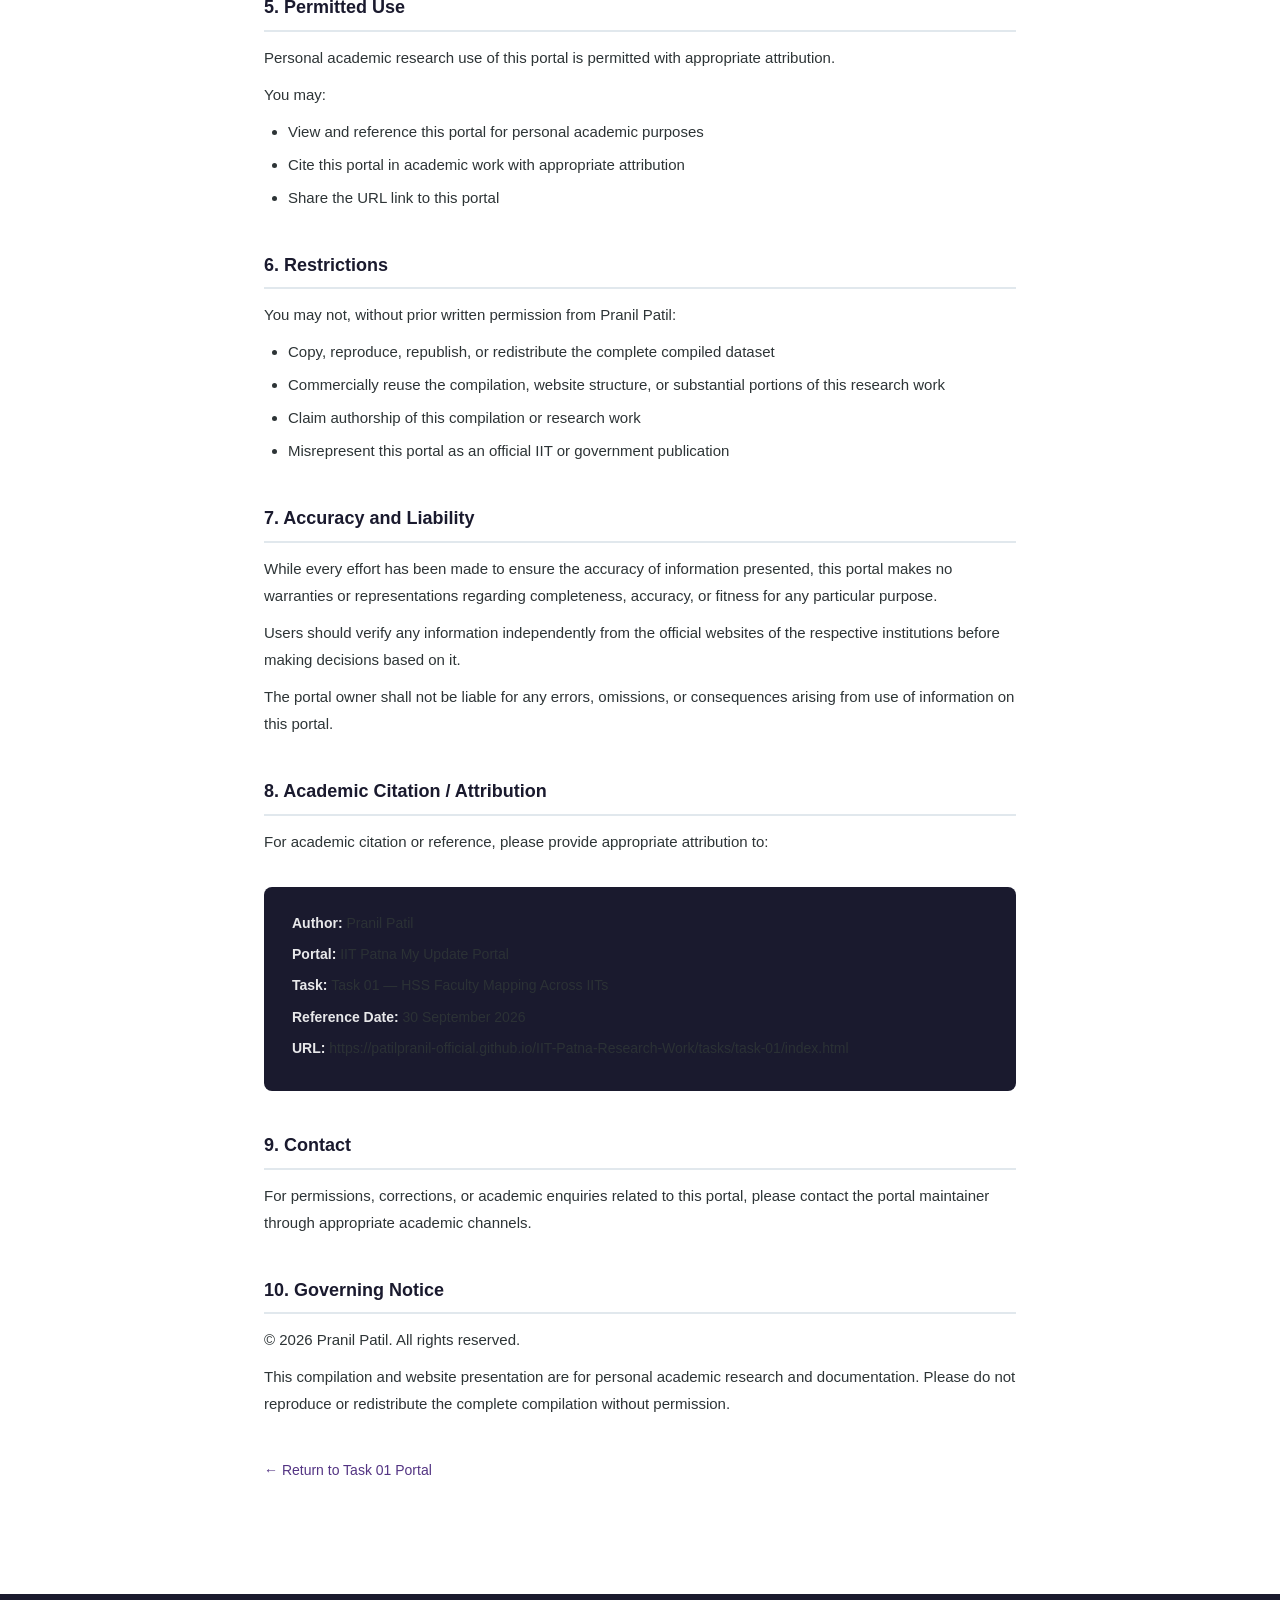
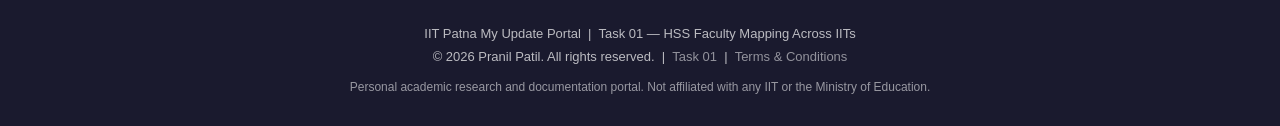
<file: tasks/task-01/terms.html>
<!DOCTYPE html>
<html lang="en">
<head>
    <meta charset="UTF-8">
    <meta name="viewport" content="width=device-width, initial-scale=1.0">
    <title>Terms &amp; Conditions / Data Usage | IIT Patna My Update Portal</title>
    <link rel="stylesheet" href="../../tasks/assets/css/main.css">
    <style>
        .terms-hero {
            background: linear-gradient(135deg, #1a1a2e 0%, #16213e 100%);
            color: white;
            padding: 48px 0 36px;
            text-align: center;
        }
        .terms-hero h1 {
            font-size: 32px;
            font-weight: 700;
            margin-bottom: 8px;
        }
        .terms-hero p {
            font-size: 15px;
            opacity: 0.8;
        }

        .terms-body {
            max-width: 800px;
            margin: 0 auto;
            padding: 48px 24px 80px;
        }

        .terms-section {
            margin-bottom: 40px;
        }
        .terms-section h2 {
            font-size: 18px;
            font-weight: 700;
            color: #1a1a2e;
            margin-bottom: 12px;
            padding-bottom: 8px;
            border-bottom: 2px solid #e1e8ed;
        }
        .terms-section p,
        .terms-section li {
            font-size: 15px;
            color: #2d3436;
            line-height: 1.8;
            margin-bottom: 10px;
        }
        .terms-section ul {
            padding-left: 24px;
        }
        .terms-section ul li {
            margin-bottom: 6px;
        }

        .notice-box {
            background: #f8f9fa;
            border: 1px solid #e1e8ed;
            border-left: 4px solid #533483;
            border-radius: 6px;
            padding: 20px 24px;
            margin-bottom: 32px;
        }
        .notice-box p {
            font-size: 14px;
            color: #2d3436;
            line-height: 1.7;
            margin-bottom: 6px;
        }
        .notice-box p:last-child { margin-bottom: 0; }

        .attribution-block {
            background: #1a1a2e;
            color: white;
            border-radius: 8px;
            padding: 24px 28px;
            margin-top: 32px;
        }
        .attribution-block p {
            font-size: 14px;
            line-height: 1.8;
            opacity: 0.9;
            margin-bottom: 6px;
        }
        .attribution-block strong {
            color: white;
        }

        .back-link {
            display: inline-block;
            margin-bottom: 32px;
            color: #533483;
            text-decoration: none;
            font-size: 14px;
            font-weight: 500;
        }
        .back-link:hover { text-decoration: underline; }

        /* Footer */
        .portal-footer {
            background: #1a1a2e;
            color: white;
            padding: 28px 0;
            text-align: center;
        }
        .portal-footer p {
            font-size: 13px;
            opacity: 0.7;
            line-height: 1.8;
        }
        .portal-footer a {
            color: rgba(255,255,255,0.75);
            text-decoration: none;
        }
        .portal-footer a:hover {
            text-decoration: underline;
            color: white;
        }
    </style>
</head>
<body>

    <!-- NAVBAR -->
    <nav class="navbar" role="navigation" aria-label="Main navigation">
        <div class="container">
            <div class="nav-brand">
                <span class="nav-logo">IIT Patna</span>
                <span class="nav-title">My Update Portal</span>
            </div>
            <ul class="nav-menu">
                <li><a href="../../index.html">Home</a></li>
                <li><a href="./index.html">Task 01</a></li>
                <li><a href="./terms.html" class="active">Terms &amp; Conditions</a></li>
            </ul>
        </div>
    </nav>

    <!-- BREADCRUMB -->
    <div class="breadcrumb">
        <div class="container">
            <a href="./index.html">← Back to Task 01</a>
        </div>
    </div>

    <!-- HERO -->
    <header class="terms-hero">
        <div class="container">
            <h1>Terms &amp; Conditions / Data Usage</h1>
            <p>IIT Patna My Update Portal — Personal Academic Research Documentation</p>
        </div>
    </header>

    <!-- TERMS BODY -->
    <main class="terms-body" aria-label="Terms and conditions content">

        <a href="./index.html" class="back-link">← Return to Task 01 Portal</a>

        <div class="notice-box">
            <p>
                <strong>This is a personal academic research and documentation portal</strong>
                maintained by <strong>Pranil Patil</strong>.
                It is not affiliated with, endorsed by, or an official website of any
                Indian Institute of Technology or the Ministry of Education, Government of India.
            </p>
        </div>

        <div class="terms-section">
            <h2>1. Purpose of This Portal</h2>
            <p>
                This portal is intended for academic, research, educational, and documentation purposes.
                It has been created as part of a personal research task to systematically document and
                map Humanities and Social Sciences (HSS) faculty across Indian Institutes of Technology (IITs).
            </p>
            <p>
                The portal is presented to document the progress and findings of Task 01 of an ongoing
                academic research project.
            </p>
        </div>

        <div class="terms-section">
            <h2>2. Source of Faculty Information</h2>
            <p>
                Faculty information presented in this portal has been compiled from publicly available
                institutional sources, including official IIT websites and faculty directories, and is
                organised for academic research and documentation purposes.
            </p>
            <p>
                The portal does not claim to be a real-time or authoritative directory. Faculty
                positions, designations, and departmental affiliations may change over time.
                All data reflects information as of the <strong>Reference Date: 30 September 2026</strong>.
            </p>
        </div>

        <div class="terms-section">
            <h2>3. Disclaimer — Not an Official IIT Website</h2>
            <p>
                This portal does not represent an official website, database, or publication of any
                IIT or the Ministry of Education. It is the personal academic work of an individual
                researcher.
            </p>
            <p>
                Source institutions retain full ownership of their respective institutional information,
                names, trademarks, logos, and intellectual property. No claim is made over any
                institution's name, branding, or official information.
            </p>
        </div>

        <div class="terms-section">
            <h2>4. Intellectual Property — Compilation and Presentation</h2>
            <p>
                The compilation, structure, organisation, presentation, curation, and original research
                work of this portal are the intellectual work of <strong>Pranil Patil</strong>.
            </p>
            <p>
                This copyright applies to:
            </p>
            <ul>
                <li>The original selection, arrangement, and compilation of publicly available information</li>
                <li>The website design, structure, and presentation</li>
                <li>The research methodology, task framework, and documentation approach</li>
                <li>Any original written content, descriptions, and analysis</li>
            </ul>
            <p>
                <strong>Important:</strong> This copyright does <em>not</em> claim ownership over the
                underlying faculty information itself, which is derived from publicly available
                institutional sources and belongs to the respective IITs.
            </p>
        </div>

        <div class="terms-section">
            <h2>5. Permitted Use</h2>
            <p>
                Personal academic research use of this portal is permitted with appropriate attribution.
            </p>
            <p>
                You may:
            </p>
            <ul>
                <li>View and reference this portal for personal academic purposes</li>
                <li>Cite this portal in academic work with appropriate attribution</li>
                <li>Share the URL link to this portal</li>
            </ul>
        </div>

        <div class="terms-section">
            <h2>6. Restrictions</h2>
            <p>
                You may not, without prior written permission from Pranil Patil:
            </p>
            <ul>
                <li>Copy, reproduce, republish, or redistribute the complete compiled dataset</li>
                <li>Commercially reuse the compilation, website structure, or substantial portions of this research work</li>
                <li>Claim authorship of this compilation or research work</li>
                <li>Misrepresent this portal as an official IIT or government publication</li>
            </ul>
        </div>

        <div class="terms-section">
            <h2>7. Accuracy and Liability</h2>
            <p>
                While every effort has been made to ensure the accuracy of information presented,
                this portal makes no warranties or representations regarding completeness, accuracy,
                or fitness for any particular purpose.
            </p>
            <p>
                Users should verify any information independently from the official websites of
                the respective institutions before making decisions based on it.
            </p>
            <p>
                The portal owner shall not be liable for any errors, omissions, or consequences
                arising from use of information on this portal.
            </p>
        </div>

        <div class="terms-section">
            <h2>8. Academic Citation / Attribution</h2>
            <p>
                For academic citation or reference, please provide appropriate attribution to:
            </p>
            <div class="attribution-block">
                <p><strong>Author:</strong> Pranil Patil</p>
                <p><strong>Portal:</strong> IIT Patna My Update Portal</p>
                <p><strong>Task:</strong> Task 01 — HSS Faculty Mapping Across IITs</p>
                <p><strong>Reference Date:</strong> 30 September 2026</p>
                <p><strong>URL:</strong> https://patilpranil-official.github.io/IIT-Patna-Research-Work/tasks/task-01/index.html</p>
            </div>
        </div>

        <div class="terms-section">
            <h2>9. Contact</h2>
            <p>
                For permissions, corrections, or academic enquiries related to this portal,
                please contact the portal maintainer through appropriate academic channels.
            </p>
        </div>

        <div class="terms-section">
            <h2>10. Governing Notice</h2>
            <p>
                © 2026 Pranil Patil. All rights reserved.
            </p>
            <p>
                This compilation and website presentation are for personal academic research
                and documentation. Please do not reproduce or redistribute the complete
                compilation without permission.
            </p>
        </div>

        <a href="./index.html" class="back-link">← Return to Task 01 Portal</a>

    </main>

    <!-- FOOTER -->
    <footer class="portal-footer" role="contentinfo">
        <div class="container">
            <p>IIT Patna My Update Portal &nbsp;|&nbsp; Task 01 — HSS Faculty Mapping Across IITs</p>
            <p>© 2026 Pranil Patil. All rights reserved. &nbsp;|&nbsp;
                <a href="./index.html">Task 01</a> &nbsp;|&nbsp;
                <a href="./terms.html">Terms &amp; Conditions</a>
            </p>
            <p style="margin-top: 8px; font-size: 12px; opacity: 0.55;">
                Personal academic research and documentation portal. Not affiliated with any IIT or the Ministry of Education.
            </p>
        </div>
    </footer>

</body>
</html>
</file>
<file: assets/css/main.css>
* {
    margin: 0;
    padding: 0;
    box-sizing: border-box;
}

:root {
    --primary: #1a1a2e;
    --secondary: #16213e;
    --accent: #0f3460;
    --highlight: #533483;
    --text: #2d3436;
    --text-light: #636e72;
    --bg: #ffffff;
    --bg-light: #f8f9fa;
    --border: #e1e8ed;
    --success: #00b894;
    --warning: #fdcb6e;
    --info: #0984e3;
    --shadow: rgba(0, 0, 0, 0.08);
}

body {
    font-family: -apple-system, BlinkMacSystemFont, 'Segoe UI', Roboto, 'Helvetica Neue', Arial, sans-serif;
    color: var(--text);
    background: var(--bg);
    line-height: 1.6;
}

.container {
    max-width: 1200px;
    margin: 0 auto;
    padding: 0 24px;
}

/* Navigation */
.navbar {
    background: var(--bg);
    border-bottom: 1px solid var(--border);
    position: sticky;
    top: 0;
    z-index: 100;
    backdrop-filter: blur(10px);
}

.navbar .container {
    display: flex;
    justify-content: space-between;
    align-items: center;
    padding: 16px 24px;
}

.nav-brand {
    display: flex;
    align-items: baseline;
    gap: 12px;
}

.nav-logo {
    font-size: 20px;
    font-weight: 700;
    color: var(--primary);
}

.nav-title {
    font-size: 14px;
    color: var(--text-light);
}

.nav-menu {
    display: flex;
    list-style: none;
    gap: 32px;
}

.nav-menu a {
    text-decoration: none;
    color: var(--text);
    font-size: 15px;
    font-weight: 500;
    transition: color 0.2s;
}

.nav-menu a:hover,
.nav-menu a.active {
    color: var(--highlight);
}

/* Hero */
.hero {
    background: linear-gradient(135deg, var(--primary) 0%, var(--secondary) 100%);
    color: white;
    padding: 80px 0;
    text-align: center;
}

.hero-title {
    font-size: 48px;
    font-weight: 700;
    margin-bottom: 8px;
}

.hero-subtitle {
    font-size: 28px;
    font-weight: 600;
    margin-bottom: 16px;
    opacity: 0.95;
}

.hero-description {
    font-size: 16px;
    max-width: 700px;
    margin: 0 auto;
    opacity: 0.85;
    line-height: 1.7;
}

/* Mentor Section */
.mentor-section {
    padding: 48px 0;
    background: var(--bg-light);
}

.mentor-card {
    background: var(--bg);
    border: 1px solid var(--border);
    border-radius: 8px;
    padding: 32px;
    max-width: 600px;
    margin: 0 auto;
}

.mentor-label {
    font-size: 12px;
    text-transform: uppercase;
    letter-spacing: 0.5px;
    color: var(--text-light);
    margin-bottom: 16px;
    font-weight: 600;
}

.mentor-name {
    font-size: 24px;
    font-weight: 700;
    color: var(--primary);
    margin-bottom: 8px;
}

.mentor-title {
    font-size: 16px;
    color: var(--text);
    margin-bottom: 4px;
}

.mentor-dept,
.mentor-inst {
    font-size: 15px;
    color: var(--text-light);
    margin-bottom: 2px;
}

/* Statistics */
.statistics {
    padding: 64px 0;
}

.section-title {
    font-size: 32px;
    font-weight: 700;
    text-align: center;
    margin-bottom: 48px;
    color: var(--primary);
}

.stats-grid {
    display: grid;
    grid-template-columns: repeat(auto-fit, minmax(220px, 1fr));
    gap: 24px;
}

.stat-card {
    background: var(--bg);
    border: 1px solid var(--border);
    border-radius: 8px;
    padding: 32px;
    text-align: center;
    transition: transform 0.2s, box-shadow 0.2s;
}

.stat-card:hover {
    transform: translateY(-4px);
    box-shadow: 0 8px 24px var(--shadow);
}

.stat-value {
    font-size: 40px;
    font-weight: 700;
    color: var(--highlight);
    margin-bottom: 8px;
}

.stat-label {
    font-size: 14px;
    color: var(--text-light);
    text-transform: uppercase;
    letter-spacing: 0.5px;
    font-weight: 600;
}

/* Tasks Section */
.tasks-section {
    padding: 64px 0;
    background: var(--bg-light);
}

.tasks-grid {
    display: grid;
    gap: 24px;
}

.task-card {
    background: var(--bg);
    border: 1px solid var(--border);
    border-radius: 8px;
    padding: 32px;
    transition: transform 0.2s, box-shadow 0.2s;
}

.task-card:hover {
    transform: translateY(-2px);
    box-shadow: 0 8px 24px var(--shadow);
}

.task-header {
    display: flex;
    justify-content: space-between;
    align-items: flex-start;
    margin-bottom: 16px;
    flex-wrap: wrap;
    gap: 16px;
}

.task-id {
    font-size: 12px;
    font-weight: 700;
    color: var(--text-light);
    text-transform: uppercase;
    letter-spacing: 1px;
}

.task-status {
    display: inline-block;
    padding: 6px 12px;
    border-radius: 4px;
    font-size: 12px;
    font-weight: 600;
    text-transform: uppercase;
    letter-spacing: 0.5px;
}

.status-in-progress {
    background: #fff3cd;
    color: #856404;
}

.status-completed {
    background: #d4edda;
    color: #155724;
}

.status-not-started {
    background: #e2e3e5;
    color: #383d41;
}

.status-under-review {
    background: #d1ecf1;
    color: #0c5460;
}

.task-title {
    font-size: 22px;
    font-weight: 700;
    color: var(--primary);
    margin-bottom: 12px;
}

.task-meta {
    display: flex;
    gap: 24px;
    margin-bottom: 16px;
    flex-wrap: wrap;
}

.task-meta-item {
    font-size: 14px;
    color: var(--text-light);
}

.task-meta-item strong {
    color: var(--text);
}

.task-description {
    font-size: 15px;
    color: var(--text);
    line-height: 1.7;
    margin-bottom: 24px;
}

.task-button {
    display: inline-flex;
    align-items: center;
    gap: 8px;
    padding: 12px 24px;
    background: var(--highlight);
    color: white;
    text-decoration: none;
    border-radius: 6px;
    font-weight: 600;
    font-size: 14px;
    transition: background 0.2s;
}

.task-button:hover {
    background: var(--secondary);
}

/* Footer */
.footer {
    background: var(--primary);
    color: white;
    text-align: center;
    padding: 32px 0;
    margin-top: 64px;
}

.footer p {
    opacity: 0.85;
    font-size: 14px;
}

/* Responsive */
@media (max-width: 768px) {
    .nav-menu {
        gap: 16px;
    }
    
    .hero-title {
        font-size: 36px;
    }
    
    .hero-subtitle {
        font-size: 22px;
    }
    
    .section-title {
        font-size: 28px;
    }
    
    .stats-grid {
        grid-template-columns: repeat(2, 1fr);
    }
    
    .stat-value {
        font-size: 32px;
    }
}

@media (max-width: 480px) {
    .hero {
        padding: 48px 0;
    }
    
    .hero-title {
        font-size: 28px;
    }
    
    .hero-subtitle {
        font-size: 18px;
    }
    
    .nav-brand {
        flex-direction: column;
        gap: 4px;
    }
    
    .stats-grid {
        grid-template-columns: 1fr;
    }
}
</file>
<file: assets/css/task.css>
/* Task Page Styles */

.breadcrumb {
    padding: 16px 0;
    background: var(--bg-light);
    border-bottom: 1px solid var(--border);
}

.breadcrumb a {
    color: var(--text);
    text-decoration: none;
    font-size: 14px;
    font-weight: 500;
    transition: color 0.2s;
}

.breadcrumb a:hover {
    color: var(--highlight);
}

.task-header-section {
    padding: 48px 0;
    background: linear-gradient(135deg, var(--primary) 0%, var(--secondary) 100%);
    color: white;
}

.task-badge {
    display: inline-block;
    padding: 6px 12px;
    background: rgba(255, 255, 255, 0.15);
    border-radius: 4px;
    font-size: 12px;
    font-weight: 700;
    letter-spacing: 1px;
    margin-bottom: 16px;
}

.task-main-title {
    font-size: 36px;
    font-weight: 700;
    margin-bottom: 32px;
}

.task-info-grid {
    display: grid;
    grid-template-columns: repeat(auto-fit, minmax(200px, 1fr));
    gap: 24px;
}

.task-info-item {
    display: flex;
    flex-direction: column;
    gap: 8px;
}

.info-label {
    font-size: 12px;
    text-transform: uppercase;
    letter-spacing: 0.5px;
    opacity: 0.8;
    font-weight: 600;
}

.info-value {
    font-size: 16px;
    font-weight: 500;
}

/* Dataset Section */
.dataset-section {
    padding: 64px 0;
}

.dataset-header {
    text-align: center;
    margin-bottom: 48px;
}

.dataset-title {
    font-size: 32px;
    font-weight: 700;
    color: var(--primary);
    margin-bottom: 16px;
}

.dataset-description {
    font-size: 16px;
    color: var(--text-light);
}

.dataset-actions {
    display: flex;
    justify-content: space-between;
    align-items: center;
    margin-bottom: 32px;
    gap: 16px;
    flex-wrap: wrap;
}

.search-box {
    flex: 1;
    min-width: 250px;
    max-width: 400px;
}

.search-input {
    width: 100%;
    padding: 12px 16px;
    border: 1px solid var(--border);
    border-radius: 6px;
    font-size: 15px;
    transition: border-color 0.2s;
}

.search-input:focus {
    outline: none;
    border-color: var(--highlight);
}

.action-buttons {
    display: flex;
    gap: 8px;
    flex-wrap: wrap;
}

.btn {
    padding: 10px 20px;
    border: none;
    border-radius: 6px;
    font-size: 14px;
    font-weight: 600;
    cursor: pointer;
    transition: all 0.2s;
    white-space: nowrap;
}

.btn-primary {
    background: var(--highlight);
    color: white;
}

.btn-primary:hover {
    background: var(--secondary);
    transform: translateY(-1px);
}

.btn-secondary {
    background: var(--bg);
    color: var(--text);
    border: 1px solid var(--border);
}

.btn-secondary:hover {
    background: var(--bg-light);
}

/* Table */
.table-container {
    background: var(--bg);
    border: 1px solid var(--border);
    border-radius: 8px;
    overflow: hidden;
    margin-bottom: 24px;
}

.data-table {
    width: 100%;
    border-collapse: collapse;
}

.data-table thead {
    background: var(--bg-light);
}

.data-table th {
    padding: 16px;
    text-align: left;
    font-weight: 600;
    font-size: 14px;
    color: var(--text);
    border-bottom: 2px solid var(--border);
    cursor: pointer;
    user-select: none;
    white-space: nowrap;
}

.data-table th:hover {
    background: var(--border);
}

.sort-icon {
    opacity: 0.4;
    margin-left: 4px;
}

.data-table tbody tr {
    border-bottom: 1px solid var(--border);
    transition: background 0.2s;
}

.data-table tbody tr:hover {
    background: var(--bg-light);
}

.data-table td {
    padding: 16px;
    font-size: 14px;
    color: var(--text);
}

.no-data {
    text-align: center;
}

.no-data-message {
    padding: 48px 24px;
}

.no-data-message p {
    margin-bottom: 8px;
    color: var(--text-light);
}

/* Pagination */
.pagination {
    display: flex;
    justify-content: center;
    gap: 8px;
    margin-top: 24px;
}

.pagination button {
    padding: 8px 16px;
    border: 1px solid var(--border);
    background: var(--bg);
    border-radius: 4px;
    cursor: pointer;
    transition: all 0.2s;
}

.pagination button:hover:not(:disabled) {
    background: var(--bg-light);
}

.pagination button.active {
    background: var(--highlight);
    color: white;
    border-color: var(--highlight);
}

.pagination button:disabled {
    opacity: 0.4;
    cursor: not-allowed;
}

/* Sources Section */
.sources-section {
    padding: 64px 0;
    background: var(--bg-light);
}

.sources-list {
    display: grid;
    gap: 16px;
}

.source-card {
    background: var(--bg);
    border: 1px solid var(--border);
    border-radius: 8px;
    padding: 24px;
}

.source-title {
    font-size: 16px;
    font-weight: 600;
    color: var(--primary);
    margin-bottom: 8px;
}

.source-meta {
    display: flex;
    gap: 16px;
    flex-wrap: wrap;
    font-size: 14px;
    color: var(--text-light);
}

.source-link {
    color: var(--highlight);
    text-decoration: none;
}

.source-link:hover {
    text-decoration: underline;
}

.placeholder-text {
    text-align: center;
    color: var(--text-light);
    padding: 48px 24px;
}

/* Responsive Table */
@media (max-width: 768px) {
    .dataset-actions {
        flex-direction: column;
        align-items: stretch;
    }
    
    .search-box {
        max-width: 100%;
    }
    
    .action-buttons {
        width: 100%;
    }
    
    .action-buttons .btn {
        flex: 1;
    }
    
    .table-container {
        overflow-x: auto;
    }
    
    .data-table {
        min-width: 800px;
    }
    
    .task-main-title {
        font-size: 28px;
    }
}

/* Print Styles */
@media print {
    .navbar,
    .breadcrumb,
    .dataset-actions,
    .footer {
        display: none;
    }
    
    .task-header-section {
        background: white;
        color: black;
        border-bottom: 2px solid black;
    }
    
    .data-table {
        border: 1px solid black;
    }
    
    .data-table th,
    .data-table td {
        border: 1px solid black;
    }
}
</file>
<file: tasks/assets/css/main.css>
* {
    margin: 0;
    padding: 0;
    box-sizing: border-box;
}

:root {
    --primary: #1a1a2e;
    --secondary: #16213e;
    --accent: #0f3460;
    --highlight: #533483;
    --text: #2d3436;
    --text-light: #636e72;
    --bg: #ffffff;
    --bg-light: #f8f9fa;
    --border: #e1e8ed;
    --success: #00b894;
    --warning: #fdcb6e;
    --info: #0984e3;
    --shadow: rgba(0, 0, 0, 0.08);
}

body {
    font-family: -apple-system, BlinkMacSystemFont, 'Segoe UI', Roboto, 'Helvetica Neue', Arial, sans-serif;
    color: var(--text);
    background: var(--bg);
    line-height: 1.6;
}

.container {
    max-width: 1200px;
    margin: 0 auto;
    padding: 0 24px;
}

/* Navigation */
.navbar {
    background: var(--bg);
    border-bottom: 1px solid var(--border);
    position: sticky;
    top: 0;
    z-index: 100;
    backdrop-filter: blur(10px);
}

.navbar .container {
    display: flex;
    justify-content: space-between;
    align-items: center;
    padding: 16px 24px;
}

.nav-brand {
    display: flex;
    align-items: baseline;
    gap: 12px;
}

.nav-logo {
    font-size: 20px;
    font-weight: 700;
    color: var(--primary);
}

.nav-title {
    font-size: 14px;
    color: var(--text-light);
}

.nav-menu {
    display: flex;
    list-style: none;
    gap: 32px;
}

.nav-menu a {
    text-decoration: none;
    color: var(--text);
    font-size: 15px;
    font-weight: 500;
    transition: color 0.2s;
}

.nav-menu a:hover,
.nav-menu a.active {
    color: var(--highlight);
}

/* Hero */
.hero {
    background: linear-gradient(135deg, var(--primary) 0%, var(--secondary) 100%);
    color: white;
    padding: 80px 0;
    text-align: center;
}

.hero-title {
    font-size: 48px;
    font-weight: 700;
    margin-bottom: 8px;
}

.hero-subtitle {
    font-size: 28px;
    font-weight: 600;
    margin-bottom: 16px;
    opacity: 0.95;
}

.hero-description {
    font-size: 16px;
    max-width: 700px;
    margin: 0 auto;
    opacity: 0.85;
    line-height: 1.7;
}

/* Mentor Section */
.mentor-section {
    padding: 48px 0;
    background: var(--bg-light);
}

.mentor-card {
    background: var(--bg);
    border: 1px solid var(--border);
    border-radius: 8px;
    padding: 32px;
    max-width: 600px;
    margin: 0 auto;
}

.mentor-label {
    font-size: 12px;
    text-transform: uppercase;
    letter-spacing: 0.5px;
    color: var(--text-light);
    margin-bottom: 16px;
    font-weight: 600;
}

.mentor-name {
    font-size: 24px;
    font-weight: 700;
    color: var(--primary);
    margin-bottom: 8px;
}

.mentor-title {
    font-size: 16px;
    color: var(--text);
    margin-bottom: 4px;
}

.mentor-dept,
.mentor-inst {
    font-size: 15px;
    color: var(--text-light);
    margin-bottom: 2px;
}

/* Statistics */
.statistics {
    padding: 64px 0;
}

.section-title {
    font-size: 32px;
    font-weight: 700;
    text-align: center;
    margin-bottom: 48px;
    color: var(--primary);
}

.stats-grid {
    display: grid;
    grid-template-columns: repeat(auto-fit, minmax(220px, 1fr));
    gap: 24px;
}

.stat-card {
    background: var(--bg);
    border: 1px solid var(--border);
    border-radius: 8px;
    padding: 32px;
    text-align: center;
    transition: transform 0.2s, box-shadow 0.2s;
}

.stat-card:hover {
    transform: translateY(-4px);
    box-shadow: 0 8px 24px var(--shadow);
}

.stat-value {
    font-size: 40px;
    font-weight: 700;
    color: var(--highlight);
    margin-bottom: 8px;
}

.stat-label {
    font-size: 14px;
    color: var(--text-light);
    text-transform: uppercase;
    letter-spacing: 0.5px;
    font-weight: 600;
}

/* Tasks Section */
.tasks-section {
    padding: 64px 0;
    background: var(--bg-light);
}

.tasks-grid {
    display: grid;
    gap: 24px;
}

.task-card {
    background: var(--bg);
    border: 1px solid var(--border);
    border-radius: 8px;
    padding: 32px;
    transition: transform 0.2s, box-shadow 0.2s;
}

.task-card:hover {
    transform: translateY(-2px);
    box-shadow: 0 8px 24px var(--shadow);
}

.task-header {
    display: flex;
    justify-content: space-between;
    align-items: flex-start;
    margin-bottom: 16px;
    flex-wrap: wrap;
    gap: 16px;
}

.task-id {
    font-size: 12px;
    font-weight: 700;
    color: var(--text-light);
    text-transform: uppercase;
    letter-spacing: 1px;
}

.task-status {
    display: inline-block;
    padding: 6px 12px;
    border-radius: 4px;
    font-size: 12px;
    font-weight: 600;
    text-transform: uppercase;
    letter-spacing: 0.5px;
}

.status-in-progress {
    background: #fff3cd;
    color: #856404;
}

.status-completed {
    background: #d4edda;
    color: #155724;
}

.status-not-started {
    background: #e2e3e5;
    color: #383d41;
}

.status-under-review {
    background: #d1ecf1;
    color: #0c5460;
}

.task-title {
    font-size: 22px;
    font-weight: 700;
    color: var(--primary);
    margin-bottom: 12px;
}

.task-meta {
    display: flex;
    gap: 24px;
    margin-bottom: 16px;
    flex-wrap: wrap;
}

.task-meta-item {
    font-size: 14px;
    color: var(--text-light);
}

.task-meta-item strong {
    color: var(--text);
}

.task-description {
    font-size: 15px;
    color: var(--text);
    line-height: 1.7;
    margin-bottom: 24px;
}

.task-button {
    display: inline-flex;
    align-items: center;
    gap: 8px;
    padding: 12px 24px;
    background: var(--highlight);
    color: white;
    text-decoration: none;
    border-radius: 6px;
    font-weight: 600;
    font-size: 14px;
    transition: background 0.2s;
}

.task-button:hover {
    background: var(--secondary);
}

/* Footer */
.footer {
    background: var(--primary);
    color: white;
    text-align: center;
    padding: 32px 0;
    margin-top: 64px;
}

.footer p {
    opacity: 0.85;
    font-size: 14px;
}

/* Responsive */
@media (max-width: 768px) {
    .nav-menu {
        gap: 16px;
    }
    
    .hero-title {
        font-size: 36px;
    }
    
    .hero-subtitle {
        font-size: 22px;
    }
    
    .section-title {
        font-size: 28px;
    }
    
    .stats-grid {
        grid-template-columns: repeat(2, 1fr);
    }
    
    .stat-value {
        font-size: 32px;
    }
}

@media (max-width: 480px) {
    .hero {
        padding: 48px 0;
    }
    
    .hero-title {
        font-size: 28px;
    }
    
    .hero-subtitle {
        font-size: 18px;
    }
    
    .nav-brand {
        flex-direction: column;
        gap: 4px;
    }
    
    .stats-grid {
        grid-template-columns: 1fr;
    }
}
</file>
